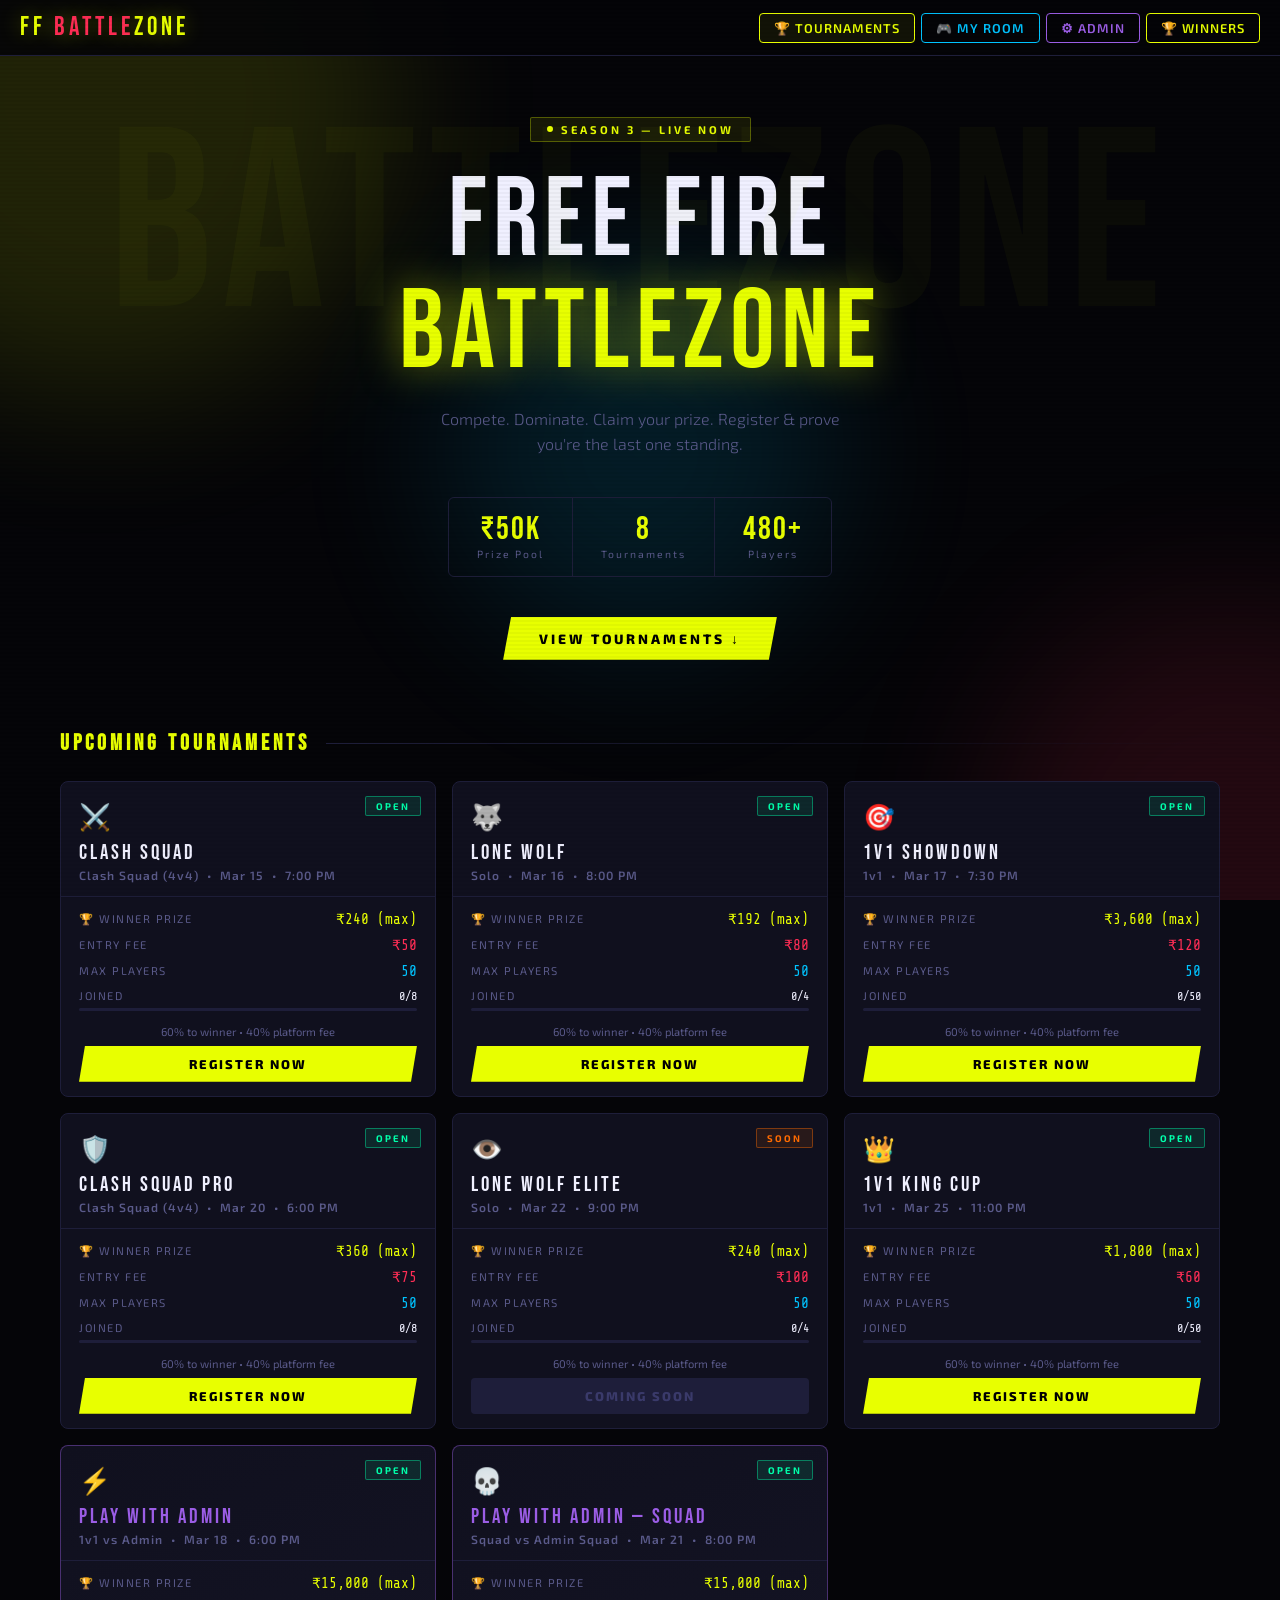
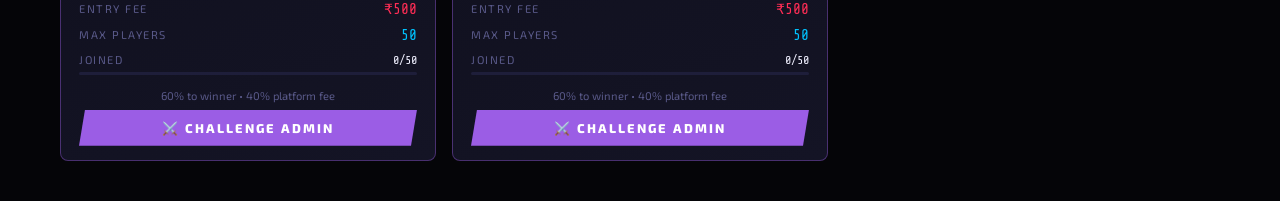
<file: index.html>
<!DOCTYPE html>
<html lang="en">
<head>
<meta charset="UTF-8">
<meta name="viewport" content="width=device-width, initial-scale=1.0">
<title>FF BATTLEZONE</title>
<link href="https://fonts.googleapis.com/css2?family=Bebas+Neue&family=Exo+2:wght@300;400;600;700;800&family=Share+Tech+Mono&display=swap" rel="stylesheet">
<style>
*{margin:0;padding:0;box-sizing:border-box;}
:root{
  --bg:#050508;
  --surface:#0c0c14;
  --card:#10101e;
  --card2:#14142a;
  --border:#1e1e3a;
  --accent:#e8ff00;
  --accent2:#ff2d55;
  --blue:#00c3ff;
  --green:#00ffaa;
  --orange:#ff6b00;
  --purple:#9b5de5;
  --text:#f0f0ff;
  --muted:#5a5a8a;
  --muted2:#3a3a6a;
}
body{background:var(--bg);color:var(--text);font-family:'Exo 2',sans-serif;min-height:100vh;overflow-x:hidden;}

/* scanline overlay */
body::after{content:'';position:fixed;inset:0;background:repeating-linear-gradient(0deg,transparent,transparent 2px,rgba(0,0,0,.03) 2px,rgba(0,0,0,.03) 4px);pointer-events:none;z-index:9999;}

/* animated bg */
.bg-fx{position:fixed;inset:0;z-index:0;overflow:hidden;}
.bg-fx span{position:absolute;border-radius:50%;filter:blur(80px);opacity:.12;}
.bg-fx span:nth-child(1){width:600px;height:600px;background:#e8ff00;top:-200px;left:-200px;animation:drift1 12s ease-in-out infinite alternate;}
.bg-fx span:nth-child(2){width:500px;height:500px;background:#ff2d55;bottom:-200px;right:-200px;animation:drift2 10s ease-in-out infinite alternate;}
.bg-fx span:nth-child(3){width:400px;height:400px;background:#00c3ff;top:50%;left:50%;transform:translate(-50%,-50%);animation:drift3 14s ease-in-out infinite alternate;}
@keyframes drift1{to{transform:translate(100px,100px);}}
@keyframes drift2{to{transform:translate(-80px,-80px);}}
@keyframes drift3{to{transform:translate(60px,-60px);}}

/* NAV */
nav{position:fixed;top:0;left:0;right:0;z-index:1000;height:56px;display:flex;align-items:center;justify-content:space-between;padding:0 20px;background:rgba(5,5,8,.9);border-bottom:1px solid var(--border);backdrop-filter:blur(20px);}
.nav-logo{font-family:'Bebas Neue',sans-serif;font-size:1.6rem;letter-spacing:4px;color:var(--accent);text-shadow:0 0 20px rgba(232,255,0,.4);}
.nav-logo em{color:var(--accent2);font-style:normal;}
.nav-links{display:flex;gap:6px;}
.nav-btn{background:transparent;border:1px solid var(--border);color:var(--muted);padding:6px 14px;border-radius:4px;cursor:pointer;font-family:'Exo 2',sans-serif;font-size:.8rem;font-weight:600;letter-spacing:1px;transition:.2s;text-transform:uppercase;}
.nav-btn:hover,.nav-btn.active{border-color:var(--accent);color:var(--accent);background:rgba(232,255,0,.06);}
.nav-btn.admin-btn{border-color:var(--purple);color:var(--purple);}
.nav-btn.admin-btn:hover{background:rgba(155,93,229,.1);}
.nav-btn.myroom-btn{border-color:var(--blue);color:var(--blue);}
.nav-btn.myroom-btn:hover{background:rgba(0,195,255,.1);}

/* PAGES */
.page{display:none;position:relative;z-index:1;padding-top:56px;min-height:100vh;}
.page.active{display:block;}

/* ── HOME ── */
.hero{text-align:center;padding:60px 20px 50px;position:relative;}
.hero::before{content:'BATTLEZONE';position:absolute;top:20px;left:50%;transform:translateX(-50%);font-family:'Bebas Neue',sans-serif;font-size:clamp(6rem,20vw,18rem);color:rgba(232,255,0,.03);letter-spacing:10px;white-space:nowrap;pointer-events:none;user-select:none;}
.season-tag{display:inline-flex;align-items:center;gap:8px;background:rgba(232,255,0,.08);border:1px solid rgba(232,255,0,.3);color:var(--accent);font-size:.7rem;letter-spacing:3px;padding:5px 16px;border-radius:2px;margin-bottom:24px;font-weight:700;}
.season-tag .dot{width:6px;height:6px;background:var(--accent);border-radius:50%;animation:pulse 1.5s infinite;}
@keyframes pulse{0%,100%{opacity:1}50%{opacity:.3}}
.hero-title{font-family:'Bebas Neue',sans-serif;font-size:clamp(3rem,10vw,7rem);letter-spacing:6px;line-height:1;margin-bottom:8px;}
.hero-title .t1{color:var(--text);}
.hero-title .t2{color:var(--accent);text-shadow:0 0 40px rgba(232,255,0,.5);}
.hero-sub{color:var(--muted);font-size:1rem;font-weight:300;max-width:420px;margin:16px auto 40px;line-height:1.6;}
.hero-stats{display:inline-flex;gap:0;border:1px solid var(--border);border-radius:6px;overflow:hidden;margin-bottom:40px;}
.hstat{padding:16px 28px;text-align:center;border-right:1px solid var(--border);}
.hstat:last-child{border-right:none;}
.hstat-val{font-family:'Bebas Neue',sans-serif;font-size:2rem;color:var(--accent);letter-spacing:2px;line-height:1;}
.hstat-lbl{font-size:.65rem;color:var(--muted);letter-spacing:2px;margin-top:2px;}
.scroll-btn{background:var(--accent);color:#000;border:none;padding:13px 36px;font-family:'Exo 2',sans-serif;font-size:.85rem;font-weight:800;letter-spacing:3px;cursor:pointer;clip-path:polygon(8px 0%,100% 0%,calc(100% - 8px) 100%,0% 100%);transition:.2s;text-transform:uppercase;}
.scroll-btn:hover{background:#fff;transform:translateY(-2px);}

.sec-head{display:flex;align-items:center;gap:16px;margin-bottom:24px;}
.sec-head h2{font-family:'Bebas Neue',sans-serif;font-size:1.4rem;letter-spacing:4px;color:var(--accent);}
.sec-head::after{content:'';flex:1;height:1px;background:linear-gradient(90deg,var(--border),transparent);}

section.wrap{max-width:1200px;margin:0 auto;padding:20px 20px 40px;}

/* CARDS */
.grid{display:grid;grid-template-columns:repeat(auto-fill,minmax(290px,1fr));gap:16px;}
.tcard{background:var(--card);border:1px solid var(--border);border-radius:8px;overflow:hidden;cursor:pointer;transition:.25s;position:relative;}
.tcard::before{content:'';position:absolute;top:0;left:0;right:0;height:2px;background:linear-gradient(90deg,transparent,var(--accent),transparent);opacity:0;transition:.25s;}
.tcard:hover{border-color:rgba(232,255,0,.3);transform:translateY(-4px);box-shadow:0 12px 40px rgba(0,0,0,.5);}
.tcard:hover::before{opacity:1;}
.tcard.admin-card{border-color:rgba(155,93,229,.4);background:linear-gradient(160deg,#10101e,#141425);}
.tcard.admin-card::before{background:linear-gradient(90deg,transparent,var(--purple),transparent);}
.tcard.admin-card:hover{border-color:rgba(155,93,229,.7);box-shadow:0 12px 40px rgba(155,93,229,.2);}

.tc-top{padding:18px 18px 14px;position:relative;border-bottom:1px solid var(--border);}
.tc-badge{position:absolute;top:14px;right:14px;font-size:.6rem;font-weight:700;letter-spacing:2px;padding:3px 10px;border-radius:2px;text-transform:uppercase;}
.badge-open{background:rgba(0,255,170,.1);border:1px solid rgba(0,255,170,.4);color:var(--green);}
.badge-full{background:rgba(255,45,85,.1);border:1px solid rgba(255,45,85,.4);color:var(--accent2);}
.badge-soon{background:rgba(255,107,0,.1);border:1px solid rgba(255,107,0,.4);color:var(--orange);}
.tc-icon{font-size:1.6rem;margin-bottom:8px;display:block;}
.tc-name{font-family:'Bebas Neue',sans-serif;font-size:1.3rem;letter-spacing:3px;color:var(--text);margin-bottom:3px;}
.tcard.admin-card .tc-name{color:var(--purple);}
.tc-mode{font-size:.75rem;color:var(--muted);font-weight:600;letter-spacing:1px;}

.tc-body{padding:14px 18px;}
.tc-row{display:flex;justify-content:space-between;align-items:center;margin-bottom:10px;}
.tc-lbl{font-size:.7rem;color:var(--muted);letter-spacing:1.5px;text-transform:uppercase;}
.tc-val{font-family:'Share Tech Mono',monospace;font-size:.9rem;}
.tc-val.gold{color:var(--accent);}
.tc-val.red{color:var(--accent2);}
.tc-val.purple{color:var(--purple);}

.slots-wrap{margin-bottom:14px;}
.slots-info{display:flex;justify-content:space-between;margin-bottom:5px;}
.slots-bar{height:3px;background:var(--border);border-radius:2px;overflow:hidden;}
.slots-fill{height:100%;border-radius:2px;background:linear-gradient(90deg,var(--accent2),var(--accent));}

.reg-btn{width:100%;background:var(--accent);color:#000;border:none;padding:10px;font-family:'Exo 2',sans-serif;font-size:.8rem;font-weight:800;letter-spacing:2px;cursor:pointer;clip-path:polygon(6px 0%,100% 0%,calc(100% - 6px) 100%,0% 100%);transition:.2s;text-transform:uppercase;}
.reg-btn:hover{background:#fff;}
.reg-btn:disabled{background:var(--border);color:var(--muted2);cursor:not-allowed;clip-path:none;border-radius:4px;}
.reg-btn.purple-btn{background:var(--purple);color:#fff;}
.reg-btn.purple-btn:hover{background:#b47df5;}

/* ── MODAL ── */
.overlay{display:none;position:fixed;inset:0;background:rgba(0,0,0,.85);z-index:2000;align-items:center;justify-content:center;padding:16px;backdrop-filter:blur(8px);}
.overlay.open{display:flex;}
.modal{background:var(--surface);border:1px solid var(--border);border-radius:10px;width:100%;max-width:460px;overflow:hidden;max-height:90vh;display:flex;flex-direction:column;animation:popIn .25s cubic-bezier(.175,.885,.32,1.275);}
@keyframes popIn{from{transform:scale(.9);opacity:0}to{transform:scale(1);opacity:1}}
.modal-hd{padding:18px 22px;border-bottom:1px solid var(--border);display:flex;justify-content:space-between;align-items:center;flex-shrink:0;background:linear-gradient(135deg,rgba(232,255,0,.05),transparent);}
.modal-hd h2{font-family:'Bebas Neue',sans-serif;font-size:1.1rem;letter-spacing:3px;color:var(--accent);}
.modal-x{background:none;border:none;color:var(--muted);font-size:1.4rem;cursor:pointer;line-height:1;padding:2px 6px;}
.modal-x:hover{color:var(--accent2);}
.modal-bd{padding:22px;overflow-y:auto;}

/* FORMS */
.fg{margin-bottom:16px;}
.fg label{display:block;font-size:.7rem;letter-spacing:2px;color:var(--muted);margin-bottom:6px;text-transform:uppercase;}
.fg input,.fg select{width:100%;background:var(--bg);border:1px solid var(--border);color:var(--text);padding:10px 14px;border-radius:4px;font-family:'Exo 2',sans-serif;font-size:.95rem;transition:.2s;}
.fg input:focus,.fg select:focus{outline:none;border-color:var(--accent);box-shadow:0 0 0 2px rgba(232,255,0,.1);}
.fg select option{background:var(--bg);}

/* PAYMENT */
.pay-box{background:var(--bg);border:1px solid var(--border);border-radius:8px;padding:18px;margin-bottom:16px;text-align:center;}
.pay-amount{font-family:'Bebas Neue',sans-serif;font-size:2.5rem;color:var(--accent);letter-spacing:3px;line-height:1;margin:6px 0;}
.qr-wrap{width:160px;height:160px;margin:12px auto;border-radius:8px;overflow:hidden;border:2px solid var(--border);background:var(--border);}
.qr-wrap img{width:100%;height:100%;object-fit:cover;display:block;}
.upi-chip{display:inline-block;font-family:'Share Tech Mono',monospace;font-size:.8rem;color:var(--accent);background:rgba(232,255,0,.08);border:1px solid rgba(232,255,0,.25);padding:6px 14px;border-radius:4px;margin-top:8px;}
.steps{margin-top:14px;text-align:left;}
.step-row{display:flex;gap:10px;align-items:flex-start;margin-bottom:7px;font-size:.82rem;color:var(--muted);}
.step-num{background:var(--accent2);color:#fff;font-size:.65rem;font-weight:700;padding:2px 6px;border-radius:2px;flex-shrink:0;margin-top:2px;}

.sbtn{width:100%;background:var(--accent);color:#000;border:none;padding:12px;font-family:'Exo 2',sans-serif;font-size:.85rem;font-weight:800;letter-spacing:3px;cursor:pointer;border-radius:4px;transition:.2s;text-transform:uppercase;}
.sbtn:hover{background:#fff;}
.sbtn.green{background:var(--green);color:#000;}
.sbtn.muted{background:var(--card2);color:var(--muted);margin-bottom:10px;}
.sbtn.muted:hover{background:var(--border);}

/* SUCCESS / PENDING */
.result-box{text-align:center;padding:10px 0;}
.result-icon{font-size:3.5rem;margin-bottom:12px;}
.result-box h3{font-family:'Bebas Neue',sans-serif;font-size:1.5rem;letter-spacing:3px;margin-bottom:10px;color:var(--accent);}
.result-box p{font-size:.88rem;color:var(--muted);line-height:1.7;}
.pend-tag{display:inline-block;background:rgba(255,107,0,.1);border:1px solid var(--orange);color:var(--orange);font-size:.7rem;letter-spacing:2px;padding:4px 14px;border-radius:2px;margin-top:12px;font-weight:700;}
.reg-id-box{font-family:'Share Tech Mono',monospace;font-size:.85rem;color:var(--blue);background:rgba(0,195,255,.06);border:1px solid rgba(0,195,255,.2);padding:8px 14px;border-radius:4px;margin:12px 0;display:inline-block;}

/* MY ROOM PAGE */
.myroom-wrap{max-width:480px;margin:40px auto;padding:20px;}
.lookup-card{background:var(--card);border:1px solid var(--border);border-radius:10px;padding:28px;}
.lookup-card h2{font-family:'Bebas Neue',sans-serif;font-size:1.5rem;letter-spacing:4px;color:var(--blue);margin-bottom:6px;}
.lookup-card p{font-size:.85rem;color:var(--muted);margin-bottom:22px;line-height:1.5;}
.room-result{background:var(--bg);border:1px solid var(--border);border-radius:8px;padding:20px;margin-top:16px;display:none;}
.room-result.show{display:block;}
.room-status-tag{font-size:.7rem;font-weight:700;letter-spacing:2px;padding:4px 12px;border-radius:2px;display:inline-block;margin-bottom:14px;}
.rst-pending{background:rgba(255,107,0,.1);border:1px solid var(--orange);color:var(--orange);}
.rst-approved{background:rgba(0,255,170,.1);border:1px solid var(--green);color:var(--green);}
.rst-rejected{background:rgba(255,45,85,.1);border:1px solid var(--accent2);color:var(--accent2);}
.room-data-row{display:flex;justify-content:space-between;align-items:center;padding:10px 0;border-bottom:1px solid var(--border);}
.room-data-row:last-child{border-bottom:none;}
.rd-lbl{font-size:.7rem;letter-spacing:2px;color:var(--muted);text-transform:uppercase;}
.rd-val{font-family:'Share Tech Mono',monospace;font-size:1rem;color:var(--accent);}
.rd-val.big{font-size:1.3rem;font-family:'Bebas Neue',sans-serif;letter-spacing:2px;}

/* ADMIN */
.admin-gate{max-width:380px;margin:60px auto;padding:20px;}
.admin-panel-card{background:var(--card);border:1px solid rgba(155,93,229,.3);border-radius:10px;padding:28px;}
.admin-panel-card h2{font-family:'Bebas Neue',sans-serif;font-size:1.4rem;letter-spacing:4px;color:var(--purple);margin-bottom:4px;}
.admin-panel-card p{font-size:.82rem;color:var(--muted);margin-bottom:22px;}
.admin-input{width:100%;background:var(--bg);border:1px solid var(--border);color:var(--text);padding:10px 14px;border-radius:4px;font-family:'Exo 2',sans-serif;font-size:.95rem;margin-bottom:12px;transition:.2s;}
.admin-input:focus{outline:none;border-color:var(--purple);box-shadow:0 0 0 2px rgba(155,93,229,.15);}
.admin-login-btn{width:100%;background:var(--purple);color:#fff;border:none;padding:12px;font-family:'Exo 2',sans-serif;font-size:.85rem;font-weight:800;letter-spacing:3px;cursor:pointer;border-radius:4px;text-transform:uppercase;}
.admin-login-btn:hover{background:#b47df5;}
.err{color:var(--accent2);font-size:.78rem;margin-top:6px;display:none;}
.err.show{display:block;}

.admin-dash{max-width:1100px;margin:0 auto;padding:20px;}
.dash-top{display:flex;justify-content:space-between;align-items:flex-start;margin-bottom:24px;flex-wrap:wrap;gap:12px;}
.dash-top h2{font-family:'Bebas Neue',sans-serif;font-size:1.6rem;letter-spacing:4px;color:var(--purple);}
.logout-btn{background:none;border:1px solid rgba(255,45,85,.4);color:var(--accent2);padding:7px 16px;border-radius:4px;cursor:pointer;font-family:'Exo 2',sans-serif;font-size:.8rem;font-weight:700;letter-spacing:1px;text-transform:uppercase;}
.logout-btn:hover{background:rgba(255,45,85,.1);}

.astats{display:flex;gap:12px;flex-wrap:wrap;margin-bottom:22px;}
.ast{background:var(--card);border:1px solid var(--border);border-radius:6px;padding:14px 20px;flex:1;min-width:100px;}
.ast-n{font-family:'Bebas Neue',sans-serif;font-size:2rem;letter-spacing:2px;line-height:1;}
.ast-n.y{color:var(--accent);}
.ast-n.o{color:var(--orange);}
.ast-n.g{color:var(--green);}
.ast-n.r{color:var(--accent2);}
.ast-l{font-size:.65rem;letter-spacing:2px;color:var(--muted);margin-top:2px;}

.filters{display:flex;gap:8px;flex-wrap:wrap;margin-bottom:16px;}
.fbtn{background:var(--card);border:1px solid var(--border);color:var(--muted);padding:6px 16px;border-radius:20px;font-size:.75rem;font-weight:600;cursor:pointer;letter-spacing:1px;transition:.2s;text-transform:uppercase;}
.fbtn:hover,.fbtn.on{border-color:var(--accent);color:var(--accent);background:rgba(232,255,0,.06);}

.tbl-wrap{background:var(--card);border:1px solid var(--border);border-radius:8px;overflow:hidden;overflow-x:auto;}
table{width:100%;border-collapse:collapse;}
th{background:rgba(155,93,229,.08);padding:11px 14px;font-size:.65rem;letter-spacing:2px;color:var(--muted);text-align:left;white-space:nowrap;text-transform:uppercase;font-weight:700;}
td{padding:11px 14px;border-top:1px solid var(--border);font-size:.85rem;vertical-align:middle;white-space:nowrap;}
tr:hover td{background:rgba(255,255,255,.015);}
.mono{font-family:'Share Tech Mono',monospace;font-size:.75rem;color:var(--muted);}
.sp{display:inline-block;font-size:.65rem;font-weight:700;letter-spacing:1px;padding:3px 9px;border-radius:2px;text-transform:uppercase;}
.sp-p{background:rgba(255,107,0,.1);border:1px solid rgba(255,107,0,.4);color:var(--orange);}
.sp-a{background:rgba(0,255,170,.1);border:1px solid rgba(0,255,170,.4);color:var(--green);}
.sp-r{background:rgba(255,45,85,.1);border:1px solid rgba(255,45,85,.4);color:var(--accent2);}
.act-btn{background:none;border:1px solid;padding:4px 10px;border-radius:3px;font-size:.7rem;font-family:'Exo 2',sans-serif;font-weight:700;cursor:pointer;letter-spacing:1px;transition:.2s;margin-right:4px;text-transform:uppercase;}
.ab-g{border-color:var(--green);color:var(--green);}
.ab-g:hover{background:var(--green);color:#000;}
.ab-r{border-color:var(--accent2);color:var(--accent2);}
.ab-r:hover{background:var(--accent2);color:#fff;}
.empty{text-align:center;padding:48px;color:var(--muted);}
.empty .ei{font-size:2.5rem;margin-bottom:8px;}

/* deliver modal */
.deliver-modal .modal-hd h2{color:var(--green);}
.di-input{width:100%;background:var(--bg);border:1px solid var(--border);color:var(--text);padding:11px 14px;border-radius:4px;font-family:'Share Tech Mono',monospace;font-size:1rem;margin-bottom:10px;transition:.2s;}
.di-input:focus{outline:none;border-color:var(--green);box-shadow:0 0 0 2px rgba(0,255,170,.1);}

/* notif */
.notif{position:fixed;top:65px;right:16px;background:var(--card);border-left:3px solid var(--green);border-radius:4px;padding:11px 18px;font-size:.85rem;z-index:9000;animation:nfx 3s forwards;box-shadow:0 4px 20px rgba(0,0,0,.5);}
.notif.err{border-color:var(--accent2);}
@keyframes nfx{0%{opacity:0;transform:translateX(30px)}12%{opacity:1;transform:translateX(0)}80%{opacity:1}100%{opacity:0}}
</style>
</head>
<body>
<div class="bg-fx"><span></span><span></span><span></span></div>

<!-- NAV -->
<nav>
  <div class="nav-logo">FF <em>BATTLE</em>ZONE</div>
  <div class="nav-links">
    <button class="nav-btn active" id="nb-home" onclick="gotoPage('home')">🏆 Tournaments</button>
    <button class="nav-btn myroom-btn" id="nb-myroom" onclick="gotoPage('myroom')">🎮 My Room</button>
    <button class="nav-btn admin-btn" id="nb-admin" onclick="gotoPage('admin-gate')">⚙ Admin</button>
    <button class="nav-btn" id="nb-winners" onclick="gotoPage('winners')" style="border-color:var(--accent);color:var(--accent);">🏆 Winners</button>
  </div>
</nav>

<!-- ═══ WINNERS PAGE ═══ -->
<div id="page-winners" class="page">
  <div style="max-width:700px;margin:40px auto;padding:20px;">
    <div class="sec-head" style="margin-bottom:24px;"><h2>🏆 Hall of Winners</h2></div>
    <div id="winners-list"></div>
  </div>
</div>

<!-- ═══ HOME ═══ -->
<div id="page-home" class="page active">
  <div class="hero">
    <div class="season-tag"><span class="dot"></span> SEASON 3 — LIVE NOW</div>
    <div class="hero-title"><div class="t1">FREE FIRE</div><div class="t2">BATTLEZONE</div></div>
    <p class="hero-sub">Compete. Dominate. Claim your prize. Register & prove you're the last one standing.</p>
    <div class="hero-stats">
      <div class="hstat"><div class="hstat-val">₹50K</div><div class="hstat-lbl">Prize Pool</div></div>
      <div class="hstat"><div class="hstat-val">8</div><div class="hstat-lbl">Tournaments</div></div>
      <div class="hstat"><div class="hstat-val">480+</div><div class="hstat-lbl">Players</div></div>
    </div><br>
    <button class="scroll-btn" onclick="document.getElementById('t-section').scrollIntoView({behavior:'smooth'})">View Tournaments ↓</button>
  </div>
  <section class="wrap" id="t-section">
    <div class="sec-head"><h2>Upcoming Tournaments</h2></div>
    <div class="grid" id="t-grid"></div>
  </section>
</div>

<!-- ═══ MY ROOM ═══ -->
<div id="page-myroom" class="page">
  <div class="myroom-wrap">
    <div class="lookup-card">
      <h2>🎮 My Room ID</h2>
      <p>Enter your Registration ID to check your payment status and get your Room ID &amp; Password — shared here on the app only.</p>
      <div class="fg">
        <label>Your Registration ID</label>
        <input class="admin-input" id="lookup-id" placeholder="e.g. FF1710000000000" />
      </div>
      <button class="sbtn" style="background:var(--blue);color:#000;" onclick="lookupReg()">CHECK STATUS →</button>
      <div id="room-result" class="room-result"></div>
    </div>
  </div>
</div>

<!-- ═══ ADMIN GATE ═══ -->
<div id="page-admin-gate" class="page">
  <div class="admin-gate">
    <div class="admin-panel-card">
      <h2>⚙ Admin Access</h2>
      <p>Enter your credentials to access the admin dashboard.</p>
      <input class="admin-input" id="ai" type="text" placeholder="Admin ID" />
      <input class="admin-input" id="ap" type="password" placeholder="Password" />
      <div class="err" id="login-err">❌ Invalid credentials. Try again.</div>
      <button class="admin-login-btn" onclick="adminLogin()">Login →</button>
      <p style="text-align:center;font-size:.72rem;color:var(--muted2);margin-top:14px;">Default: <b style="color:var(--purple)">admin</b> / <b style="color:var(--purple)">ff2024</b></p>
    </div>
  </div>
</div>

<!-- ═══ ADMIN DASHBOARD ═══ -->
<div id="page-admin" class="page">
  <div class="admin-dash">
    <div class="dash-top">
      <div><h2>⚙ Admin Dashboard</h2><p style="font-size:.8rem;color:var(--muted);">Verify payments & deliver Room IDs in-app</p></div>
      <div style="display:flex;gap:10px;flex-wrap:wrap;">
        <button onclick="openWinnerModal()" style="background:linear-gradient(135deg,var(--accent),#ffb300);color:#000;border:none;padding:8px 18px;border-radius:4px;font-family:'Exo 2',sans-serif;font-size:.8rem;font-weight:800;letter-spacing:2px;cursor:pointer;text-transform:uppercase;">🏆 Declare Winner</button>
        <button class="logout-btn" onclick="adminLogout()">Logout</button>
      </div>
    </div>
    <div class="astats" id="astats"></div>

    <!-- EARNINGS BREAKDOWN -->
    <div style="background:var(--card);border:1px solid rgba(0,255,170,.2);border-radius:8px;overflow:hidden;margin-bottom:20px;">
      <div style="padding:12px 16px;background:rgba(0,255,170,.05);border-bottom:1px solid var(--border);display:flex;align-items:center;gap:8px;">
        <span style="font-size:.7rem;letter-spacing:3px;color:var(--green);font-weight:700;">💰 EARNINGS BREAKDOWN BY TOURNAMENT</span>
      </div>
      <div id="tour-breakdown"></div>
    </div>
    <div class="filters">
      <button class="fbtn on" onclick="filterReg('all',this)">All</button>
      <button class="fbtn" onclick="filterReg('pending',this)">Pending</button>
      <button class="fbtn" onclick="filterReg('approved',this)">Approved</button>
      <button class="fbtn" onclick="filterReg('rejected',this)">Rejected</button>
    </div>
    <div class="tbl-wrap">
      <table><thead><tr>
        <th>Reg ID</th><th>Player</th><th>FF UID</th><th>UPI ID</th><th>Tournament</th><th>Fee</th><th>UTR Ref</th><th>Time</th><th>Status</th><th>Room ID</th><th>Action</th>
      </tr></thead><tbody id="atbody"></tbody></table>
      <div id="aempty" class="empty" style="display:none;"><div class="ei">📋</div><p>No registrations found</p></div>
    </div>
  </div>
</div>

<!-- REGISTER MODAL -->
<div class="overlay" id="reg-overlay">
  <div class="modal">
    <div class="modal-hd"><h2 id="reg-title">Register</h2><button class="modal-x" onclick="closeReg()">×</button></div>
    <div class="modal-bd" id="reg-body"></div>
  </div>
</div>

<!-- DELIVER MODAL -->
<div class="overlay" id="del-overlay">
  <div class="modal deliver-modal">
    <div class="modal-hd"><h2>Deliver Room ID</h2><button class="modal-x" onclick="closeDel()">×</button></div>
    <div class="modal-bd">
      <p style="font-size:.82rem;color:var(--muted);margin-bottom:14px;">Approving: <b id="del-name" style="color:var(--text)"></b></p>
      <input class="di-input" id="del-rid" placeholder="Room ID (e.g. 834920)" />
      <input class="di-input" id="del-rpass" placeholder="Room Password" />
      <button class="sbtn green" onclick="deliverRoom()">✅ Approve & Deliver In-App</button>
    </div>
  </div>
</div>

<!-- DECLARE WINNER MODAL -->
<div class="overlay" id="winner-overlay">
  <div class="modal">
    <div class="modal-hd" style="background:linear-gradient(135deg,rgba(232,255,0,.1),rgba(255,215,0,.05));"><h2 style="color:var(--accent);">🏆 Declare Winner</h2><button class="modal-x" onclick="closeWinner()">×</button></div>
    <div class="modal-bd">
      <p style="font-size:.82rem;color:var(--muted);margin-bottom:6px;">Tournament: <b id="w-tourname" style="color:var(--accent)"></b></p>
      <p style="font-size:.78rem;color:var(--muted);margin-bottom:18px;">Prize Pool: <b id="w-prize" style="color:var(--green)"></b></p>
      <div class="fg">
        <label>Winner's Registration ID or Player Name</label>
        <input class="di-input" id="w-search" placeholder="Type Reg ID or player name..." oninput="filterWinnerList()" />
      </div>
      <div id="w-list" style="max-height:200px;overflow-y:auto;margin-bottom:16px;border:1px solid var(--border);border-radius:6px;"></div>
      <div id="w-selected" style="display:none;background:rgba(232,255,0,.06);border:1px solid rgba(232,255,0,.25);border-radius:6px;padding:14px;margin-bottom:16px;">
        <div style="font-size:.7rem;letter-spacing:2px;color:var(--muted);margin-bottom:6px;">SELECTED WINNER</div>
        <div id="w-sel-name" style="font-family:'Bebas Neue',sans-serif;font-size:1.3rem;letter-spacing:2px;color:var(--accent);"></div>
        <div id="w-sel-uid" style="font-size:.78rem;color:var(--muted);margin-top:2px;"></div>
      </div>
      <div class="fg">
        <label>Prize to Send Winner ✅ (60% — auto calculated)</label>
        <input class="di-input" id="w-amount" placeholder="Auto-calculated" type="number" style="color:var(--green);" /></div>
      <div class="fg">
        <label>Winner's UPI ID (to send prize)</label>
        <input class="di-input" id="w-upi" placeholder="e.g. winner@okaxis" />
      </div>
      <button class="sbtn" style="background:linear-gradient(135deg,var(--accent),#ffb300);color:#000;" onclick="declareWinner()">🏆 Declare Winner & Notify In-App</button>
    </div>
  </div>
</div>

<script>
// ── CONFIG ──────────────────────────────────────────────
const ADMIN_CREDS = {id:'admin', pass:'ff2024'};
const QR_B64 = '/9j/4AAQSkZJRgABAQAAAQABAAD/2wCEAAYGBgYHBgcICAcKCwoLCg8ODAwODxYQERAREBYiFRkVFRkVIh4kHhweJB42KiYmKjY+NDI0PkxERExfWl98fKcBBgYGBgcGBwgIBwoLCgsKDw4MDA4PFhAREBEQFiIVGRUVGRUiHiQeHB4kHjYqJiYqNj40MjQ+TERETF9aX3x8p//CABEIBkAEgAMBIgACEQEDEQH/xAAyAAEAAgMBAQAAAAAAAAAAAAAABQYCBAcDAQEBAQADAQAAAAAAAAAAAAAAAAEDBAUC/[base64]/s9TDWz8TcuXPrymwKVC31CPlriMiaI+oDzkNCLlo70FUntRO4eMfpWKNSVrm4bEVKV0mMN/SJf1rljqHV6wxs7nlCVs+Oztw3KbcK+xGPjCSyrZcK7NQtbPjrzcacxVZkkdTOsVIeu7qRLZVe0VES1Pt5lFylVLLq+sUbupozceW/E5VNaO9VCwbertAAAAAAAAAAAAAAAAAAAAAAAAAAAAAAAAAAEDEWmOiA8p7BYH7L6Bre/jJH35hqn3yzzPG7VC6p7ClQt9QizVm0wJZKvKQ5YatdKWXSCnYKvff0JYp8zJR8b3vU5is42SjYsertatV+1VW1RTLnTLmMcqtUp4e+4VW2VizxoxNr1q1ZCIiYuFdm4SpGRjpEhcscowz8/[base64]/aDidqsh7EnFTOlXyU09wREv4FOuNZtsBQAAAAAAAAAAAAAAAAAAAAAAAAAAAAAAAAADW2RSsbbWY03jkvr5YYmWL6Yy21ZE+/[base64]/[base64]/[base64]/[base64]/Y1+o836QZmJk8fp6gMMDU53f6Sa3RKJfTfAePw5zr7/[base64]/[base64]/[base64]/mHTxSrrSivyEfIHRQc+i5SLJy888sxO8zt8SV20a00TmOQ5ZjYcSAT4gE+IBPiAT4gE+IBPiAT4hOo0y5gAAGAsAAAAAAAAAAAAAAAAAAAzEoAAAAAAAAAAAFSq9pq58ffgvdEvRNgA53HSEeWC60m7AAAAFIgZ6CPj6PnROedEJAAHMtfZ1z4+/D26fzDp4pV1pZXpDQkDogOfRcpFg+nzp3MumGwAAAAAAAAAAAAADAWAAAAAAAAAAAAAAAAAAAZiUABzTpfLjO20u4lk19jWOdPAe7wHu8B7vAe7wHvlrZHUcsch5+g0ecdO5iPXyHu8B7vAffgZevgPd4D3tNPtpaPP08jmzx+F3moecPN6Dz9AAAw+egqdWttSPbp/MOnj59Hn9zAHPouUiyau9KvJ5896NzMxstTtBbccsTmuPlie7wHu8B7vAe7wHu8B03Y1tkAAAAAwFgAAAAAAAAAAAAAAAAAAGYlAAcu6jy485iHFr8a0AJ/[base64]/gOofeXifhrlOHMPHofPBfqD9OoQtJnSIdOHK/mxrlmtfLvp0rnnzpxzHz6lSiv8A35IGs6cI6RB5xVEOoc28PgzwtBXvXpIAqEB04c9v2tzg6hQoz4JiHHUXLx1By8dQcvHUPTl3UQAADAWAAAAAAAAAAAAAAAAAAAZiUABy7qPLjzA29TbOlAKzHli59ZZQo3SY+JLlXorZKvld/[base64]/[base64]/[base64]/p6AKLGFzonr5AC0Vf0OouZDprmQmq7cp4590bz9AUYvLmUwXUHNtPqPw5etlTPTqPLuogAAGAsAAAAAAAAAAAAAAAAAAAzEoAArJZlYFnVj1LEACL590HnwLEV2xbAtasCreVpFWScYHpZiqrUKqtWoQACw7Jq3WEmxzDp/MDxJUi7X62Q+fQAAAAArtO6nXylJWKAF3pE4XlWNgnwc+i5SLDdnSqrVWTzJMjFqwKw+/C6WGiyZZ1YFnoEx5lVmpAWtWBZ2ORW6d0SFKz1Gq2oAAAwFgAAAAAAAAAAAAAAAAAAGYlAAcu6jzM1ntgYbeptHS2AzBF8+6Dz4dJ5t0k3K9YYEpGXpkdLyxyKlV7RVzZ6ZzPpgAjJOMOeg6PvRciZsBnzDpXNTxs9YvxKZgAA8/GveMEz6QLxhtisTPvPvD3mAqVX6LQTwew8XsPGQ1d86ADn0XMxhLXmlXUcz6Zzg0bRXbKWrHLE5djsYniyxD76nj0GiXcmIeVhyivYdG2dHbMwAAAAYCwAAAAAAAAAAAAAAAAAADMSgAAKfcKgVkGTEX6Xh5gi+fdB58Ok826SbgAAKlV7RVzZ6ZzPpgAjJOMOeg+/cRkxGWIb/RadcgB8+w/vxq/dTHo6nt5+eXOx5DUnzz3NPF3dyw1TZy7FmGxzXj7eB7gAAAAAAAAApdesVdN7o/OOjig36gEXMwk0XsHNtXZ1Cz26oW8AAAAwFgAAAAAAAAAAAAAAAAAAGYlAAU25cuJ2M0Q9/DbLYnh4e4RfPug8+E3CCwq8LD9ruR1NjkaGhPCvRlt5iWFXhYfStShY08OaasjHAH2407qJoSXj7AHlWtzS6Gpjj9xz4vmePpz/AC2PCS423lo70dq9rw+/N7o57CNvivH28T2Ar1hpR9V4WFXh0rbjJMj63NUQsNx5b0494iXrJo51v1OoApldsVdN7o/OOjiJlhA7UoAOa6m3qG9J14WO5cu6iAAAYCwAAAAAAAAAAAAAAAAAADMSgAOe9CHOnRRzrZvgA1vOowpeKv7X8506KOdOijnX3og+fQA8aB0Uc6dFHOty8xh7Obia1bvvHNNW70g+9R5d1E8/fw9wCrYbWp1dH5j9y8eX1nxZsbRx+54xvp57299tMXM7ukGXTau1XCX3OYdPFUtY506KOdOijQ3whaJe6IL/AEAdIrtZD18vU6gCmV2xV03uj846OAAAc11NvUAPTqPLuogAAGAsAAAAAAAAAAAAAAAAAAAzEoAAoRfXPx0Bz8dAc/HrC+3iS1/5fIHQHP7ubJDkw5+OgOfjoDn46Ao15BVC1xlS2iAdCHrvUfXLFSN3SPvUeWyZfvTn9zN0GvXLXjnxVGVx+a3rL0+uB0H37K7Pmp+tndKhl0wpRrnqFB6fGyQKuWhz8dAc/[base64]/l6+QBs9M5n0wARknGHPQdH3tHeAAFUtdUK3euf+p1BXrCAAAACDNui464AAu9Iu5PAAAAcz6ZzM1gPXy9TqAKZXbFXTe6Pzjo4oF/oBEgA6Zs62yAAAAAYCwAAAAAAAAAAAAAAAAAADMSgAAKtaagQexG7Z0JsD59AABBTteKq1R9+ABs9M5n0wU25UYjd+GlC8tgUHS9442mqNvo/LuomdUtdUKqBLRIvcty73OnKVbz2eOR90pCDK/D/AD6dF98/U12wNdsDX9/[base64]/DP7c545c6iOXYdU54RuWM6QzqI5U9/AAAXSl/TqX3lsgdDBz6LlIs+5y96OXOojl1kttZLI5cOouXDqLlw6i5cOo0GM+HyZhvp1Jy4bmr0bbKhba7UDqX3mHTwAADAWAAAAAAAAAAAAAAAAAAAZiUABy7qPLjzuNOlDoOtVsitLoKW39Alr/[base64]/mHTwAAACFol7ogAtFXtBbccsTl2OWIAA6Dz7oJKQ8xDlCAAB6dR5d1EAAAwFgAAAAAAAAAAAAAAAAAAGYlAAcu6jy487jTriWTW2dY5mCQ94gSMcCTjBL79ZsRPfJYUPGN8i2ycdZiFrd35iS83Tb2esfZYw56AAD7eqL1Eja9dqoVX28dgu/2VEUlRAQFt52S8b5Bsa4l0QMsQA9un8w6eKxZ6Ua25XJA6KCoaGEWb+gC8Ufpxo7W2GOWJy7HLEAAdB590ElPP0EUlRFJUU6t3GnHp1Hl3UQAADAWAAAAAAAAAAAAAAAAAAAZiUABy7qPLjzuNOuJZNbZ1jmYAAEpF9JKfvW6vG1jQxngFhnaCLzX4/phQ7VJBGScYc9BKetu3ihr4KHYprmBeK/Ah6+Qvv2gi/KCLrB+HQyhxfUOekZs608eS+Chr4KGvgotileXF9q8SG5pi/[base64]/[base64]/EvDy8OUNmMAAenUeXdRAAAMBYAAAAAAAAAAAAAAAAAABmJQAHLuo8uPO31C4ljfR8fR8fR8fR8fR8rtjrxS8scjqOWORVKxZauZsBmwGfzEAdH3tHeIGkXekDPAZ2mp20s/hseRzP5j8L1Nwc4Pn0fPoAAc11/[base64]/[base64]/[base64]/[base64]/oAA5lr7Gue/[base64]/A0tPc1Enq/YY1ZHwx9j08faMMs0Skls+sEsxsxO8eCLk094uR0l95GH3Ty3IWbNLPCLLLH+2ge8lGZHvrasse/jG6xuSvyCJXV0Z88/WAlDWkPCIJvW05k8NWNsx5+sBImj839BN3f8AsYujYa9YSCm4LySyV6VhCy5V6bXS99XFJGO8Jwz1tXTXblPGMPKbr+STnltRipOG2j29IjySc8veKWR0dGYNtrbIAABgLAAAAAAAAAAAAAAAAAAAMxKAAjpEam3C/DHCd0CSB8hprRN7w98CO1JTUSWg8txdzJoG/GSeqZxE3okjAz0ceW7hsmnGbBNvDd811PbP0I/[base64]/ibelJQlek9Fyh4xktBk/ATsCbWvsbsRcntKgJ+AnxFSMKYyev7xHTcFNEX5+2uWCBnISp4AAAAAAAAAAAAAAAAAAAAAAAAAAAAAAAAAAAHnGS4jpEIzKRGEVMCM3fYePntDHINXHcGnqS4xyCK8t/2NTeyER6SYxhZTVJDIGnuBp7gae4PLTkRp7gae4GMTMCM3fYeGOyMIeU0yQzBpboh5P1Gt7ZgDT3ARcoIvd9xWd/[base64]//xAAC/[base64]/umPnulM8HMtFsGlX0/[base64]/xAAC/9oADAMBAAIAAwAAABD/AP8A/wD/AP8A/wD/AP8A/wD/AP8A/wD/AP8A/wD/AP8A/wD/AP8A/wD/AP8A/wD/AP8A/wD/AP8A/wD/AP8A/wD/AP8A/wD/AP8A/wD/AP8A/wD/AP8A/wD/AP8A/wD/AP8A/wD/AP8A/wD/AP8A/wD/AP8A/wD/AP8A/wD/AP8A/wD/AP8A/wD/AP8A/wD/AP8A/wD/AP8A/wD/AP8A/wD/AP8A/wD/AP8A/wD/AP8A/wD/AP8A/wD/AP8A/wD/AP8A/wD/AP8A/wD/AP8A/wD/AP8A/wD/AP8A/wD/AP8A/wD/AP8A/wD/AP8A/wD/AP8A/wD/AP8A/wD/AP8A/wD/AP8A/wD/AP8A/wD/AP8A/wD/AP8A/wD/AP8A/wD/AP8A/wD/AP8A/wD/AP8A/wD/AP8A/wD/AP8A/wD/AP8A/wD/AP8A/wD/AP8A/wD/AP8A/wD/AP8A/wD/AP8A/wD/AP8A/wD/AP8A/wD/AP8A/wD/AP8A/wD/AP8A/wD/AP8A/wD/AP8A/wD/AP8A/wD/AP8A/wD/AP8A/wD/AP8A/wD/AP8A/wD/AP8A/wD/AP8A/wD/AP8A/wD/AP8A/wD/AP8A/wD/AP8A/wD/AP8A/wD/AP8A/wD/AP8A/wD/AP8A/wD/AP8A/wD/AP8A/wD/AP8A/wD/AP8A/wD/AP8A/wD/AP8A/wD/AP8A/wD/AP8A/wD/AP8A/wD/AP8A/wD/AP8A/wD/AP8A/wD/AP8A/wD/AP8A/wD/AP8A/wD/AP8A/wD/AP8A/wD/AP8A/wD/AP8A/wD/AP8A/wD/AP8A/wD/AP8A/wD/AP8A/wD/AP8A/wD/AP8A/wD/AP8A/wD/AP8A/wD/AP8A/wD/AP8A/wD/AP8A/wD/AP8A/wD/AP8A/wD/AP8A/wD/AP8A/wD/AP8A/wD/AP8A/wD/AP8A/wD/AP8A/wD/AP8A/wD/AP8A/wD/AP8A/wD/AP8A/wD/AP8A/wD/AP8A/wD/AP8A/wD/AP8A/wD/AP8A/wD/AP8A/wD/AP8A/wD/AP8A/wD/AP8A/wD/AP8A/wD/AP8A/wD/AP8A/wD/AP8A/wD/AP8A/wD/AP8A/wD/AP8A/wD/AP8A/wD/AP8A/wD/AP8A/wD/AP8A/wD/AP8A/wD/AP8A/wD/AP8A/wD/AP8A/wD/AP8A/wD/AP8A/wD/AP8A/wD/AP8A/wD/AP8A/wD/AP8A/wD/AP8A/wD/AP8A/wD/AP8A/wD/AP8A/wD/AP8A/wD/AP8A/wD/AP8A/wD/AP8A/wD/AP8A/wD/AP8A/wD/AP8A/wD/AP8A/wD/AP8A/wD/AP8A/wD/AP8A/wD/AP8A/wD/AP8A/wD/AP8A/wD/AP8A/wD/AP8A/wD/AP8A/wD/AP8A/wD/AP8A/wD/AP8A/wD/AP8A/wD/AP8A/wD/AP8A/wD/AP8A/wD/AP8A/wD/AP8A/wD/AP8A/wD/APyKcTc//wD/AP8A/wD/AP8A/wD/AP8A/wD/AP8A/wD/AP8A/wD/AP8A/wD/AP8A/wD/AP8A/wD/AP8A/wD/AP8A/wD/AP8A/wD/AP8A/wD/AP8A/wD/AP8A/wD/AP8A/wD/AP8A/wAKIBOBPv7HP/u3/wD+r/8A/wD/AP8A/wD7H/8A/wD/AP8A/wD/AP8A/wD/AP8A/wD/AP8A/wD/AP8A/wD/AP8A/wD/AP8A/wD/AP8A/wD/AP8A/wD/AP8A/wD/AP0bJgKCC/8A4K9L1GZ567ziwZCarwaaQpxjzQrTx/8A/wD/AP8A/wD/AP8A/wD/AP8A/wD/AP8A/wD/AP8A/wD/AP8A/wD/AP8A/wD/AP8A/jwgI84p/wDjkuvBPpKq/vqMKuJlPhqvyqvlvCpv/wD/AP8A/wD/AP8A/wD/AP8A/wD/AP8A/wD/AP8A/wD/AP8A/wD/AP8A/wD/AP8A/wD/ALU84MI0/wCPwquAAsqr/NLBhqguNnCLtErmN7zv/wD/AP8A/wD/AP8A/wD/AP8A/wD/AP8A/wD/AP8A/wD/AP8A/wD/AP8A/wD/AP8A/wD/AP38UMd//wD/AP8A/wD/AP8A/wD/AP8A/wD/AP8A/wD/AP8A/wD/AP8A/wD/AP8AwX//AP8A/wD/AP8A/wD/AP8A/wD/AP8A/wD/AP8A/wD/AP8A/wD/AP8A/wD/AP8A/wD/AP8A++y7z/8A/wD/AP8A/wD/AP8A/wD/AP8A/wD/AP8A/wD/AP8A/wD/AP8A/wD/AP8A/wD/AP8A/wD/AP8A/wD/AP8A/wD/AP8A/wD/AP8A/wD/AP8A/wD/AP8A/wD/AP8A/wD/AP8A/wD/AP8A/wD/AP8A/wD/AP8A/wD/AP8A/wD/AP8A/wD/AP8A/wD/AP8A/wD/AP8A/wD/AP8A/wD/AP8A/wD/AP8A/wD/AP8A/wD/AP8A/wD/AP8A/wD/AP8A/wD/AP8A/wD/AP8A/wD/AP8A/wD/AP8A/wD/AP8A/wD/AP8A/wD/AP8A/wD/AP8A/wD/AP8A/wD/AP8A/wD/AP8A/wD/AP8A/wD/AP8A/wD/AP8A/wD/AP8A/wD/AP8A/wD/AP8A/wD/AP8A/wD/AP8A/wD/AP8A/wD/AP8A/wD/AP8A/wD/AP8A/wD/AP8A/wD/AP8A/wD/AP8A/wD/AP8A/wD/AP8A/wD/AP8A/wD/AP8A/wD/AP8A/wD/AP8A/wD/AP8A/wD/AP8A/wD/AP8A/wD/AP8A/wD/AP8A/wD/AP8A608888888888888888888888888888888888888888888882/wD/AP8A/wD/AP8A/wD/AP8A/wD/AP8A/wD/AP8A/wD+5fPPPPPPPPPPPPPPPPPPPPPPPPPPPPPPPPPPPPPPPPPPPPPPPOd//wD/AP8A/wD/AP8A/wD/AP8A/wD/AP8A/wD/APd88888888888888888888888888888888888888888888888888p//AP8A/wD/AP8A/wD/AP8A/wD/AP8A/wD/AP8A/wA888888888888888888888888888888888888888888888888888//AP8A/wD/AP8A/wD/AP8A/wD/AP8A/wD/AP8A/wA884MMMMMMMY88UosMMM48888c888880Mc88c8o8kMMMMMMM0888//AP8A/wD/AP8A/wD/AP8A/wD/AP8A/wD/AP8A/wA88oo88888oo8888888cwss0U088888M8s8088o8UU88888cU888//AP8A/wD/AP8A/wD/AP8A/wD/AP8A/wD/AP8A/wA88oo888848o88884880w8oUU8848088888088o8U808880UU888//AP8A/wD/AP8A/wD/AP8A/wD/AP8A/wD/AP8A/wA88ooo88888o884w48cwg8488ww88Qw0448888o8U88888UUU888//AP8A/wD/AP8A/wD/AP8A/wD/AP8A/wD/AP8A/wA88ooo88888o88EYsM8Ec8Y8EMc8YEMkM8Mc88o8U88888UUU888//AP8A/wD/AP8A/wD/AP8A/wD/AP8A/wD/AP8A/wA88ooo88888o88UsMM0U08o8Uc8soU0c4MMMMIo8U88888UUU888//AP8A/wD/AP8A/wD/AP8A/wD/AP8A/wD/AP8A/wA88oo8MMMc8o88U888McU8o8UMMc8cc8cs888so8U8sMMMcUU888//AP8A/wD/AP8A/wD/AP8A/wD/AP8A/wD/AP8A/wA88oowwwww0o88U408w0U8swcww88888408008o8U4wwwwwUU888//AP8A/wD/AP8A/wD/AP8A/wD/AP8A/wD/AP8A/wA88o8888888o08cs48UUc8oUc088scc888880oo8U8888888U888//AP8A/wD/AP8A/wD/AP8A/wD/AP8A/wD/AP8A/wA88488888884848o88cc8480Yww88Q0840884088088888888888//AP8A/wD/AP8A/wD/AP8A/wD/AP8A/wD/AP8A/wA88ooo88888o8M0s88888840EMc88MU8sM88MI48U88888U88888//AP8A/wD/AP8A/wD/AP8A/wD/AP8A/wD/AP8A/wA88o888U08Mcc8Uos888884M088888s0888scosMMUcs88c88888//AP8A/wD/AP8A/wD/AP8A/wD/AP8A/wD/AP8A/wA88o88M0U88c88sMY888884MEcoIMUsUI4MUkY4MckMYoMMMo888//AP8A/wD/AP8A/wD/AP8A/wD/AP8A/wD/AP8A/wA88o8o84Yw4kw88o08888084c404wU48408888oww8wwwww8U888//AP8A/wD/AP8A/wD/AP8A/wD/AP8A/wD/AP8A/wA88o8o8ccs448Y888808U4o848o48808888888848088888UU888//AP8A/wD/AP8A/wD/AP8A/wD/AP8A/wD/AP8A/wA88o8888888888U888UU88o8U8o8888888888888U88888UUU888//AP8A/wD/AP8A/wD/AP8A/wD/AP8A/wD/AP8A/wA88so8808o8880c888c8EM4kU8osMMMMYs8884Mc8Ucs88M0c888//AP8A/wD/AP8A/wD/AP8A/wD/AP8A/wD/AP8A/wA88o8o80U88o888o8888s888U008888cc888cs4McU8s88U8U888//AP8A/wD/AP8A/wD/AP8A/wD/AP8A/wD/AP8A/wA88Q8884wwkwQ08sw88Qw84gcsssw08Ugg8w884wwYU8w8YcU888//AP8A/wD/AP8A/wD/AP8A/wD/AP8A/wD/AP8A/wA888ww88U40w884w08wcU4oc88888s08s488w0808ww00w0Qc888//AP8A/wD/AP8A/wD/AP8A/wD/AP8A/wD/AP8A/wA88o4s88U88s08U88888c0888mgx0s8884888ss8c88o88U88888//AP8A/wD/AP8A/wD/AP8A/wD/AP8A/wD/AP8A/wA888YsMUU88c88U888sMM88pFlFYF8cMMM8sc8c8s0MMMMk08888//AP8A/wD/AP8A/wD/AP8A/wD/AP8A/wD/AP8A/wA884M4McU8MI8MEMcMU8oU8B5Rb+P8s88MM8MMoc8U8sM8UM0888//AP8A/wD/AP8A/wD/AP8A/wD/AP8A/wD/AP8A/wA88sMc8kkMMc88sMcMM8o88xKh23084s8MMc8sM88U8888U8U888//AP8A/wD/AP8A/wD/AP8A/wD/AP8A/wD/AP8A/wA880wwwcY04www840w80sc8vl98G+8484www08040Qww4wU8U888//AP8A/wD/AP8A/wD/AP8A/wD/AP8A/wD/AP8A/wA88s8488888408Uo88U88888vd/wDPPPPPPPPPPLPNPPLPPNPFPPPP/wD/AP8A/wD/AP8A/wD/AP8A/wD/AP8A/wD/AP8APPPPKPFPPPPPPFPPPPPPPCNPPPPPJPPKPPPPKPPPFPPPPFPPPPPP/wD/AP8A/wD/AP8A/wD/AP8A/wD/AP8A/wD/AP8APPPKOPHPPPLHPFKPPFPGPPDDPONONPPLPPPHLPLHHHPPPHPBPPPP/wD/AP8A/wD/AP8A/wD/AP8A/wD/AP8A/wD/AP8APPKLLPFPOPHHFPPLPFPDPPPPHPPPHPPOPPHHPOPPHPPLPFBPPPPP/wD/AP8A/wD/AP8A/wD/AP8A/wD/AP8A/wD/AP8APPKOPPNHKOLPPNPKPHHMOKNPPOLPPPPPKPPNPLPPPPKKPNNHPPPP/wD/AP8A/wD/AP8A/wD/AP8A/wD/AP8A/wD/AP8APPKKKPPHPOJNNFPOPNFEPKHHPKOPFPPPOPNNPKPPNNOPPFFGPPPP/wD/AP8A/wD/AP8A/wD/AP8A/wD/AP8A/wD/AP8APPKOIMGNPMNNOGNPPMMMMLMMOMNMNMMPPPPOIKPOHMNNMHENPPPP/wD/AP8A/wD/AP8A/wD/AP8A/wD/AP8A/wD/AP8APPKKKPFFPPKPPFKPPPPPPPPPPKPPFPPPPPPPPKPFPPKPPPPFPPPP/wD/AP8A/wD/AP8A/wD/AP8A/wD/AP8A/wD/AP8APPKKKPPPPPLHFNKLPPPKLKHPPPPPHPPLPPPPLLPFPPKPPPFFPPPP/wD/AP8A/wD/AP8A/wD/AP8A/wD/AP8A/wD/AP8APPKKKPPPPHHPLJDPPLDNDPLDLGLDDDJPLDPLGDHPPPLDDNDDPPPP/wD/AP8A/wD/AP8A/wD/AP8A/wD/AP8A/wD/AP8APPLKLPPPOOPPPFOPPPPFPPPPNKOPNPEPPPPPKPPPPNPOPHPPPPPP/wD/AP8A/wD/AP8A/wD/AP8A/wD/AP8A/wD/AP8APPPPPPPPPPPPNPLOPHPNPOPPPLPKFFMKPPNNKKOPNPKPPPHPPPPP/wD/AP8A/wD/AP8A/wD/AP8A/wD/AP8A/wD/AP8APPKOMMMMMNKPPPPOPPPLOINNMMPPNEOPPPPPLKOENPKOMPPFPPPP/wD/AP8A/wD/AP8A/wD/AP8A/wD/AP8A/wD/AP8APPKODDDDDHKPLDDHPPPPHGBNLHPPBDFGPPLDHKPLPPPDDNPFPPPP/wD/AP8A/wD/AP8A/wD/AP8A/wD/AP8A/wD/AP8APPKKOPPPPPKPPPPPPPHJPLPPHPPPFPLPPPHPPLPPPPPLPFPPPPPP/wD/AP8A/wD/AP8A/wD/AP8A/wD/AP8A/wD/AP8APPKKKPPPPPKPPFOPPPPLLDDFPPPPFPLPPPPPPOPPPPPPPFBFPPPP/wD/AP8A/wD/AP8A/wD/AP8A/wD/AP8A/wD/AP8APPKKKPPPPPKPPFLPPPPPOPPHPPPPFPPPPPPNOKPPPNOOPHHFPPPP/wD/AP8A/wD/AP8A/wD/AP8A/wD/AP8A/wD/AP8APPKKKPPPOPKPNPKOPNOMPPMPPPPLHFMPPPPPPPOPFPOPPHPFPPPP/wD/AP8A/wD/AP8A/wD/AP8A/wD/AP8A/wD/AP8APPKKPPPPPPKPPPKPPPFFPKFFPPPPFPFKPPPPPKPFPPKPPPFFPPPP/wD/AP8A/wD/AP8A/wD/AP8A/wD/AP8A/wD/AP8APPKLPPPPPPKPHPKPPNHCLPDFHPPPFHDPPPPHPOLPPPLPPPHFPPPP/wD/AP8A/wD/AP8A/wD/AP8A/wD/AP8A/wD/AP8APPPPPPPPPPLPPPPPPHPHPPPHHPPPPPDPPPPPPLPPPPPPPPPLPPPP/wD/AP8A/wD/AP8A/wD/AP8A/wD/AP8A/wD/AP8APPPPPPPPPPPPPPPPPPPPPPPPPPPPPPPPPPPPPPPPPPPPPPPPPPPP/wD/AP8A/wD/AP8A/wD/AP8A/wD/AP8A/wD/AP8APPPPPPPPPPPPPPPPPPPPPPPPPPPPPPPPPPPPPPPPPPPPPPPPPPPP/wD/AP8A/wD/AP8A/wD/AP8A/wD/AP8A/wD/AP8APPPPONNOMMPPPPNPNPPPPPPPPPPPPPPPPPMONPNPPNPPPPPPPPPP/wD/AP8A/wD/AP8A/wD/AP8A/wD/AP8A/wD/AP8APPKFKVYKKWDOPcKCVOFHFOFHFNFBOAFFTMAdcKbcPCXFEZFPPPPP/wD/AP8A/wD/AP8A/wD/AP8A/wD/AP8A/wD/AP8APPKOFPKKKfHKCKKHUPOPUMOIKFCYdHNacLKOHGSfOEFNEWLNPPPP/wD/AP8A/wD/AP8A/wD/AP8A/wD/AP8A/wD/AP8APPPPPPPPPPPPPPPPPPPPDPPPPPPPPPPPPPPPPHPPPPPPPPPPPPPP/wD/AP8A/wD/AP8A/wD/AP8A/wD/AP8A/wD/AP8APPPPPPPPPPPPPPPPPPPPPPPPPPPPPPPPPPPPPPPPPPPPPPPPPPPP/wD/AP8A/wD/AP8A/wD/AP8A/wD/AP8A/wD/APV888888888888888888888888888888888888888888888888885//AP8A/wD/AP8A/wD/AP8A/wD/AP8A/wD/AP8A+93zzzzzzzzzzzzzzzzzzzzzzzzzzzzzzzzzzzzzzzzzzzzzzzyV/wD/AP8A/wD/AP8A/wD/AP8A/wD/AP8A/wD/AP8A/wD/ALvPPPPPPPPPPPPPPPPPPPPPPPPPPPPPPPPPPPPPPPPPPPPLHv8A/wD/AP8A/wD/AP8A/wD/AP8A/wD/AP8A/wD/AP8A/wD/AP8A/wD/AP8A/wD/AP8A/wD/AP8A/wD/AP8A/wD/AP8A/wD/AP8A/wD/AP8A/wD/AP8A/wD/AP8A/wD/AP8A/wD/AP8A/wD/AP8A/wD/AP8A/wD/AP8A/wD/AP8A/wD/AP8A/wD/AP8A/wD/AP8A/wD/AP8A/wD/AP8A/wD/AP8A/wD/AP8A/wD/AP8A/wD/AP8A/wD/AP8A/wD/AP8A/wD/AP8A/wD/AP8A/wD/AP8A/wD/AP8A/wD/AP8A/wD/AP8A/wD/AP8A/wD/AP8A/wD/AP8A/wD/AP8A/wD/AP8A/wD/AP8A/wD/AP8A/wD/AP8A/wD/AP8A/wD/AP8A/wD/AP8A/wD/AP8A/wD/AP8A/wD/AP8A/wD/AP8A/wD/AP8A/wD/AP8A/wD/AP8A/wD/AP8A/wD/AP8A/wD/AP8A/wD/AP8A/wD/AP8A/wD/AP8A/wD/AP8A/wD/AP8A/wD/AP8A/wD/AP8A/wD/AP8A/wD/AP8A/wD/AP8A/wD/AP8A/wD/AP8A/wD/AP8A/wD/AP8A/wD/AP8A/wD/AP8A/wD/AP8A/wD/AP8A/wD/AP8A/wD/AP8A/wD/AP8A/wD/AP8A/wD/AP8A/wD/AP8A/wD/AP8A/wD/AP8A/wD/AP8A/wD/AP8A/wD/AP8A/wD/AP8A/wD/AP8A/wD/AP8A/wD/AP8A/wD/AP8A/wD/AP8A/wD/AP8A/wD/AP8A/wD/AP8A/wD/AP8A/wD/AP8A/wD/AP8A/wD/AP8A/wD/AP8A/wD/AP8A/wD/AP8A/wD/AP8A/wD/AP8A/wD/AP8A/wD/AP8A/wD/AP8A/wD/AP8A/wD/AP8A/wD/AP8A/wD/AP8A/wD/AP8A/wD/AP8A/wD/AP8A/wD/AP8A/wD/AP8A/wD/AP8A/wD/AP8A/wD/AP8A/wD/AP8A/wD/AP8A/wD/AP8A/wD/AP8A/wD/AP8A/wD/AP8A/wD/AP8A/wD/AP8A/wD/AP8A/wD/AP8A/wD/AP8A/wD/AP8A/wD/AP8A/wD/AP8A/wD/AP8A/wD/AP8A/wD/AP8A/wD/AP8A/wD/AP8A/wD/AP8A/wD/AP8A/wD/AP8A/wD/AP8A/wD/AP8A/wD/AP8A/wD/AP8A/wD/AP8A/wD/AP8A/wD/AP8A/wD/AP8A/wD/AP8A/wD/AP8A/wD/AP8A/wD/AP8A/wD/AP8A/wD/AP8A/wD/AP8A/wD/AP8A/wD/AP8A/wD/AP8A/wD/AP8A/wD/AP8A/wD/AP8A/wD/AP8A/wD/AP8A/wD/AP8A/wD/AP8A/wD/AP8A8z33/fn/AE83z7973/3o0e/7zx338o4cV7z977//AP8A/wD/AP8A/wD/AP8A/wD/AP8A/wD/AP8A/wD/AP8A/wD/AP8A/wD/AP8A/wD/AP8A8RIRgKJ9QRTjrbjRz4LjRRRZoTTijp1QQqIJz/8A/wD/AP8A/wD/AP8A/wD/AP8A/wD/AP8A/wD/AP8A/wD/AP8A/wD/AP8A/wD/AP8A/wD3/wD/APf/AP3/AN+3+xh++/8Af/8A3z76X777/wD/AP8A7PX/AP8A/wD/AP8A/wD/AP8A/wD/AP8A/wD/AP8A/wD/AP8A/wD/AP8A/wD/AP8A/wD/AP8A/wD/AP8A/wD/AP8A/wD/AP8A/wD/AP8A/wD/AP8A/wD/AP8A/wD/AP8A/wD/AP8A/wD/AP8A/wD/AP8A/wD/AP8A/wD/AP8A/wD/AP8A/wD/AP8A/wD/AP8A/wD/AP8A/wD/AP8A/wD/AP8A/wD/AP8A/wD/AP8A/wD/AP8A/wD/AP8A/wD/AP8A/wD/AP8A/wD/AP8A/wD/AP8A/wD/AP8A/wD/AP8A/wD/AP8A/wD/AP8A/wD/AP8A/wD/AP8A/wD/AP8A/wD/AP8A/wD/AP8A/wD/AP8A/wD/AP8A/wD/AP8A/wD/AP8A/wD/AP8A/wD/AP8A/wD/AP8A/wD/AP8A/wD/AP8A/wD/AP8A/wD/AP8A/wD/AP8A/wD/AP8A/wD/AP8A/wD/AP8A/wD/AP8A/wD/AP8A/wD/AP8A/wD/AP8A/wD/AP8A/wD/AP8A/wD/AP8A/wD/AP8A/wD/AP8A/wD/AP8A/wD/AP8A/wD/AP8A/wD/AP8A/wD/AP8A/wD/AP8A/wD/AP8A/wD/AP8A/wD/AP8A/wD/AP8A/wD/AP8A/wD/AP8A/wD/AP8A/wD/AP8A/wD/AP8A/wD/AP8A/wD/AP8A/wD/AP8A/wD/AP8A/wD/AP8A/wD/AP8A/wD/AP8A/wD/AP8A/wD/AP8A/wD/AP8A/wD/AP8A/wD/AP8A/wD/AP8A/wD/AP8A/wD/AP8A/wD/AP8A/wD/AP8A/wD/AP8A/wD/AP8A/wD/AP8A/wD/AP8A/wD/AP8A/wD/AP8A/wD/AP8A/wD/AP8A/wD/AP8A/wD/AP8A/wD/AP8A/wD/AP8A/wD/AP8A/wD/AP8A/wD/AP8A/wD/AP8A/wD/AP8A/wD/AP8A/wD/AP8A/wD/AP8A/wD/AP8A/wD/AP8A/wD/AP8A/wD/AP8A/wD/AP8A/wD/AP8A/wD/AP8A/wD/AP8A/wD/AP8A/wD/AP8A/wD/AP8A/wD/AP8A/wD/AP8A/wD/AP8A/wD/AP8A/wD/AP8A/wD/AP8A/wD/AP8A/wD/AP8A/wD/AP8A/wD/AP8A/wD/AP8A/wD/AP8A/wD/AP8A/wD/AP8A/wD/AP8A/wD/AP8A/wD/AP8A/wD/AP8A/8QANREAAgIAAwUGBQMDBQAAAAAAAAECEQMEMQUQIUFRBhIgIjJQEyNAQmAUcZAHYaAwgIGi0f/aAAgBAgEBPwD+OJyLe5Nid/gcnXiTtbm6E7W5y4jFvb4/6L0Fp7dLXxR3S0Fwe96C0OLE3dMfqPMJ2hNsukeYTsbd0jiiWgraE3dMbPMJ2J8WN0hvgeZlu6G6QvY5a+KO6Wg9Exu6JciWgtCmtBMfqW6OhEbo8xHVjXQtrUloLRH3H3bo6sjqyWg/SLREuo+LXskl4orhukchIkh6FcDihJt2xrjujoRQ1Zcugk7KadodvkNcBaFeYa5ot9BKjimO2PQWg9CPsrVeBR+udi9m7qO6hJf7F7RaLRaLRaLRaLRaLRaLRaLRaLRaLRaLRaLRaLRaLRaLRaLRaLRaLRaLRaLRaLRaLRaLRaLRa+ocvcVL6aT9zi/8hbMZn4b7sVchZvHvVGFm4T4S8r/BNnZKWczUML7dZvpFH6HJvC+E8vDuVpR2j7PRyEVmsCbeFKdOMtYt7sDaeWzbmsDFT7rprRmUzmJhzjGUrg+vL8D2HkVlspGcl8zFSk/7LkhHbLainKGQw36Gp4r/AL8kdpdpfpcp8CEvmYyr9o8zs7DFltKMo+mMZd/9mjCw3iYkYLVv8Dy844mBhTj6ZQTRtXaWDszI4mYxJRT9OGm/VN6Izebr42ZzGJ1nOTNoZzEz2bxMeX3OorouSNjZD9HlEpL5k/NP/wANm5fuweLJcZaft+B7K21iZJLCxIueFf8AzH9j+q+Ks92fyOYys+/hYWavF6xco0mzFzWaxYKGJj4k4rRSk2jslsVZ/Nyx8WL+Dg/9pi2XBTt4jcelCSSSWi/BMXDhi4WJhYkVKE4uMovRpj7E7FeL3/nKN+jv8DLZbL5XBhg4GHGGHHSK/wA8aS9zivpnH3FR+opFIpFIpFIpFIpFIpFIpFIpFIpFIpFIpFIpFIpFIpFIpFIpFIpFIpFIpFIpFIpFIpFIpFIpFL+KfVistFllrcmWt1osteG9C+Inusstb+aGczjYiyy0Wi/ZeDOqOFHM6j9O5asWhHQ+45seg+TEPqaHQ+5i5kdDmdT7ToxaD1Q+RzKFzHqheoWhyiPVey0t1IpFLfRS3Vx3Uh9PDW+kUtz6b6XhpCXAa0KX8Kf/xAA0EQACAgIAAgcGAwkAAAAAAAABEQACAwQFYAYSEyIxQVEQIEBQYaAUFSEjMkJScYCQkaH/2gAIAQMBAT8A/wAcQHtUXIY5IHvHkIe8eQh7x5DfuE8iuP8AsZUUUUUUUUUUUUUUUUUUUUUUUUUUUUUUUUUUUUUUUUUUUUUXxK+Yr4YfMz9wtxHiw1rdliAtk834CDjW+LM3qR6GomnxjBsKt/2d/r4HkTb2Br4LX8/Co+sO1sC/XGW3W9XMtrXva9iySyfZ0S6IcJxaWPNuYKZ9q4d65Axj+gE4r0c0sure2rhriy0q6igQK8lyHxLZ7bOag92n6CWMsZ0R4T+M3fxOSrw4CD/W/kJw2tztAjwALm5s49XWy57nu0q+Q81TTJep8RYzq3v1urQ26oZQaHqZgwZdjNjw4qm172AqJwrh+Ph+jh1qfwjvH+ax8TNLX7DCGO9b9bTpXxPtcw08du5jLv8AW3Ie9w2uz36Hq3/4Z0RxHW4nsYs9Fa+HuehRZUw6Wngva+LWxUsfG1aAGb3ELafZnGjkYIYYQl+mOc4DWmrWuVfv9Zj/AFL2te1rWJNiWSfMnkSpNbVsCjUsH0M/ONzqruP1UyZL5Lm97E2Pmfvxh8zPwz+Yv4lxxxxxxxxxxxxxxxxxxxxxxxxxxxxxxxxxxxxxxxxxxxxx/bXf/8QATBAAAAUABAsGBAQEBgAFBAMBAAECAwQFEBFTBhITFRYhMTM0cXIUIDJBUVIiMFBhI4GCkUJDYLEkNUBiY6FEcMHR8CVzgLCDkJKg/9oACAEBAAE/Av8A9bLIlMR02uLs+3mJFPuGdjKMUvU9ocnzHPE+v8jsHxKMtpmEsyGT1vYln+4IpSQyeIlSnbPURqXQvU8jJq5gjIytL/yIpGk0x7W29bn9gtbjjmOtZmZ1YusQyShSnFK2F5bQTS3daGLC9ygZMo3j9v2SMZf8iNi/7jEaRPZctNRGnzSG3Uupxk/+Q1IzOztWF41bAo8YzM9oLaVcDIobxlIx1mr4EhxDjmuQ8TafaQy8Jjdt46vULfnO7EYoyEs/E4IWWjO42VtI9pBKiURGWzurmxkKNKnNZBp5p4rUKt7jjiG0mpR2EQzhEvan5LTBEbh7Qy+2+jGQdpd6Y+phg1pIrfuIE52S4pKkpKxNur/RT5zsZaEpSk7S8xDfU+wS1EVv2/pwzJJGZ7CEt433VL/bkLAnyCmlEQQjGV6BL3ZmVYjqbeWsMoaUq157GBOR2/AkG+6o7EJ1/uDTNPaoiBMPmRkbgopRtpNlS7fMu7P4t7mKKexH8TyX3KYf1IaLmYLaVVIwlyMQ0HrIUfEVGbVjHrM+9SnBr5kKG37nR/oqZ3zfQKL4NPM/6cpNzFjGXu1AyBlqMIIzUREMnZbaf7BZYmoKUE2+JRkkv7jLosIIy/iaR+Zg2pqi1rsHZnz2vCO2iM826buw+7P4t7mJCDjyfh9cZIZcJ1pCy8yrdUqVLOz+JVhB9BIkLSWwlWVTJhRcT4MbGtEST2ls14tmuyqTSLDB4viV6EM8uXJfuGaWZWdi04n9htFKcGvmQolaUOuqUdhEgO0wkjsbbt+5hFM6/ja/Yw06h1BLQdpVNUslxxKMlZafqH6WQhWK2nG+/kIMs5KVmabLDC1obSalHYQdphBbtu37nqBUyvzZL9xGmsyPDqP0OozIitMPUu0k7G04332AqZX5sl+4jUgw+dmxXodVM75voEOS0xBQaz8z1BVMnb8LP7mGKXbUdjiMX71yJjMfxHr9CCqZV/CyX7hqmEGdjjeL9y1hC0rSSknaVT1Kk06tGStsP1BHaRHVJpImHTbyVv5hlzKtIXZZaQmTSi4nwY2N9wVJtZDKqKy09SQmmFqcSWSKwz9RIpPIOmg2f+ww6TzSXC86pk1MXE+HGMxEldpQpWJilb/Q1Lq1tJ5mFbCB+BQZKxC1BLtqPz2jxWlZrGKslmVmvZyBtx02Y67Q1JYQRZNi0wp6c5sRiEDbmHtdBsWeOQMjGvREUSozJkf8Bdyfxb3MUmzjR2nS8iK3kKHftQto/LWVVJPZOMfqrUKIYxnVOnsTs5iTxTvWdVNbGP1Ch+GV1iY6bUZxRbfIQY5SX7FHq2mCgxLLMikUjBSyRON+HzIUQ8am1tn/AA7BSnBr5kIzC33MRP5hujoiCsxLfuYpCj2ktG42Vlm0hQ7pk8pvyMraiIzVYW0MUS0SSytpqDEZpi3JltFKLecexCSrFSIdHNE2lTibVH6+QXAirKzJkXIKJcWSdh60GEKx0JV6laKYeMkobLz1mKNgtOoyrmvXqIKgxFFZkiEpg4z+KR/cjEV03Y7az2mWsUzvm+gQIJyPiWfwF/2OwRLLMkQpGIUdxOL4VCi3DXFK3+E7BKfyDKl/sGGnJj+s/uowiBEQVmTI+Yl0Y2aDUyVii8vUUbKNp4kGfwq/vVN4t7qCPAnlVSnGK5EIXCs9Iprax+YhQjknaZ2IIJoyImw8U9X3FMM6kOlyMUO7ahbXprKqknMeUr/bqENrJR20+dmv+hqWL8VHSFeEqitb1mi0uYy3wmiwrLQZWWGQSjHUkj2BCoaDL4MYFKf/AJUawK7WsjxzIj8gpo/5kgYsYvNShYR7I3/oKP4NjVZ8OzuT+Le5hKCdipSf8TZCOs4sssbyVYqqlHspIxfJGoQmcjHQnz2mH+Jd/wDuH/eqmtjH6hQ/DK6xJZyzK0epBC34b+yw/Qw3S7B+NJp/7DUhh7wLI/tVSnBr5kKG37nRVN4V7pFF8YnkdUXiWesq1rShJqUdhByl46fCSlDPSbk/3El7LvKcsstEXhmeghSkVTyErQVpp8hEnuRvhxbU+gbpWKrbanmELbcK1JkZVUzvm+gUXwaeZ1Uz4GeZihtw51imVfAyn1Mz/YUOgiZcV6q/tXMTiSnSL3BtWM2hXqkjE3i3uoI8CeVVKcYrkQhcKz0imtrH5iieF/UdUlrKsLR6lqEBzJSkW+eow6sm21rPyIQ2zflpt9bT/oeWlHwmpFoUmPdA24vsGSj+0HGi+0SEpI8VJarAgjtIj1DKG223kW0n8Os+QTJkOmaScQk+QUp5CrHkmsjCWmDNWKoyP0CEKLeWpP8AuFMpPasR28mw0j0SXcn8W9zEfh2eghSzOK8ThbFf3EaWXYMc9qCsEJs35ZW69eMdT3EOdZ/3qprYx+oUPwyuupxlp0rFoIw5REdXhNSRJhPRTJVuryUQo2Wp9BpX4k/9ilODXzIUNv3Oiqbwr3SKL4xPI6ovEs9ZV0lIU4+aLfhTqsEai2UoI3CxlDskW5R+wnpSiUsklYQi8Mz0FU7EjveNsrfUO0O2e7cMuY/xEN7bYf8AcR3ssyhfqKZ3zfQKL4NPM6qZ3bPMxQ24c6xTSdTKuYodX4Cy9FVzlY0t3mGU4rTafRJCbxb3UEeBPKqlOMVyIQuFZ6RTW1j8xRPC/qOukWslKV9/iITZWNAa9XP/AEFDs/Ct311F/Q81KlR14u0tYysgzstBvSCOwxln9Yy8gGo/hUvzCj+Ik/cYziD8J6wpzUkltai/cIdeIrUqxiLyV4g6luQnGSk0qDziCbya1YyvsKPbeedaJSfPXy7s/i3uYj8Oz0EJzOWjLLzLWQJaiQpNuo9v5CiWcRk3PNf9qnuIc6z/AL1U1sY/UKH4ZXWKUbUqPan+E7RRswmlKQ4epXmCcQZWkorBSkpk2cklRGZmKGbPGdc8rLBSnBr5kKG37nRVN4V7pFF8YnkdUXiWesq5qDRKd6rRHmsPII8ciPzIw9OjNF4yM/Qg86bzqln5iLwzPQQpVDiHiXaeKohR85pTSULVYovXzBuIIrTUVgpJ9Dz5YmwistFHoNERsj5imd830Ci+DTzOqmd2zzMUNuHOsTWMvHUktu0hCknFe+LYepRBDzThWpWRiXPaZQZJURr8hBYU/IIz2EdqqqSbNEtf+7WIUxpxlBGsiURWGQdlx2itU4XISX8u8pywQuFZ6RTW1j8xRPC/qOul2cZlLntP/oxjKMkp9NgjNZJhtHoWv+iJzBsSNXhPWQcNJHZ6C0WkF/GSk+ZDE+PG+wxj1fYJxDexVEezaMdBKstQky8z1mFoyn8+0ZDE2OkX5Ch4eSQbylYyl7OXdk0W86+tZLRYZhpOI2hJ+SSKp2iHFOqNKkkkzCEkhKUlsIql0S+p1SsdGtVtVIQ3JOTxTIsW3aIMZcdo0qMj+K3VVIolCzxmlYv28hmqX6J/cM0Oq38VZWehBttDaCSkrCITGFPsGhJlb9xAguxnFKUpJ2ps1VSGzcZcQW0yEOjnmHyWpSbPtUzRT6HkLNaNSra5cNuSWvUryMKomUR6sUwzQ67fxVFZ6EJNFKW5a0aUps2CK2tphCFmVpegdaQ6g0rK0g9Q67fwlkZehjNMv/b+4jUShBkp08Y/TyqnwXZK0KSpJWF5iGwphgkKMrftVPiLkpQSTIrD8xAirjNqSoyO1VuqqVRzT/xF8K/UHRMotmKf5hqh3DP8RZEX2DLLbKMVBWFVKiNyUWK1GWwwqiZJHqxTDVDumf4iiIvsH6JUa/wjSSbPMR2zbZQg9pEKQhOSTbxTSVlu0QY647OIoyPX5VycTIO42zFMUe1lJSPQtf8ARMqOUho0+fkYcZWlRod2kLCIY2tQ/wDmwKtMGR+pAj/GSq0tXmHTQazP4TGSRq+FQo2jMs5jLR+GXr5/W1utI8ayLmKRnNqbyTZ227TFEsYrSnD2q2cv6KkxG5Cdeo/IxJivsH8SdXqLNdR7S1hQIgSkegh0Ubti3iNKfTzCUkkiIi1fW6QhuSTQaDLV6hiiDxrXlFZ6ECIiKwv6LMiMrDK0P0RHctNHwH/0F0PILZimM2SroFRkw/4A1Qz5n+I6RF9hGo6JH1pRar3Ht/[base64]/U6i+kl/U5/[base64]/[base64]/VXN2vpMO7xfUf+gR4k8xH3DfT3JvCu9NeD3A/qqprgHO+naQi8O101YS+Jnv0Rx7PP5knh3ekK2n3KK49jn3cIeB/V3cGt47yqkbhzpC/Ern/AKBreI6iDe7R0l9Vc3a+kw7vF9R1WGfkMVXtMYqvaYxVe0xiq9pjFV7TGKr2mMVXtMYqvaYxVe0xiq9pjFV7TFhl5VI8SeYj7hvp7k3hXekYqvaYxVe0xg/[base64]/cMPOm82RrPxBMdjFL8NOwdnYu0js7F2kdnYu0ik2m0QnlJQRHZtGXevFfuMu9eK/cUMZnBbMzqwh4H9Xdwa3jvKqRuHOkL8SudWDzbao7mMkj+IdnYu0js7F2kdnYu0js7F2kdnYu0js7F2kdnYu0js7F2kdnYu0js7F2kdnYu0jCJttDTWKki11NbxHUQb3aOkvqrm7X0mHd4vqOrBrdO8/mYScM31VI8SeYj7hvp+dhHwiOru4M/wA+qXwz3SDqwd4M+qqmeAe5V0NwDXKrCLgy6u/H37fUQT4S5dyluAf5V0JwDdWEPA/[base64]/wAduNU6jKNqR6kNGivhoyV8KPhdjZyeNbrqpngHuVdDcA1yqpCF2xnJ41msaMlfDRpN8HUYji0+h9yPv2+ognwlyqpGl1QniQSLdQ0lXcjO6p/+GNFmPqtGjJXw0ZK+B0mdG/4UkY2L5jSVdyJ9Mqls5M27O7g1vHeVUjcOdIX4lc6sG+Gc6qpb2QYW5ZsIaSruRpKu5Gkq7kaSruRpKu5Gkq7kaSruRGdyrKF+pVYS7prnU1vEdRBvdo6S+qubtfSYd3i+o6sGt07zqpDg3un5FF8Czyqwk4ZvqqR4k8xH3DfTVhLvGuXfofj2q6V49/[base64]/jJEiM+p9wyaUZGodkk3Kh2STcqHZJNyoMxpCXUGbSrLQmZFxS/GTsHbIt8kU84hyUk0KI9VVGqJM1kzOwrR2yLfJHbIt8kUspK5zhpO0u/g1vHeVUjcOdIX4lc6sG+Gc6qqU4F7l8ij+DZ6asJd01zqa3iOog3u0dJfVXN2vpMO7xfUdWDW6d51Uhwb3T8ii+BZ5VYScM31VI8SeYj7hvpqwl3jXKqHxTPVXT/Hfl38HeLV093CXxM1ReIa6gWyrCHjfyqojj2efdwi4MuquJwzPT3JJf4d3pCtp/Owa3jvKqRuHOkL8SudWDfDOdVVKcC9y+RR/Bs9NWEu6a51NbxHUQb3aOkvqrm7X0mHd4vqOrBrdO86qQ4N7p+RRfAs8qsJOGb6qkeJPMR9w301YS7xrlVD4pnqrp/jvy7+DvGK6e7hL4maovENdQLZVhDxv5VURx7PPu4RcGXVXE4Znp7knh3ekK2n87BreO8qpG4c6QvxK51YN8M51VUpwL3L5FH8Gz01YS7prnU1vEdRBvdo6S+qubtfSYd3i+o6sGt07zqpDg3un5FF8Czyqwk4ZvqqR4k8xH3DfTVhLvGuVUPimequVREaU7lF22jR6F/uGj0L/cNHoX+4aPQv9wnMpZlONp2EdWDvGK6aj2GHadmpdWkrNRjSCd9hMnvS8XKWaqovENdQLZVhDxv5VMPLYdS4naQ0gnfYaQTvsNIJ32GkE77CXSsmU3iOWWVxOGZ6aqZnvw8lk/MaQTvsF07NWk0nZrroii48thS3LbbRo9C/3DR6F/uGj0L/AHDR6F/uGj0L/cNHoX+4aPQv9w0ehf7ho9C/3CQgm3nElsI6sGt47yqkbhzpC/ErnVg3wznVVSnAvcvkUfwbPTVhLumudTW8R1EG92jpL6q5u19Jh3eL6jqwa3TvOqkODe6fkUXwLPKrCThm+qpHiTzEfcN9NWEu8a5VQ+KZ6vkUrx7/ADqwd4xXTUrwnyEjfudR9yLxDXUC2VYQ8b+XyonDM9NWE38ju4OcIvq+VM4p7qqwa3jvKqRuHOkL8SudWDfDOdVVKcC9y+RR/[base64]/[base64]/lVRHHs8+7hFwZdXfj79vqIJ8Jcu5S3AP8vlYNbx3lVI3DnSF+JXOrBvhnOr5mEu6a51NbxHUQb3aOkvqrm7X0mHd4vqOrBrdO8/mYScM31VI8SeYj7hvpqwl3jXKqHxTPV3aa4ByuieAY5dxXhPkJG/c6j7kXiGuoFsqwh438qqI49nn3cIuDLq78fft9RBPhLl3KW4B/l8rBreO8qpG4c6QvxK51YN8M51fMwl3TXOpreI6iDe7R0l9Vc3a+kw7vF9R1MTJDBGTThlaM7T78xnaffmM7T78xnaffmM7T78xnaffmM7T78xnaffmM7T78xnaffmM7T78w/NkvpsccMyqR4k8xH3DfTVhLvGuVUPimequmZ0piXituGRWDO0+/MQZciXJQy8s1IPaQzRAuSGaIFyQmTZMaS4004aUJPUQztPvzFCTZL8k0uOGZWVK8J8hI37nUdVAw2JGVyqLbBmiBckHqMhtNLWloiMi1DOs+/[base64]/ErnUxNksJMm3DIhnaffmM7T78xnaffmM7T78xnaffmM7T78xnaffmM7T78xnaffmM7T78xnaffmH5kh8iJ1wzsqa3iOog3u0dJfVXN2vpMO7xfUf+gR4k8xH3DfTVhLvGuVUPimequn+O/Kqh+ParpXj3+dWDvGK6aleE+Qkb9zqOrBn+fVL4Z7pB1YO8GfVVTPAPcq6G4BrlVhFwZdVcThmemrCb+RVH37fUQT4S5VYRcWnpqorj2OddM8e7VQHHFyrmcU91VYNbx3lVI3DnSF+JXP/AEDW8R1EG92jpL6qsrUqL7BeD8w1qO0to0emeqRo9M9UjR6Z6pGj0z1SNHpnqkaPTPVI0emeqRo9M9UjR6Z6pGj0z1SNHpnqkaPTPVI0emeqRo9M9UjR6Z6pBYPTCMtaQ0RpbSn0KrCXeNcqmFk282s/IxpHE9qhpHE9qhIiOUq52hnUnZrGj0z1SIFDSY8pDijKwq6V49/[base64]/OrB7i1dItL1FpeotL1FpevctL1Fpeop/XM1egsP0Fh+gsP0Fh+gofgGuXcPYJRH2h3V/ELD9K4+/b6iCfCXKrCEv8WnpFh+gosj7cxq866Z492uw/QWH6CEZdla1/wi0vUWlXaXqLS9RaXqLS9RaXqLS9RaXqLS9RaXqLS9RaXqLS9frbm7XyMOSH8ov8RW0dpfvVDB1xa23cZRnrqnmZRHTL2jtL96odpfvVDtL96odpfvVDtL96odpfvVDtL96odpfvVDtL96odpfvVDtL96oJkv4yfxVbQxuW+mpbLS/EgjHZY90kTIzBRnTJtPhrS86krErMh2l+9UO0v3qh2l+9UO0v3qgZmo7TOpK1IO1J2DtL96odpfvVDtL96odpfvVDBxxa8tjKM6pWqM70jtL96odpfvVCg0JeimpwsY7fMdlj3SR2WPdJHZY90kdlj3SQlKUlYRWd3s0c/5SR2WPdJGETTaMjipIqo+/b6iCfCXKpTDSztUgjHZY90kFHYSdpNkVdM8e7VQSErm2KK3UOyx7pI7LHukiU+8mQ6ROGRYw7S/eqGDrri3HcZRnU/uXOkKkv4yvxVbR2l+9UO0v3qh2l+9UO0v3qh2l+9UO0v3qh2l+9UO0v3qh2l+9UO0v3qh2l+9UIBmcRoz9PrTm7X0mHd4vqOrBrdO86qQ4N7p+YjxJ5iPuG+nuTeFd6fn4M/z6pfDPdIOrB3gz6vmYTfyKo+/b6iCfCXLv0zx7tVAccXKuZxT3VVg1vHeVUjcOdIX4lc/mUfwbPT9ac3a+kw7vF9R1UbSvYkqLEttGkp3IfwgyrK28jtKuBQva2MrlbNY0Z/5xOoTsrBu5W2uLQGXYQ5lrLRoz/wA40Z/5xoz/AM4LBqwy/HDacVCU+hdybwrvTXR9DdsYymVsGjP/ADibQfZWFO5W2yuJQPaGEO5ay0aM/wDONGf+caM/840Z/wCcaM/840Z/5xbmP/fjjSU7kZ+N/wDByVmPqGjVv88aM/8AOO15n/w9mP52jSU7kaSncjSU7kaSnciFI7THQ5ZZbVSMzsbJOYtusaSncjSU7kaSncjSU7kf53q3eINGf+caP5H8XLW4usaSGWrIjSU7kaSncjSU7kaSncjSU7kaSncgqMzn/isfFxvIaM/84gUL2R/KZW2uZxT3VVRtI9iUs8S20aSncjSE3fw8j4tQ0bxviy+0aM/84pGD2J1KMe20qozOWfQ3bZjGNGf+caM/84mxuyvqattsqgRO1yCaxrBoz/zjRn/nEdrIsoRbsL605u19Jh3eL6j79AcAXOqnOAXXRfAs8vkzeFd6a8HuB/VVTXAOV0TwDHLv4S+JmqLxDXUC2VYQ8b+XdobgGuVWEXBl1d3BrxPVSeHd6QraffoTgG+7M4p7q7jO+b6iCPAnlVhHxTfTVRvGsdVdNce5VQPHp5fXXN2vpMO7xfUfcIjM7CHZpF0odmkXShQSFIgkSis11U5wC66L4FnlUtxCPEoiHa416kdqjXqe7ML/AArtntHZpF0odmkXShQjiGYmK4rFO3YY7XGvUimJDK4LhJcI66J4Bjl38JfEzVG1SGuoFKjWF+KkdrjXqRTaVPS8ZssYrPIdmkXSgph5JWm2ZFXRMhhMFolOEWodrjXqRTi0PRSS0eMdvkOzSLpQ7NIulDZVg662g3sZREO1xr1IkSWFMuETibbAcZ+0/wAJQ7NIulBSFoOxSTKoiNR2EQ7NIulDs0i6UKHSpMFsjKypa0IK1R2Dtca9SO1xr1IlmRyXbPdUhta/CkzHZpF0oMxn8qj8JXiCPAnlVhAy4uSjFQZ/[base64]/xv5CwvQGRWbBK4h3qrtP1Eczy7fUEkWKWryFhegwh4tPTVRfHscxYXoLC9K8IOC/ULT9RafrXg3vHRYXoLC9O5YXoKTIuwvavIWn6i0/XuWn6i0/UWn6i0/UWn6i0/UNGeUR1EG92jpL6q5u19Jh3eL6j7kHi2eru05wC66L4FnlVhJwzfVUjxJ5iPuG+nv0/x35d2ieAY5d/CXxM93B3gz6qqZ4B7l3cHuN/Ko9glcQ71dyPv2+ognwlyqwi4tPTVRXHsc+7hDwP6u7g1vHeXfpTgXuXzGt4jqIN7tHSX1Vzdr6TDu8X1H3IPFs9VdJ0vIiyjbRZZYNIZnoQYnvUk4UZ7wqGjsP3KGjsP3KDtLSIa1R27MVGohpDM9CEV9VLrNp/YnXqGjsP3KB4PxElbjK1A6dltmaCIrE6hpDM9CFDz3phOZTy7suiI8p3KLM7Ro7D9yhSNDRo0VbiTO0q6J4Bjl3D2GHafmJcWmwtRjSGZ6EJtIPTMXKWaqmUEt1CT8zBYOw/coaOw/coQ4bcRvERsqkx0yGlNq2GNHYfuUNHYfuUJ7CWJTjadhVRJbkVzHRtGkMz0IaQzPQgtZrWpR+dVD0ezMNzHM9Q0dh+5QRg/ESolYytVcyiWJbmOszGjsP3KDFBxmHUuJM7S7uEPA/q7sKe7DNRt2axpDM9CGkMz0IaQzPQhpDM9CFETnZbK1OeR1PspeaU2rYY0dh+5Q0dh+5Q0dh+5Q0dh+5Q0dh+5Q0dh+5Q0dh+5Q0dh+5Q0dh+5QpejGYaEGgz11NbxHUQb3aOkvqrm7X0mHd4vqPuQeLZ6q6e49XKqhePbrpLjX+qrBzil9NS/ArkHt851HVg14Xu/TXAOV0TwDHLuK8J8hI37nUfci8Q11Atnfpfj3uffwa8T3zMIeB/[base64]/wBLD4pnq+RSvHv86sHeMV093CXxM1ReIa6gWyrCHjfyqojj2eddL8e9zqwe438vlYRcWnp79AccXLvyNw50hfiVz+ZR/Bs9NWEu6a51NbxHUQb3aOkvqrm7X0mHd4vqP/Sw+KZ6vkUrx7/OrB3jFdPdwl8TNUXiGuoFsqwh438qqI49nnXS/Hvc6sHuN/L5WEXFp6e/QHHFy78jcOdIX4lc/mUfwbPTVhLumudTW8R1EG92jpL6qesgdDwNuSIZmgXRCnIjMZ1smk2au7RFHRH4ZLcbtO0ZmgXRDM0C6IZmgXRDM0C6ITm0tynUJLUR1UJGZkPrS4m0rBmaBdEFUPAJJ/[base64]/GRbBmaBdEMzwC15IgWovrGEu+a5d2gOALn3aS41/qqwc4pfTUvwK5B7fOdR1YNeF75yvCfISN+51HVgz/Pql8M90g6sHeDPq7tL8e9z+Zg5wi+qqluAf5d2gOOLlXM4p7q7jO+b6iCPAnlVhHxTfTVRvGsdVdNce538Gt+7y+sGdhGYPCCGRmVihpDC9FCmJzUxxBt26iqabNxaUFtMaPzfsNH5v2EWa1RbfZ3/Ht1DSGF6KEamY0h0m0Edp1zKElvSXFpssMxo/N+wiMrohZuyNh6tQ0hheigdPw1EZWK1hVBzHDNZWWK1jR+b9hDXmfGKR/HssGkML0UNIYXooaQwvRQ0hheihEltym8ojZVJkIjtG4rYQ0hheihpDC9FDSGF6KGkML0UNIYXooaQwvRQPCGHYepQdUSnFqLzOqhqRZh5TKW6xpDC9FB+noa2VpIj1lXg7wZ9VUh9EdpTithDSGF6KGkML0UH6NfnuqkNWYi9g0fm/YS6KkxW8dyyzvpSalEkvMZgm/YaPzfsIklFEoNl/xHr1DSGF6KD9KR5zSo7duMvYNH5v2Gj837DR+b9ho/N+wixHaLc7Q/4dmoaQwvRQ0hheihIWTjzii2GdUOA9LNRN+Q0fm/YN0DNStJ6tRhOpJcqsI+Kb6aqN41jqrpGh5UiUpxFlhjR+b9ho/N+w0fm/YaPzfsHWzbWpB7Sqoec1DcWpy3WQ0hheigWEEMzIrFAjtIj+qubtfSYd3i+o+5B4tnqrp7j1cqqF49vu4ScM31VI8SeYj7hvpqwl3jXLu4PcD+qqmuAc+fg7wZ9VVLkZwXSLbYChyj/kL/YdjlXC/wBhRHwwWiPUdmyrCLgy6u/H37fUQT4S5VYRcWnpqorj2Ofdwh4H9Xdwa3jvLu4R8U301UbxrHV8idxb3V3Gt4jqIN7tHSX1Vzdr6TDu8X1H3IPFs9VdPcerlVQvHt93CPhm+qpPiTzDBlkW+mrCXeM8u7g/[base64]/wU7A/[base64]/sEIJBfLUklFrFJ0STtqk6l+vqFoUhRpUVhl3sHOEX1d2mePd+Zg3wznV3aa49yqgePTy7uEu6a51NbxHUQb3aOkvqqjsSZ/YKwkIlGWRGkxXA0mK4GkxXAYwhJ11CMjtPu05wC641AqfZQ5ldo0aXfAmMy/jGePjarBpMVwNJCVqyO0aPKd/[base64]/QfAIqp/gD510fwbPT9ac3a+Rhxh7KL/DVtHZ3rtQUhafEkyqhHZKZ6h2li9SO0sXqQlSVFak7aqc4BddF8CzyqwhQpUdvFK34h2d67UEsPYyfw1bQxuW+mrCXeNcqofFM9XdprgHK6KfZTBZI3C2DtLF6kdpYvUjtLF6kKksYp/iJ2CRvnOqqiYmRZSR7dp8+/NlZFFheIwZmo7TPXW0840dqFBikW16nPhP8A67tIxSeaUXqX/[base64]/WcVPoQxU+0hhIRE81yrxlepjGV6mKA4AudVOcAuui+BZ5VWEMVPtIYqfaVeEu8a5VQ+KZ6u7TXAOV2n6jGV6mMZXqYxlepjGV6nVRrOVltl5Fr/[base64]/CXeNcqofFM9XdprgHPk0A1abi/uSe7SMjGVky2Ft7hVrimaSsPX6CwyOw6orxtPJPy8+4j4X1F/pcI+Kb6aqN41jqrprj3KqB49PKudxb3VVg1v3eX1hR2JUf2C8IZZKUWKnaNIpftSJs92YpJrItVUZsnX20H5mNG4t4oaNxbxQhxERGsmk9VVOcAutinJLLSW0pKwhpFL9qRpFL9qRpFL9qQWEUszL4UhpWM2hXqVU6jGpppNajKwaNxbxQXQkeMk3krO1GsaRS/akaRS/akaRS/akaRS/akNUk9SKyjOkRJV6DRuLeKGjcW8UJrKWJLjadhH3C2hnB6KtpCsdWshDhtxV5NGy23uSnsi0Z+fkDO3X3C2VMItPG9KpSfiSfeXqkJ7lK0q/DfJCCLYNIpftSNIpftSNIpftSNIpftSKOkLkxkuK2nVSkpcSPlEbbRpFL9qRpFL9qRGcNxhCz8yqpee7CJs0EWsaRS/akN4QSlLSWKnWYSdqS5VYR8U301UbxrHVXKoRiS8bilnaY0bi3ihEoZiK8TiVnbXO4t7qqhT3IalGgi1jSKX7UhGEMs1JLFTtCTtSk/t9Vc3a+kw7vF9R9yDxbPV3ac4BffR4k8xH3DfT3JvCu9Pdofj2q6V49/[base64]/[base64]/9DTXAOV0TwDHKrCPhEdVSdpCLw7XSHdTyD7ktvJvrL86yQdmNZqqbRjqGyp1eOu2qjY+MrKnsLZ3afc/AMvVREI+/b6iCfCXL5OEPA/q77O+b6iCPAnlVhHxTfTVRvGsdXyJ3FvdXca3iOog3u0dJfXae49XKqhePb/[base64]/SMqQjEcXaVcWiIK2G1G3rMhmSBdinIMeKlvJJstqIzIyMhnmfeDPM+9FHNIpJtTkn4lEdhDMkC7EqjYsVhbzSbFp2DPM+9GeZ96KJecfiJWs7Tqpd9yPENbZ2HaM8z70Z5n3oWtS1GpW0+41vEdRBvdo6S+qubtfSYd3i+o/mUXwLPKrCThm+rvw+KZ6q6f478qqH49qulePf59+gVryTn+1QSolFb3XIzazxrLD9QqM4WzWCjOH9g20lvn3zOwg0WOs1n+Xdwi4tPT8qFwrXTVhL4Ge7g3wznVVSnAvcq6D4BFVP8AAHz77W8R1EG92jpL6qsrUKL7BdAzjWo7C2jME/0IZgn+hDME/wBCDlCTW0KWoisKuNRUqS3lGyKwZgn+hDME/wBCGYJ/oQzBP9CEFpTMVtCtpFVTMJ6UyhLfkYzBP9CB0DOIthBRYpmXp3IfFM9VdK0VKkysdsissGYJ/oQjUe/AdTIe8Cdo0gg/caQQfuH6MkzXVSGiLEXsGYJ/oQzBP9CGYJ/oQzBP9CGYJ/oQzBP9CEL/AOk45Sv49lghT2HTVk1avT586a00XxqsTaE09AIrNY0gg/caQQfuNIIP3GkEH7iZHcpVzLRvCWoZgn+hDME/0IZgn+hDME/0IZgn+hDME/0IZgn+hDME/wBCGYJ/oQapmJHbS0u3GTqMaQQfuKZpFiWlvJ26qkljGReoKgZxlsIZgn+hCE+iiUG1J8SteoaQQfuH6VjTGlMN24y9gzBP9CGYJ/oQiz2aOaKO9bjkNIIP3FK0tFlRTbRbbbW1Qk1xCVpIrDGYJ/oQzBP9CGYJ/oQRQM4lpOwtoQViEl9vrVIcG9010BwBc/kr8CuQe3znUfch8Uz1d2muAcrongGOXfwl8TIYfcYcJaD1ij6Rbfb1fmXp82bObYbMzPV/cSpS5LuOr8i9O9g5wi+r5UzinuruM75vqII8CeVWEfFN9NVG8ax1V01x7ndo/g2en6/SHBvdNdAcAXP5K/ArkHt851H3IfFM9XdprgHK6J4Bjl38JfEzUy84ysloOwxR9MIdsSepXp/7BDiVfJUtKdopClm2bS2n7RIkuyF4yz5F6d/BzhF9XypnFPdXcZ3zfUQR4E8qsI+Kb6aqN41jqrprj3O7R/Bs9P13CB95t5vEWZah22VfKESS+uQ0lThmRnrIdhiXKR2GJcpDbaGysSVhd/CBxbUds0KMviHbZV8odslXyu7D4pnqrpyQ+3MsQ4ZFYO2yr5Qox516Y2hxZqSfkY7DEuUjsMS5SKQfealuobWaUkeoh22VfKHbZV8odtlXygUyVaX4yhGO1hvpqwl8TPci0tIZsJXxp/7EamWHP4/yVqBSEGCUk/[base64]/HflVQ/HtV0rx7/AD7idpCLw7XTVhL4me83KkNeB1RCjqQkvSW2lmRkY7MXuMdmL3GOzIBNoLyGEXBl1VxOGZ6fk0twD/KuhOAbqwh4H9XysG+Gc6u7TXHufJa3iOog3u0dJfVVHYRmFYSIJRlkRpKi5FKUgU1aFEmyyqO5knkL9DGkqLkaSouRBllLYyhJs7sin0MvLbyWwxpKi5C388/gpLExdY0advSB4NukRnlSC04qjL0Oqj6MVNJZkuywaNO3pBnB5xt1C8qWo66RoZcuRlCXYNGnb0hCoNyNIQ6bltldK8e/[base64]/d5fWHN2vpMO7xfUdSULVsSZjIu+xX7DJOF/AddBOtpglasi1jLs3iQTzR7FlXSLThzXvgPxDIu+xX7CgCNuSs1/D8PmMuzeJC32cRX4idgeacyq/[base64]/YZF32K/YZF32K/YZF32K/YYPfhuO4/w8xl2bxIy7N4kZdm8SMuzeJGXZvEjLs3iRl2bxIy7N4kZdm8SKZMjnOWHVQaiTPSZn5DLs3iRl2bxImtuHKdMkn4hkXfYr9hg/8AhvOY/wAOrzGXZvEjLs3ifqzm7X0mHd4vqOrBtKTadtLzGIj2kJ6Edke+EvDXjKLzMY6/cYoVSu3t6zrxEe0hiI9pDCIsWO3i6viGOv3GErXjJ+I9oYQjIt/CXhGIj2kMI/hcaxdXIY6/cYiLV2ln4j8XdprgHBjr9xjHX7jrweIjlqt9oxEe0gpCMU/hLYJG/c6qsGiI8vaQxEe0hLQjszvwl4QdWDyUnDO0i8QxEe0hiI9pDER7SGIj2kKW497nVQBEczX6DER7SBoRYfwkJXEO9XfJSi2GYx1+4xRalduY1ntrpnj3aqBIjna/QYiPaQxEe0hiI9pDER7SGEfwpZxdQx1+4xjr9xjHX7jGOv3GMdfuMY6/cYx1+4xjr9xjHX7jG2q0yGOv3GMdfuMQEpOI1akvCMRHtIYR/C01i6tYx1+4w2teUR8R7SDe7R0l9Vc3a+kw7vF9R1YNbp3nVSHBvdPdoXj2+7hJwzfVUjxJ5iPuG+mrCXeNcqofFM9XdprgHO7g7xiumpXhPkJG/c6jqwZ/[base64]/[base64]/Dieg0bj3qho3HvVDRuPeqGjce9UKVgohvJQk7bSqiMk9IbbPzMaNx71Q0bj3qhPjJjSVNpO0iqo2KmVJJpR2FYNG496oaNx71QVTT8VRsJQViNQ0klXaQy4dNHiO/[base64]/L/R0Rx7POul+Pe51YPcb+VR7BK4h3q7kfft9RBPhLl8nCHgf1d3BreO8qpG4c6QvxK59+g+ARVT/AHz77W8R1EG92jpL6q5u19Jh3eL6jqwa3TvOqkODe6a6A4AudVOcAuui+BZ5VYScM31VI8SeYj7hvpqwl3jXKqHxTPVXT/Hfl/o6I49nnXS/Hvc6sHuN/Ko9glcQ71dyPv2+ognwly+ThDwP6u7g1vHeVUjcOdIX4lc+/QfAIqp/gD599reI6iDe7R0l9Vc3a+kw7vF9R1YNbp3nVSHBvdNcek5cdvEbVqGe5/[base64]/vGe5/vClGpRqPafcj79vqIJ8JcqqZpGTGkEhtWqwZ7n+8QKWmOy2kLXqM66SpSWxLWhCtRDPc/3iRSUqQjEcVqrjUNBcYbUaNZkMxQPYI0CPFMzaKy2qRuHOkL8SuffoPgEVSYzclvEc2DMUD2DMUD2DMUD2DMUD2CmqPjxUNm0W06mt4jqIN7tHSX1Vzdr6TDu8X1HVg1unedVIcG90/Kwc4pfTUvwK5B7fOdR1YNeF6qbwrvTXg9wP6qqa4Bzvp2kIvDtdNWEviZqi8Q11AtncpngHuXzI+/b6iCfCXKrCLi09NVFcexzrpnj3e7C4Vrp7kjcOdIX4lc+/QfAI7+Eu6a51NbxHUQb3aOkvqrm7X0mHd4vqOrBrdO86qQ4N7p+Q1Q811tK0pKwxmKf7SEFpdFuG7J1JMrCsGf4HuMKp6AaTLGPYHDJTizLzOqhaQjxEuZU9oz/A9xh2mIb7amkGeMorCGYp/tIZin+0hREd2NFxHC121U1wDlbNETHm0rQkrDGYp/tIZin+0hmKf7SGY55a8Ug3TUJpCW1GdqSsMZ/ge4xTU5iWbeSPZUwokPNqPYRgqegWeIxn+B7jGf4HuMZ/ge4xKpGPOZVHZP41bBmKf7SGYp/tIPMrZcNte0qo0V2SvEbLWMxT/aQzFP9pDMU/2kMxT/AGkMxT/aQzFP9pBFDzWlpWpJWJO0wVOwCKzGMZ/ge4xTEtmVIJbeyyqC6hmU0tewjGf4HuMZ/ge4xSL6H5a3EbDqjRnZLmI3tGYp/tIZin+0gzTENhtLSzPGTqMZ/ge4xn+B7jGf4HuMO07BU2ssY9ZBXiPn36LpaJHiJbWZ2jP8D3GM/wAD3GM/wPcYz/A9xhpxLqCWnYdVNw3pSGyaLYMxT/aQRQc8lpPFLaEakJL7fVXN2vpMO7xfUdWDW6d51Uhwb3T8ii+BZ5VYScM31d+HxTPV3aa4ByuieAY5dxXhPkJG/c6j+TRHHs866X497nVg9xv5d+Tw7vSFbT+TQHHFyrmcU91f6Gj+DZ6frTm7X0mHd4vqOrBrdO86qQ4N7p+RRfAs8qsJOGb6u/D4pnq7tNcA5XRPAMcu4rwnyEjfudR/Jojj2eddL8e9zqwe438u/J4d3pCtp/JoDji5VzOKe6v9DR/[base64]/RmEu8a5d3B7gf1d2lePf59/Bn+f8ql+Pe592JwzPTVhN/I7uDnCL6u7TPHu1UBxxcq5nFPdVWDW8d5d+lOBe5V0HwCKqf4A+fdwa37vL6wZ2EZhWEbRGZZIxpKzdGNJWboxpKzdGNJWboxpKzdGNJWboxpKzdGNJWboxpKzdGNJWboxpKzdGNJWboxpKzdGNJWboxpKzdGCwkaM90YQrGQlXqVVK0W5NUg0qIrBo2/ekNG370ho2/ekNG370hRkNURjJqO3XVLkFGZU4ZWkQ0lZujGkrN0YVRLk8zkpWREvXYNG370hOohyG2S1LI9dbeDz60JVlC1kNG370g0eZLcp8eP6DSVm6MN4RNLWlOSPWfdlSCjsqcMrSIaSs3RjSVm6MKotykVHJQoiJfkNG370ho2/ekNG370ho2/ekGEZNpCPQqsJv5FSE460p9TBYNv2b0ho2/ekKLhLhsqQo7dfdnUG9JkrdJZFaNG370hRtDuxJGUUsj1VzOKe6qsGt47yqWrFQavQgeEjRHujGkrN0YgT0zG1LJNlh1UpwL3Kug+ARVT/AAB8+7Rc9MJa1Gm20aSs3RhOEbRmRZIwR2kR/VXN2vpMO7xfUf8AoEeJPMR9w30/JprgHK6J4BjlVhHwiOqpO0hF4drpqwl8TNUXiGuoFs7lM8A9yrobgGuXfwm/kVR9+31EE+EuXzJnFPdVWDW8d5VSNw50hfiVzqwb4ZzqqpTgXuVdB8Aiqn+APn32t4jqIN7tHSX1Vzdr6TDu8X1HUSVHsIxk3PYf7DJuew/2GTc9h/sMm57D/YZNz2H+wybnsP8AYZNz2H+wybnsP9hk3PYf7DJuew/2GTc9h/sDSotpHUjxJ5iPuG+mo1JLaZDKte8hlWveQyrXvIZVr3kMq17yGVa95CmXEHAcsUVdE8Axyqwj4RHVUW0hGdbyDXxl4RlWveQwi+M2cXXyGTc9h/sIyF9oa+E/ECdasL4yGVa95AjI9h1UwVsB3kMm57D/AGGTc9h/sKHKyA1y7uUb95DKte8hhH8eRxNfIZNz2H+wYQvLN/CfiCXW8UvjLYMq17yBGR7D7uUQW1RDKte8hlWveQyrXvIZVr3kJfEvdVWDW8d5VP7lzpCm3MZXwHt9Bk3PYf7DBwjKM5aX8VVKcC9yroRaCgItUQyrXvIU6pK4Jkk7dfkMm57D/YZNz2H+3da3iOog3u0dJfVXN2vpMO7xfUdWDiEqadtIj1jJNewhkmvYQyTXsIZJr2EMk17CGSa9hDJNewhkmvYQyTXsIZJr2EMk17CGESEpjN2JLxVI8SeYj7hvpqwkUonGrDMZRz3n+4yjnvP9xlHPef7jKOe8/wBxlHPef7jKOe8/3BrWe1R10TwDHKrCPhEdVeUX7z/cZRz3n+4wc+PLY+vmMk17CEptso7pkgvCMo57z/cZRz3n+4weMzhnaf8AFUZEe0ZJr2EMk17CBERbO4ewSnF9od+I/EMo57z/AHGDvxm9j6+YyTXsISG2yYc+AvCDcctP4z/cZRz3n+4wdMzirtP+Lu0wtZT3fiMZRz3n+4yjnvP9xlHPef7jKOe8/wB68Gt47yryTXsIZJr2ECSkthVUpwL3KslrLYoxlHPef7igzNU5JKO0rPMZJr2EMk17CE7i3uruNbxHUQb3aOkvqrm7X0mHd4vqOrBrdO8/mYScM31VI8SeYj7hvpqwl3jXL5VE8Axyqwj4RHV3cGf59UvhnukHVg7wZ9XyT2CVxDvVVg14nqpPDu9IVtOrBzhF9Xdpnj3e/g1vHeXfpTgXuXdoHj08q53FvdXca3iOog3u0dJfVXN2vpMO7xfUdWDW6d51SXDaYWsvIhpI/dENJH7ohpI/dENJH7ohpI/dENJH7ohpI/dEIbxvx0OH5lVhJwzfVUjxJ5iPuG+mrCXeNcvlUTwDHKqfBTMbJBqs1jRpm9MHg2yRH+KYcTiOKT6HVgz/AD6nUZRtSPUho01emNGmb0xAhJhtGglW66pz5x4y3SLYNJH7ohpI/dEIMg5EZDplt7h7BK4h3qqo+kVwsfFTbaNJH7og5hC8tCk5MtZVwKXchtmhKCPWNJH7ohpI/dENJH7ohpI/dEJUg5LynTKy3vwKQXCNRpTbaNJH7ohpI/dENJH7ohpI/dENJH7ohpI/dEJFPPPsrbNstfdhSlRXidIrRpI/dENJH7ogmhG5ZZc3DI16xo0zemNGmb0xo0zemE4ONEZHlTCSsIi+qubtfSYd3i+o6sGt07zqpDg3un5FF8Czyqwk4ZvqqR4k8xH3DfTVhLvGuXyqJ4Bjl3FeE+Qkb9zqOrBn+f36Z4B7lXQ3ANcu4ewSuId6voVH8Gz0/[base64]/Bs9NTr7TNmOoiGcYd8kZwh3xfVnN2vpMO7xfUdWDW6d51Uhwb3T8ii+BZ5VYScM31VI8SeYj7hvpqwl3jXKqHxTPVXT/Hfl3aJ4Bjl38JfEz3cHeDPq+SewSuId6u5H37fUQT4S5fOwl8DPz6P4Nnpqwl3TXOpreI6iDe7R0l9Vc3a+kw7vF9R1YNbp3nVSHBvdPyKL4FnlVhJwzfVUjxJ5iPuG+mrCXeNcqofFM9VdP8d+XdongGOXfwl8TPdwd4M+r5J7BK4h3q7kfft9RBPhLl87CXwM/Po/g2emrCXdNc6mt4jqIN7tHSX1Vzdr6TDu8X1HVg1unedVIcG90/IovgWeVWEnDN9VSPEnmI+4b6asJd41yqQs0LJRbSGfZ/uIZ9n+4hCiNUm1l5GtewZgge0xSVEQ48RbiCO0q6J4BjlVTMp2LHSps9doz7P9xDPs/wBxDPs/3EM+z/cQgFnbH7VrxNlgzBA9pjMED2mMwQPaYzBA9piLEaioxG9lVIurYiOOI2kM+z/cQz7P9xCjXlvRG3F7TqpiS7FjEts9doz7P9xDPk/3EGqGhvNpcUR2qK0xmCB7TFNQI8TJZIttUfft9RBPhLl8ml5DsaLjt7bRn2f7iGfZ/uIRVmthtR7TKqXBYl2ZXyGYIHtMZgge0xmCB7TGYIHtMUzEZivoS2WqyqE0l2S0hWwzGYIHtMZgge0xSbDbEtbaNlVFRm5Msm3NlgzBA9pjMED2mHqVlx3FMtmWKk7CGfZ/uISqQkSiInTLVU1vEdRBvdo6S+qubtfSYd3i+o6sGt07zqpDg3un5FF8Czyqwk4ZvqqR4k8xH3DfTVhLvGuXdwe4H9VVNcA5XRPAMcqsI+ER1d3Bn+f36Z4B7lXQ3ANcqsIuDLqricMz01YTfyKo+/b6iCfCXL5OEPA/qrhcK109/CPim+mqjeNY6q6a49yqgePTyrncW91dxreI6iDe7R0l9Vc3a+kw7vF9R1YNbp3nVMQpyM4lO0yGZJ/sGZJ/sGZJ/sGZJ/sGZJ/sGZJ/sGZJ/sEFtTUVtCtpFVhJwzfVUjxJ5iPuG+mqm4MiUtvJJtsGZJ/sGZJ/sGZJ/sGZJ/sECU1RrORkHYvaM+wPeKTpWI/EWhCtddH0vDZiNIWrWRDPsD3ikH26TaJqNrUR2jMk/wBgzLP9gUk0qMj8qsGf59S1EhJqPYQz7A94z7A94jSmpKMds9VVM8A9yrobgGuVVMxnZMYkNlrtGZJ/sGZJ/sDVLw2W0tqVrSVhjPsD3ikTzpidl14m0Zkn+wIoia2tK1I1JO0wVOQCKzHGfYHvEWW1KQamz1d/CHgf1VxaZgtsNpNesiGfYHvEWkI8ozJo9lSjJJGfoM+QPeM+wPeKZlsyX0KbPVZVCcS1KaWrYRjPsD3jPsD3iZCfnPm+wVqDGZJ/sFE0ZKjyyW4nVZXKoia5IcUlGozGZJ/sEmBIjERupstqa3iOog3u0dJfVXN2vpMO7xfUdWDW6d5/Mwk4ZvqqR4k8xH3DfT36f478u/g7xiumpXhPkJG/c6jqwZ/n1S+Ge6QdWDvBn1VUzwD3KuhuAa5dw9glcQ71VYNeJ6qTw7vSFbTqwc4RfV38IeB/V3cGt47yqkbhzpC/Ern36D4BHfwl3TXOpreI6iDe7R0l9Vc3a+kw7vF9R1YNbp3n8zCThm+qpHiTzEfcN9Pfp/jvy7+DvGK6aleE+Qkb9zqOrBn+fVL4Z7pB1YO8GfVVTPAPcq6G4Brl3D2CVxDvVVg14nqpPDu9IVtOrBzhF9Xfwh4H9Xdwa3jvKqRuHOkL8SuffoPgEd/[base64]/wDQI8SeYj7hvpqwl3jXLu4PcD+ru0rx7/PuJ2kIvDtdPfwh438qqI49nn3z2CVxDvV3I+/b6iCfCXKrCLi09PfoDji5d3CXwM/[base64]/[base64]/[base64]/cOOIbQalHYRA6aYI9Taz+4izmJOpB6/Q6lUzHSoyxF6jGe43sWG1k42lZeZWh19plNq1WEGaTjuupbSSrT863p0Vk7FOa/QJpaF7j/YNuIcTjIURl3UznTpA4+KnF9fP5C1khClnsIrRDmIlJUaSMrD8/rVNcKXWIHBsdNVB+N/kQn/AOaMfp/uMk1dp/YUtEaQ2TyCxTI/IMuG7R2Me3JmKC8D/Mqp3Bv9IoXhVdYmf5s1+kGwyorDaT+wmsHBeQ+z4TPYCdQbOV/hxcYRZrUrGxLfh9apEhEdvHVbZaHKXioItp2lsIR6TjvqxdaT+4dpiKhVhEpXIRZzEm3E2+hia6w00RvIxk2hpSVNIUkrCMtQfpSMyo061GXoGKVjOqJOtJ/cUhwT/SIE1iNDLHPXjHqINUxGcUSbFJ5hayQhSj8itGd4uTx9e2yzzEWSiS1jpIyL7h2l4rarCtVyEek4z6sXWk/uHXCabUs9hEDpaKTZL18vMNUxGcVYeMnnVJnx452KO0/Qg3TMVR2GSk8wRkZWkJEpmOm1agVNxrfAsvuGnUOoJSDtIOzmmnktKttMLpmKlVhEpXIRpbMlJmg9m0g6620jGWqwhnqMR+BfMR5TMhNrZ8yEqY1FxMe34rdn2DtLxm1WFarkGKSjPEo8bFsK07QdNRknYSVn9xHlNSEYyD51S1qmSijo8CfGYoL/AMR+kUlGkSSbS3ZZ5hlltlBIQWoSUkzSrOT1W2W/mDOwjMUM0hwn1LQR6y2kOzR7lH/+SHwpT6EQYbOkZK3XN2nYQbZYR4EJKqdJcU6UVjxH4j9AxR0ZktaSUfmoxZCd+H8JX21CRHOCrtEfw/xoDa0uIStOwyEmfHj6lHr9CCKZiqOwyUkEZKIjI7SCP86V/wDPIPvtsNmtZiNJTIRjJSoi+4k0hHjnYo7VehBFMxVHYZKTzGN8OMWvUI05mQpSU2kZeRiTKbjIxlhD6XGDdxTxcW3X6CC9HdQrIoxStEmYxG8Z6/QJpqMZ60rIIWlaSUk7SP6vTXCl1iBwbHTVQfjf5EKTWSKRaWflimM9xvYsSJL1ImTbTRki0ZImYZtl5NmKC8D/ADKqdwb/AEiheFV1iX/m7X6aqZ4T9RCj9cFm32hmOyzbk0EVtVM8J+ohRrDSYrasUrVFrMUwyhDzZoKzGLWGYzLTZISgv/cYpM0wkkFYR/8AqKb4ZHWGMbsCMXbktX7Ci3YzKnCe1Lt2mJUFmYSVNrSR+4tYmJNNHuEZ2mSNooeO1kcqabVWimmW8khwkljY1gxjVRlp3H/oKHisuJW4tNpkdhWh1glMqbT8FvoQYRCgliqdTjevmKUdirU24wosbzsEs7YDh/8AGKGYaNo3DTaq0UrFbVHU4SSJSfMQpJ5uxz/gI/8AoUUwTynJDvxHjahKitvtGk0lbZqMUK8am3Gj/g2BlBTaRcNetKPILYaWjEUgrBR5nHnOx7fhFJoJdItIPzJJBMdlCMQm02CERNUq4hOzWJsIpOJjO4qUjtNHNpyeURZ6CEpBUorJH8B2inf/AA/6gzHZabJKUEJUZvORNFqSoyBMMkjEyacX0sFHFk6RfbTs1ikpeQasT41bBAi9njnb41eIUF/4j9NUl2kkuLJpojR5GKPNtUszkGrLeRGHkqU04lO00mRBmiHzSaXHcVNuwtYeYk0caVoctRaH3ico5bhebYgRX5LZllMRq3X9zEmC5CLLMOnYW0RZGWjJd+2sUSWUU/IPapVhCWtcqWUVB2JLxikYbEZhCmyMlY220GjHjYivNFgox6yjzUf8FootkpDjsh3XrEmK0+2aVEX2P0FDOq/FZV/DsBuoapZxaj1Fb/YNJcpJ/HXqaT5BKSSRERWEQTEjRnlPPPEZnsxhSMiC9HVYtJrLYKJUZw0W+pieyqLITKb2W/EQK2kplv8AKQH9UZ3/AO2f9hQe4d6xJNLdKYz5fB5BZRJjRoSpB6tX2EGKqK2aDcxtf1emEmcTkohRqyXDas8isMOOJbQpathEKDSf46vLUQn/AOaMfpGTR7C/ap/cu9BigvA/zKqdwb/SKF4VXWJf+btfpqpZ8nDRHb1nbrDDeSZbR6FXTPCfqIQODY6RTe8j/nU//nSPy/sKb4ZHWGHCagtLPYTZAm4M5OUxPz2GJkQ4OK8w4Za7LBIcN2i1LPzbFD8J+oxTXCp6wn/Kv/4D/sKD4dzrFIOqairUnaKOgx3GCdcLHUr1FLsx2iaJtJEeu0Sf8vX/APaFC8KfWKTcJENy3z1EITKjotafcSrBQjhZJxvzJVoccS22pathEKEQf47nrYQo48jSD7avO2yqKeWpZxxOwrRP/wA0j/pqY/zlf5/2FLOKVIZj41iTst/MIo2GkrMkR8xGJBUuZIsxdYp3/wAP+oEJP+cNflVD/wA2f/UJMKcuUbqcXV4QaKZ96RRxTTyvZzItmMJM7suSJaDPGLbVSdnb4+J4tX9xIeyLSnMW2wRZKZLROEVn2FMKIohkfmZWBhpSqJxPM0HYKFcSbK0eZKFJKJMN23zKwUekyoxf3JVgofhP1GKO1z5hnt1/3FMmR9nb9Vh1ZNtLUewiFHsmdGrT7yUKEcLFdaPxW2ha0oSaj2EQoYjU7Id8jDrBP0stBnqtCyXRsvGLdKBOJUjHTrKy0QGkznnnHzts8hPixGojhk2kj8hQ/BlzMUpINWLFb1qVtEJa4Mk47nhVsMSOHe6FCg9w71jLQ5LimFJtMvUSKJZJCltKNJkVoomQ48yolnaaT2/V1JStJpUWowdGSWVmcV6wj8jGb57+p9/[base64]/gsMHRsllZnFesI/[base64]/wBVNwXUz1SMZOKdurzE+AUoi12LLYYKFSZ/[base64]/M/6aloU5GdSnaaRRrLjEfFWVh430GZBTIsUR4rhbFAn6TZ1LYJz7kO00k5qRFJH3P/APGIv6nP6Sk/6nUf/[base64]/6u6RIbjoxl/kQKbPd+JqP8IapIycychvEP1+Y7KZaWlCj1q2f6ViTIXKcbU1Ykthh59thOMs9VoSolpJRbDIG+9nMm8f4PT5zqsRtavRJmIEpclClKIisPyqOaspxMYpWeonSVR2iUkiP4rNYKdSCiIyjFZyMZzebMsvHMi9Q24hxBLSdpGETVqnKYxSsLz/[base64]/B9xDlpkoM7LDLaVS1pQk1KPUQzhJdM+zx7S9TDFIqyuSfbxFCS6bLK3CK2wJpNxxBE2zjOefoQTSTyHCTIZxbRMkLYayiUkevWI7uWZQv1ITJqmHG20IJSlVSOHe6FChty511K/zguf/oKY4ZPWInCs9BCShK2HCVsxTFDGeTdLyIw1/m6/zrdpFWUNuO3jn6jOMlpRdoYsI/MglRKSSi2GEUqo8cslaq34SIKpGY0drsexIZeQ82S07DCqTxH3Gzb2bLNphc+cj4lRrEiNJRIbxk/mX9EutNvIxVlaQVRj7R2x3vy2BE+SwskSkavUUm5/gzxT8Vgo9BIiN/fWYlxEyUERnZYe0KZbNgm3DtSRaz5AqQhskTbZKMi9BMkpffZUlCk2eopLg3BRaSKIk7Np6xTJFkmj/wBwZ3LXQVVJcdG/L+4WeKlR+hCiUY63nleIKSSkmky1GKLM25L7Pl/7VUvwpdZCERFFZs9ophssmhzzI7AjFfioymxSCtBToUcsm3afIUhKRIydiFEZW7Q81loxo9U/9iiHbW1tHtSYjf4ikXHfJFT7eVZcR6kKKd/w6yP+AwbRvMSJPnj6g9Jto3Keak2CjW8SIj76xC/zKR+r+4pjhk9Yi8Mz0EFpJVLkRl/8sqozVMkEWzX/AHqebbcbNK/D5gp8Jgsm2SjIvQT5KH3GlJQpJl6ikODd5CikkUUjs2mdopkiyDZ/7wTeWhJQfm0X9hRDmpxk9qTDX+IpRavJH/pVI4d7oUKG3LnXUr/OC5/+gpjhk9YZlT0tIJMa0rNRhxVJySxMliEe0RIxR2sTz8zDX+br/OvLQISlJTt87NYmzmn2DQTa+ZkKP4NoUQRZZ8w62lxtSD8yFDKOx5HoZGGCI6Wc/MGRGVhiB+FPfaLZr/6/omZJfjyWzt/CMIcQ4nGQojIUu41k0ot+LGDzKzoxKbPiSkjFGvpXHSm34k7SEyamORWfEo/IUkpzsJHZZbZjEKPyPZkYlmz4hSbzbkhoknbi7RSXBuCjODR+Ypnct9YY3DXQVVJ6pkc+X9wZEpJl6kKOX2d91hzVr1B11DSDWs9QopCluPPn51UvwpdZCA4hcZuw9hWGKWeJWIwnWq3WJiVNUdil5JIjFFkz2csWzG/iFLvNrNtCTtMrbQjwJ5CSaokx00/xpP8A7FFtYka3zVrrkqOM/KQWxwv7iPHJMRLR+adf5i1ZpTD88qCIkkRF5CF/mUj9X9xTHDJ6xEO2Mz0ED/zgv/nlVR3HSfz/AL1UoaiiHZ6laKNJnsycSy3+IUq82t1oknbi22ikODd5Ci+DRzMUxw6OsRuHZ6CEo1RJynE/xpFFNYsc1+azqcTjoWn1IyFFukyt1lzUdoUpKStUdhBj/EUkpxPhIUxwyesROFZ6Cra/zdf51O4xNLxduKdgojInlDOzKWilHmyYNvG+I/IUdwbQopxCX3UmetWwSH0sNKWZ8hQ7Zk24s/4j/sGnEIpVw1HZrMgtxDaTUo7CFG2uyn37NX/v/RLjSHU4q02kFUOzb8LiiDFGR2jJWtR/ep2i2FqxkmaD+wYo1hpWNrUr7haErSaVFaRg6HZt1OKIvQKoqMaUl8RWefqHmSeaNtRnrDDKWGyQkzsISYqJKSSozKw/IITipSn0KyqVEbkpIleWwxEhpjEqxRnaJMJmRrUVh+pBNENW/E4pX2CEJQkkpKwiqpfhS6yDVGsusNLJRpUaddgj0cywrG1qV9wpJKIyMtRhVDsmepai+wOio2ISfi27fMITioSm3YVgpQidfjtF4v8A3CUklJJLYRVvwmn3UuKttKrsTXacvrxvTyqahttPrdI1Wqt/[base64]/GVjHW9RTDisYjNPIJoqMSDLWZn5hhhLDZIIzMvuIEZqQp9K/yBUQ1jfE4swhCUJJKSsIglpD1JPIWWrWM0NW71dnoGmkMoJCCsL+nZkY5DWISrNdoZbybSEW7C7slt1xqxteKr1ESBkl5RxeOv/SyEOLaNLa8VXqIsA23Mq6vHX/oYUI4ynDNduNW3CNEtb+Ptt1f/pJ//8QAMBAAAQIDBwMEAwEAAgMAAAAAAQARECExIEFRYaHw8TBxkUBQgbFgweHRcLCAkKD/2gAIAQEAAT8h/wCtlbWdS87BM993TT0w0Usco90blwTMCB0QYWdwf6vv9B/qAiAg0I/4ICsNFTqoYlSZMNbJvmGhiHBC2hdrKUGZl/SDUoPlKAnHmfpCpJfX/AwXn6uaOVEkZkoFsGV5Tg9AVaXoXmBfa1UP6rk3b/VOFn5/xNhlntwiVuQcWR/BWDFHIwgsbF4XRWW8GDXG4KkqtOMcrRBgCJUTQTReGPohkh2pC2CJDUS/HDlMBycgiPoTJghUJo7GBFUZglmJdeMbfZm5OuE1AVKPnaaOAcCPqCp3NXJK2BK4tK/kZDfIpYYNV8dy1kGNJ4Y3goECL4tQNa2DFbDP0WyzW74/jhBxmSDAHZDcgdMYua3kWYppk6khlLqpIZSvARmCTO4uUoej6T6a3cqaAnXSvQLhxZU8oYOwZqiE9AkAEmgX+aZVxGnxAY8swzMhgJcp3gQTA+DuUXpM9yGCixd0BAAguDQrYMUCTMSe6PO6jaI+Dx/2T/Eg4bJOp5J8bIPmYhI4oZMNSUXYmcR9OjJik5H5aBEQAAOSUVE95idzIyYgIX3TQ2WarZ2wqZqnTIA57cLhAghxAdXu1k7oM0fwzDEDGShEHY5J1zkDwPwmgF5KrFEmRwCczBRMZJEDjksmgwIxTT3ha+/ogyMBphBkGcydmZGcYGCbv+DfFvItMikNNTzDyDIE8BwxCRIiVMZIAsgZn1I45IDFBog8uUCk+H7T3L+f8U/qcrEf8hOMBU7SsqzaYncTgp+KYNcG5/tMAkt3ET76cNT+i1P6Cu8zdxThzAccoBBK0ItgFH5rB7CtgxQOZnrwAQST6HP/ALQhOaubMQBAlxYNmjkZVQCwCBiUA5zeiwKEwLE4pvtXahyNe6SFDi4pxQwdBh8onzB/wohBdXMlLLzEijcmTXpfuQALZZqY4SwgGjJj2i2RCChTIoL3AYMyi0Fc9iEM90mKr7ZhSZm2bDFDWFocN3wWjrRfqjwqTJxyCICcJ3yJ4dT+afYzP4jDL8n4Tui87j+DEf3mhUXLjJGBw5PJgjIHlQqmRDyk6vNjNkYH5G/1HBmF0uEBaQuzFfor/wCqebEN/FlK4koDC/WWVo3geQqEvFUhLZkeV6fQMQ+UonJBan9Fqf0FM1jIOaeUrI0CEND94L/Ud4TAXLYMVsM4aut2whtWMQQwVJRJuySGsCjAU0ndbPgplBviBTyc1kIKYXmyf4sw/CcNlmt3xjrYZI4xIbd1fBY+IqeKh8zXN0BawtDhu+C0daL9VWhY9+Rcj0YF5lTYOVUH9ef4OXikIusCnaMHfeuAhnwm7MpgWg+E0BThT+lcXmQhMT0IXplFyAvJCThPeaysx7tZXc8E3aTPsQxnfygojrSsE7U/otT+hBopzTk6eQpmL7hNGGdueBbBithnDV1umENqxjW8WZsU5rRMXBNKDmgaQ7LZ8IHnyBIoISQwmCMnJ+AQhIZkxmtlmt3xjLZZImWI+WQDfftEREjL4RClQvAWsLS4bvgtHWi/VVo0hyGsTmek/wBk0UKviFfwd+spnwi2JvhOA+kPGlJS5t4CbVhMbkEmVDBKgTwASeknCM7jeEEH8ozGAwMTILbx3IYeVJivAqUHYexaXc8E2IfyQQYzYII+gmaLB2p/Ran9BOfLvGwRccogrins+IFMoMdpsykRce9VsGK2GcNXW6YQ2rGION5B8zUkTzTTR2TdR3KHOxOmCN9rJDLmC8IB0dpkaz4iUfCfuxDxmX8lss1u+MZbLJHoL5QiFh3D4Td93RhTEgm3dDYd9bxgYGkwEBAYgtREPYxco0mPQZBaOtF+qrRmIE5yC5hIczusePKv/CJbIZ5TqzxQFwxdAFBeiFDoIud5otTTBgRVT/[base64]/fICGEO5T5Di7IF8uFDTeEMRd0T8FmWRMbLpr06EPMQELHk3SL38fhJ4lq8IwuLwE1oO+c0KuXJQqcgEBdd0KSGhy/SOwAN4cFXoQIBd3/SpPP8qAAAADAe9Ms3o5lXTpVGTUv0n4U0pX4UUdgFCiVX2pr5AKiicAkPKcs/fysKCHIv8AEx2AMB73LkZcZkMBoPn7lAQGADAfhZ8EBqCnAHyeCJz9mSLleiKNL3K7Is8lFQzM3/4/TJ/45VVVVVVVVVVVVVVVVVVVVVVVVVVVVVVEgnpvbwHQH8hIohvbAH/JSG9rAb8lIf2p4v8Ak7HtNH5PR/x/[base64]/BN6BXOWC3jGMYwSDBBw6ILdLlxy45cch8nKAnHGC8icYfQttqS1SB/[base64]/b1gujqh2hQ6NmFQtNsawtWfQNqS1TqE+kWC2jFbhh7ruGC2zGwWodT20RaFYbQYvBlXLPTPTPTPS41wsAbGyUtCUQJcsq0NHVDtChC2C/J7JJN4oeAqFpsKY43gZJkGKJckwk8DZLPTPTPTPTPTPTPTPTPSrWwLDaktU6hPpFgtoxW4Ye67hgtsxsFqHU9tEWhWG0HqCGpWaaOqHaFDoxULTfQl6jYbUlqnUJ9IsFtGK3DD3XcMFtmNggPOSAFm1m1m1m1m1m1m03CnBYbRFoVhtBs3/BFZJZJTZ9KzcTfdSs00dUO0KENx4QWbWbWbWbT677PAVCGLYgrJITnaASpksE/fWbT/[base64]/[base64]/OmheAh3itUUp/etwwW2Y29bhr+p4+d6Efbo6odoUOtZrrC1Z6j1GzDS7cZphDX/fdwwW2Y2AIDk3LiVxKJBJ8jDX2fDgic1ya5pAghxYOQA5JLiVxKYay4uTRJFgD1NpgglgxZY8VyaCi7/MuJRQFLyImUVwlcmgsbvMuJXEogkQQxEPkbVyaJXEbB1nYwXEp8IwMBwok0AXEriUZEWBgymGJXJrk0QScEoO8twC4lAnNBctAgaxWALiVM99ISC5NcmhqwYTEBVXMyuTXJrk1ya5Ncmgf/[base64]/VM17rsdRsw0u3GaYe/iIpcHR+SC0IkzJjwqcrCP7Ziw+SzDs1SahD0StkEBi4DKa3GfMOAKuyIiIaaZmnBx2+a3EREQaK4VNgpEJHYLQh9ZOAjU2GdJv2jEXkYdDgVYa3WcJggcAw8TZdgQMOidZ//AANmWJEVa2RBpDG8Oc8oSgY4B1IyWX/9TlYwk2JDQgfJhZCCXh/ddwwW2Y2NPjp8NMbbaItC9Uw7CTJKgVVC8tEf+tAQMgmKR6TU0LooP0PSNGa/Y2jFbhh7ruGCA7yqYpimKE/Ajp6YrTFOMU4xTjFOMU2WjFCfiKs7icY2gMD5E4xRivaYpjbeEcru6YxJOLTaDzdUsk+VmvKNyBG9CkcC4E0KyyQ3H5TG1QFUUJxjDGNiXCcYoxeuWkcYpxinGKcYwBjY5wnGKcRE/[base64]/X2+1P0MA1KxQAASSWACqKqAu/[base64]/csjramEMikvFkBi+EaUK5dQVrsdRsNqS1S3r4aXHSPetiwWfLcuGR1u4CAiiWDFyi5RMohiIa+z4/LkLhll6XISBHBYbQehwGpuuuUXKLlFmWXogTjFBt37O3MnDyGKPCiVSYuUDK4psFmoCCHFg38LtcKNx4FqLhlwy4ZcMuGQ9MX2iQnGIC4ZC4VjETGGH3LhlSlL4CSIYln6XLhkbYpnACA5Ny4ZcMn+bwCuUQRDOUy4ZcMg/YLglcojzGMj7zxy4xMEAI+SXJIiXTfhr7PklQCuMXGWW0HocDoXlckuSXJLkoOYL2mYjOxSdBFpaXEZVhQXh1BgLAAcpxFQBmavbDuCPYRCWHRYLjFxi4xcYuMQBTxRJKj4XGIDoA+I8UuMQpAEeMXGIRkRNxi4xCAiAwXJIiKTh9Vxi4xBgBVLkkQ8X4BXW4a/qe2g9buveB9myxn/[base64]/Qjp0NbGGl9SM1+xtGK3DD3USRi8/pEMNk7CIg4UFzE8Dd0LC0pBtoiIiBFuyIOTAvYDO5IAsoiJXrqxu3HwB3wQKcqphqwtAWoLBEkNSaKMAGEGQ/4hQMAQGg5JYBA787rALocyUNESaKsL1+osoiIW6Goh9CILUBcQue2ptGGl9SM1+xtGK3DD33T4aY+o+zqwtAXdNgjBIlnYoorWxAgBdegAAAoESwcp2uUEHwNz32WX3MQpoXR+h0IaX1IzX7G0YrcMPfdPhpj6j7OrC0BP5hdloyRKs/SKjwIoAHl1RIXUewMISEfN6fuLNBgPiuhCWkWAEJuU9a3chpoXR+h0IaX1IzX7G0YrcMPdTJIuMoZpQdvbbY/[base64]/UI630dTsw0H0P2s8zXunrjH0KB5GeHREuSBO4I/tTn/[base64]/[base64]/[base64]/HX/[base64]/QttqS1S3r4aXb2jFbhh7ruGC2zGwWoR1uGvt+2iLQrDaDGv2+oZqkNTstXs00Lo/QttqS1S3r4aXb2jFbhh7ruGC2zGwWoRABQ/BZPwgZyeUQmgNhJZPwiuypdNZryh9JwdA9SSWCyfhT0t0s15R1I+ULJ+Fk/Cq3TOs15Rf4GlsXBmj6HCTNZryg4zehTxIKLAu8rNeVmvKzXlH3huayfhZPwibPWhTqWWT8LJ+FX1HNmmhQB7Ccn4QMhn5RDfFKSyfhN+l70icsxJms15R/N5DUlqlvXwYk73Wa8rNeVmvKzXlNcTMhtGK3DD3XcMFtmNgtQ6nanGGvgPndQfVhaBYujqh29ClNC6iCtOsaktUt6/[base64]/[base64]/pof00P6aH9ND+mh/TQtL+bezrggRGivQ/pr+9lyJDEIwy5ZY8UP6aDuA9oEBAdORLkSICQ1k3Xyof00Tf3S5EhzltlyFwVeh/TQ9wHtZJTB/KH9ND+mh/TQ/powWsdhtcWcleXIk4sLJw6FPFD+mgizbKZciXIkQQWIsbRitww913DBbZjGnB/lo/y0f5aP8tH+Wj/LR/lo/wAtH+Wj/LR/lpqZ2Q0RaFBhVLFcyXMlzJcyXMlzJAGLGZ6GzypcyQN/dI/y0MxIKbIuH7S5kndDAAYAQj/LR/loAwACxU7IHG965kv7yR/lo5gJdcs5JvLmSd4NkAAP5XMlzJcyXMkSTWyx/go/y1SQdrLgGAGRXMkXg9lMj/LR/[base64]/YtI963DBbZjYLUOp7aItCsMNgcmgXHLjk5hhHo7oygAYJXLjkL/[base64]/APmrzfxiuVQ1wL7xpoXRdUBLXDrh1R7JMBggTdZcquVXKrlUVMCeXgDunK5VcqgosMASEmS5Vcqg+VM3Lh0f6BSYQ2jFbhh7ruGC2zGwWodT20RaF7Cw+yIzCoWm2SmhdH6EdO6kZphDX46/Y2jFbhh7ruGC2zGwQxqELJ+Vk/KyflZPysn5WT8rJ+UL9pyw2iLQoHqQTWT8rJ+Vk/KyflVbqRZrwi/ydIk61yzXhFGngLJ+URinyqgRMbBRsHKzXhZrwj90Ja2jPyp6yflM3fKPfHzhZrwteVZPyhJBWFwQERSDLNeE5GAtb+hEpZiDJZrwnvN6BS0ByiIkOWa8J5ODYHhZ+VmvCzXhXG/lZPygfQJRHMmRNZPyhfAohtGK3DD3XcMFtmPoCbRFoVuv29ENSs0NdVR79Nkap2Wr2LrC1Z6N/QttqS1S3r+iW0YrcMPddwwW2Y+gJtEWhW6/[base64]/[base64]/4EV6ytYQAiIkhoVHYpDrA/r2KGnfpM6l0JY4zQbyUiSIc9zA7pu8CFKmjfQmURAzvk/LGszzTWpSGAWL2BdU3mpDE0Q2KyNRyZFjKk8cuwXgpfKaKCPgjB7HxQyLmgvod5miydhO7KFRO30wfX7sUB5uo0QEQEEOCEJMnoLyjWkDIECKW9C+YhjdPFGWdqNVPRVFQjoYKLYCDIEdPWqVClmdLZmjwRxfSgUoRLJNUuAD9o+o6DUQOlfgyW/8AKllJJeWncgkQA8903Ga0MzFCOXB07WxCZBzBAL4ACKIX2/QgoDdgBAmrfGk/c1lXSbA46IMcnyGRSKoIjN98UM5uIloh1iBwQteUZwAeT2RFdSZH7J33uRQzm6jRELrmDX9lfr3IKFXmJYAVKZpOMCZBGtvnDNNDBXUGqZoXEgfpA7hSI930axv3EGEnwVxYQpwcSf2nmO2f4ivWVrC10IBSWC4LPhAcYmhSUFE6kE0PaZpMQmUBpltSnyCgyLS/ooCDd/mgwRTBpkhdCcwPhMX5BxMjyCIYBNzIAQVAvBQImcknQB1pJhRF3AizqJpnmSEcnl8nYohq9yCdchzNlNyGwVGaeZ5GQelE7HFYehUwVfQh8Cqx6bICwRuTbRqdk/0SdvihVBQx8lNVG0b7Uk+W2qexnJIaSDSCIZkxohbdZqNVb/wmzhpyr3QA2YQM6pgJBkYWIt2MlM67H9p8DJcv0t/5hh0gTUx6yLBMMTwxIXzy5s0fubYEK9HtU6EGkgPcSUoJiX2iq+m/AjzZohem8xgIfJk13ZXEPrmgsvEoNHTj01CZJtfr/Qpp8sK55k/RArAMAEUM5MgMckALtImsBgNUD+ba7pnIHd9oQCAwDKbLJTK8QOGZPWSgzlimTmcSZvdyMgVBT8PuAjOMUSqd/aU+zVcKQAEgFtOEV6ytYWuhy3uxuCy9we8aStBWl+4jbS/opyt3LdkRsGbIT0Z4kIZiIlU0aRCGzyCP60oBwdOqQXcjKeWBgtO+kQZehJy0x8iA4TMSbN0ZFGUZ0UaS0IH2UCUi18C8KkHj6La5x9+zTpkL9wmQNQAsalFv/CoHZb3KMVeys0ATMvorurL5ZDOvqBvFUCCAQXBTXcbeCncGsBVKRjgVXhZIybBqny1zZFZNh3KzJfgmqYPCA7JN+bhGirBM+FeeYfMkBJgl6Ij7OiU3m4+SXTGYp/gIKfJ9/IQiR1hk7UsZ+KbDubNbdijsyR/KKeHR3MVuWC2WSMzbyDDBHWeCcpI7pjzA+7viAMQu2FEiYA8YE02IBAfJ0F3miQRUJ8hNoSImu7wLGAzBNETHFCWXhjku4+EfGB/gFOVjf0nUogYCb0JrsMASfmcBlvJ2CL2CzJFFMIB5r4ApIL1AZHo2gKiEDCMmh/[base64]/EZYutEhzRAugzmrFa3fDuprkZmGCeejWSxcMHRQM2mwX6CQpqGWK5P4ebkvP40EJzgAjyfR9hwj7ftD26L5kfnoXQdg9b/8Axho/J6PaWPyd4t7UC/5KS3tYLfkpL+2AsgP5CRRL+3unoEPxyqqqqqqqqqqqqqqqqqqqqqqqqqqqqqqen/6u34zAqSgzHA8/8Q47/hr1CHw0xsS3pZipyDd/qHWRMo80e2QI7FTRfx6xQ4mI+A6KZmYJ1We6jo+0KBy4hI/0U9KuOPtXapFEjNrzyH4oDUMp8vNEPGSZOpkIsMEJ0TkMkyh3qeAFLibnCclORkOyiE3rIYOgOCZIqVJ5QgMPCOG8wZOpHEMKWGV9QdyclwbgmQQYw4/1P8C0gDhk1hU3Mp7wBDDpLA0nm6YxAclEJTq7iK4hqWR1yANxmzTaZ3e5zAiaIODgVINqwzV7xDBKAMJAOU5o4DL0KykL0zLy3IpmDSYmCJnkmhYVSElkFkDmHgnJVOSgkXpIG5DIENCnRZQED/BeDhkLhLA7AoYENUGauaQHOQQdg9VuWC2WUNKTQ/owoC+o7NeizaFvla/6ROavW4mKvBtXA4Ku1oX/ALoEDIcxqiD/AKEd+g8XwgzXsn7VPREsA/hJw9ETnDMXf1T2jDPvmmCSCB8im5Ex+QpzdcDHTZI3C3cVT5o3/UaMMBa16+j9oEJiHMpQTBDyEZJjf9MR5qh8KsBzA95lOYgMQnBSv5NogYI0hUur6yKCpCF1NZGDdf7Q46+haqe6stMRD+Chv6l9CGemB3QX9niexmi9xey9PTpH5GRWbJ/zD2h/RWz4J6EHEu0AXeCTtDmCpmohnBJ/1VRUkW7LSvtApM6YqQEwzyF3mTNCi/wBoUF8/wAwhuWC2WUNKTQ/ooR4IyDMeUQmHZPtCYFyL5y1/wBIEOGU4r6cBBMy4IAZG/YP2jmEwAx7lAVk0nWoA+U8IdiYRABwQxCH4Bd0vwk1CkOG8oUIV4RzUZzYBH8Ugdk18yyBqAKv3Iop08pkhA02pe+aCLvApMr6P2tT9ltsluuECBaQAm7KYFGPKGSOMw4hN+A17IB7PIHclzEADGSMGBWJ0gPACvJ/sycf3SDBJJlzrS1Rabb5pvMTfC6OygCgEpgXqD/xDKYAAPiHtD+igMjwWY/jDF2IA9BNe+aGnqgpNaV9rYMVp/0Vv+CGhIhHc/[base64]/wDST//EAC8QAQABAgQFAwUBAQEBAQEBAAEAEBEhMVHwIEFxofEwUGFAYIGRscHh0XCwkKD/2gAIAQEAAT8Q/wDzZR3V6iPuv3y9vXz9UrlnAVSsWnfUrYIJl/qxUtN3PMJ/BDEtdFxH/wCEOSo6zbkt1qxXgYJFoXN5Q6TK4ly4Z4qBbj8xnt2Jh6MZ63l95iy9i39Bgy9fWZzWj/8ABrCdhBp5y2laq6riqw8cwvE/yiMijjgOQXUvc3I5+0vgcMv/[base64]/gj2P/vfAzrn+BgJ2SgB8UexAB24YwHGFt/j9F37+/t2iw2H+ObPmMf2AMuGkRDEbnK0tjBUWrw2rdPke5LgIALZhIVCxYdVmIWz5h6suBL5EPhedaLZIOAnmsscvbtyFyBusAEES4nBt/gmU600wEy8XZo8yjIACq5ARjxo/BlITVvwDBRQvjJy2L6L3eWDTXc2VA68ulRjr7KOsAQbiPMoEyZr02LxPxsWEE58QfiAxftjo0wz5vhCX9NIqTFwyJGBD7dUcn/gIY9Y6hCcl3Coe+5CwBzY0f1QnLpVFGTXlzOqnfv7ltg5iW+Qj3a8qyxfjViXAIIlxMkoWGQvipW7H56wIKkBKfdVxo3XMyC8wKtbs6lGcVunIhAMGW3teWTYeGDIxTND5JuO20ChJ3ahABIdlcVt1ZJR5e52m1Boxrsf+j7GV5E/cBCnXdmOAuF0/OE+X2LLreJhoF0EeVDbPY4LHWKCcLcNVTnLNshG9fwXSBD7kDviiJtVAQjd1mnJn8EwRG/L/qLxdsWIFL87E1W8Db/BC/WnbAxgv7VMG9/xsNw0CZWMMgVjeaLa8U3ni8QYY1S7L+dzuN7JIiRpXCc+Tfk80wmPOVVlxNxBWVQpcNFNlAY5lwAQugXjMziEqxQifMsUkxi1f15RiC0dr0wO1M5OdN/0gU/oQ3j7upBgCWjZeW1Fip6EbUsOvK9nKZKx7Bnfv7il5SA4rQmJUaq3mLGQuLnSL4fwwBI/gbxc8Ijkyr8YCRoY49GIibGMmmWrWTYFRt504IEb3rD/APLHNZxZnKE84zSG9JxgcKjQ7PG5ki20s/v37GbYXP8A3pLtGao0SsqwWYoB/cC2TEuWxFYty/SXCDhytikI+MwxL/tBXzMrdgQJrcFCzovD/wByf6g0WPGyp2EMEieZmK5eOdfM8G3+CZzVno4xYzLqG6CII3GMl3buvGEn6X8yf2cEYa04xKyDiRw7WiYuCnN6WiHZjNut+6GUBQLb/H0EFdDh+67BEzPUH7of+NiGRncCxabDpiyrIGcwh7tW9OZZyro/uATVzwQALBad+/vgo3t/jDw4DOgCLYcP+JU8Oh2+UHZz/QTQ286cECN71q0FuLn8OMKyUS/Wd0pKGBCfDW+orvsccqyy6c5hYWOn/su8Lf3OUYaXhip+qkyWgYy53gRYFjiVoGF1+ARV1hMoE7d3UI/GgKtsIDYEt34dIG7mtWdEwvLrJyLbOl2az9PMXBt/gmx6Y+UPlIYux5hN/UI7zs37tNq1cMYYETZW3Toy5PiSfqZyjrdo/oZj2w+bQLb/AB9BJ3QvWHWSc4VEQso+gECWP0JgnunYLxsOmjhhZ/2ycklzJlxVu4N/9pL/AEdOOCTv391o3LSbH4xPJL9QiH9x6nwVX/uHbhAVsr6iUNtOnBAje9eBpWlWJJmHAGYY/B+0+xzWxhucetcmyJbBFEtCC9L35WcLu27lBFosj5Af9jAAtLFSGf6djf6ZwA0VBE689pZoyttjHyRQlGLdtf8AREKcti/ZAIBZVFxVTh2/wTY9MazbiunNXLdb+weTdo7Vq4IwxQkoNFtRh2TJlDge117VIwW3dAZvwi0mqbqBbf4+gk7oNUVeo7IxLTtLPheCIZgDMPNdbMhyICiQqUQIgJ2E8uEDkixPpdQg1j/m3WPADsvIdyd+/utG5aTY/GCoNqEtj+bFn+wbUzkbnUisUCwPWHVGL/YPVRDIBcClEpKbXLy5AhgN+gRsWWGlhFEb3rwNFktoF2zGmu7brAtoE/Lj9jkEsxAWBf8AUmL7Avvm0RDMLaZTCrOAu5F4US6vfnhzlr0T+cPaQkAwZ2FlmC46glggYwPrEDpjADD7ZCl+FDGz5M2flg77DhxauCGYJYL4ZKQpR4cFrRlnkD+BahLx8boI0AV+O+L9IY+UwWpZA5hEAiCJZGYxhk7wdALUnnV1jKGuBYI35cRMS/IZbDyDSNjzCioJNkFgnt0TwPkUfTNLlFVdQnsK6fDqR0cgD/aBlebRCSW6Qj0DHYeuFV2GYQW2bH+k5HQ4DCgm1ZbOQgWNEZzYwrdeQxS25FxPkKPvkjTM+Bls8ItQLDmFLz8zBfo4xLHUs/sXuZcXgfAxdVqtEAbpBdb/AEi45NH+0beexTVcQksZrYYKiTZFIAsLdHLoMRtt6lLPUKq7Z3P4mJgv4/smNAr83M9Me2Omo8yWQCnJYIDe3LZZboWjQPe5xYCzLXhl/wA9aLRaJFhDQS1n/GgbwtYFoH4RAROZ5ih9gAAWAPemSmVA3hpePz2XLByI9t1D7KZULNtmPwdSHF5OKWTWjG+WCYDETDVZZacAXIS3MDgt4aM8HJLU2XADmxYr4Xb3bZArFAyA97O/t0IsMqDnMBnzgFgDIPssXhWAIxBW6f2Rta9UQfErqMHhb1MhZ07xiOyH/[base64]/[base64]/M6vR+1a/Tvy/wBq19Yw7VTYdJt+v0JG+aPdd81VAxjpQs8inkU8inkU8inkU8inkU8inkU8ihFzvkSm16zcdODDQuz8inkUfDDdQ3Cs8inkU8inkUMudqiU37WBCaYaZ4fFfz+RRMu/uVNudqCzyKAs2NSeHzw+AiCalCLmaraeHzw+eHzw+eHzw+OwrbAzvems8inkU8igD5jUnh88Pg9wTUb8YdqpsOk2/[base64]/1I3zR7rvmqoHa6YoxfJb0FVVVVv8AKdAhR7XrNx0oK3jiqqqpmGqVppKn1FrR8lAl28sz8uHB6XP6fivF3PPlywI8ZK9gRhfLjNfBJsXXW3Bt2s3zSh3S/oUu77tM+XPlxOHnVFsci3hO1U2HSbfrRhTj2vvk9BVVVVb72XxU7/UjfNHuu+aqgdr9KnY6EKPa9ZuOlO9et32rX6F6v3Lhzt2s3zT1vN9qpsOk2/WjCn736TO/1I3zR7rvmqoHa/Sp2OhCj2vWbjpTvVHAqsGazyGeQzDAl7NmjyAb1oxWGFolZyXRuzyGGVyPPFnAKNEtZza9Ir3iwFfTrqaRtrkOup5DPIZjKQUi7S2FsUi0i8qXjEtRGeQzyGeQxzG6YAMNAQEpic056ThhaiMVkZLcd2qmw6Tb9aMKfvfpM7/UjfNHuu+aqgdr9KnY6EKPa9ZuOlO9VLY0JY0OA13WXdeB7GhLGhwa7rGyexVe7rQbGhLGhwHd1jc/mRaIjY0JY0JY0I1gmnO80u68F3WXdfQ7VTYdJt+tGFP3v0md/qRvmj3XfNVQO1+lTsdCFHtes3HSnevpK2rZ7F6brffnFn+1a+t2qmw6Tb9aMKfvfpM7/UjfNHuu+aqgdr9KnY6EKPa9ZuOlO9cNWwjBwjMzu7Xd3gpCMxsfS3E+ecbRyFc9i4Hz3wh88/PPzz88hUt5RTvyuSEs6Hzyo9/gzGarRxDZ/SGZmZmZ3isStCnaqbDpNv1owp+9+kzv9SN80e675qqB2v0qdjoQo9r1m46U7161XrcNJt2vDnsXpv35XOX6Gle1U2HSbfrRhT979Jnf6kb5o913zVUDtfpIli//AP8A/wCwQ8pEKPa9ZuOlO9cdQsxZHI7qvnKU9pa0bhpNu14c9i4Hduu3Df8A/jmigdm+SFVDEI9tFX03aRg1WBBKfrfsopZwe+mQjkcjkcjkcj3bwHUadqpsOk2/WjCnu0LPQv8A/wD/APtD4Gnf6kb5o913zVUDtfqEKPa9ZuOlO9etX5uGk27Xhz2L6B1vbtZvmnrZ2qmw6Tb9aMPU/f6kb5o913zVUDtfqEKPa9ZuOlO9etX5uGk27Xhz2L6B1vbtZvmnrZ2qmw6Tb9aMPU/f6kb5o913zVUB/DXHrDMzMzMzNXqDa9ZuOlO9cNSH4NtDc2qZVg0xp8lc6RQz1O4obhpNu1pc07ZDTasY5iECgomhFpkNO7TXmVUzdEYvwWbl8kfrHA07nnfS27Wb5pRt3vRQ+QufIg0xpnJeWaKLCYDTGmWMiuQU7VTYdJt+vrKdQGZmZmZmb/GuKiN80e675q+hA2vWbjpTvXrVt3rcNJt2tMtee7enavfflc5adu1m+aet5vVe1U2HSbfr9CRvmj3XNKO6paWln6DKqqqqqqqqqmvYFmYa4/IU71QoVKjQqzKnaFBTh3HvSGZqILaJpQpwTQ7/APExKaVWjX7S1qRVPC5jIuNFZ9JDcKmtDCDH9HbtZvmno+bDvXZUzCatB0ood8JQyIydWFewr9BVVVVVVVVVVaWZmaU91C32T3rhzOr6p6d+5cOdu1m+aep5th9mf49PHpkw9GigXWePTx6ePTx6ePTx6ePTx6ePTx6ePTx6tuW454NiJd/Q1bhG6ePTx6ePTx6MaF/[base64]/LkwE8rnlc8rnlcco11LrR4vlldmeVzyueVzyuF/mWjxgOJPm6888rgQ4wO7hWta8kuQWDhctTdWlfPzi2m3azfNKFtU7zRbRauEE4XkX/AFa1kundAJ5XA8cNh0QREUYQDB53WeVzyueVzyueVzyueVzyueVzyueVx3Ksr71vmqoHa/Wptes3HTgA9f8ALXnu3rXlp27Wb5p6z1XtVNh0m36/YzN81VAB+GtOmLL12ux1G+L7YmtBRZxvi+L4TksMzKYz04AK/wDJHO+L6VNhRj5vi+L4vi+L4UM+n2t1r8GbgTvi7Tzvh/8A7I5pSIcTh/8A+rIb4QtmLs7ONf8A/[base64]/mbDpwIM8CTwJEnaJecihZb8+rm85POR/JT4EiQBrALBfmeciSu5PgSfM9yKxyBE85GC/9uL/[base64]/SCwaSHJFL5x81FoaJhawaRvmBwp5Pg1ROY3MCg0nY2XQoUZmkfqO6PqiMhOuz2Kl7AXEBpJv8AsfDrsC4QRER7LBw2LO4gNIaQ0hpDSGlg/Hx9EREQbg1WAhZFGgnlooNIaQ0hpDSGkNIaQ0humuXMp3+pG+aPdd81e0AVetnsXsLrq/rYdJt+vrM7/UjfNHuu+avaAKvWz2L2F11f1sOk2/X1md/qRvmj3URroHoxXZFYmQKAu8Jx3FhMgmQTIJkAsNFIr46DEyBzuqhLWPNAaMgClMgASq+g/wBu8kyDljYijUmY0hGp5TDKxbLoTINa7oxBIKOHgtuCZBA/34bXbEwHpZmZmZmDfh8mQuoP+haE1A8GZmt6q0EByqJkD/pqUKQWSTIJkDHHs4ZAfUWWr/[base64]/dd81euAFPCFHtes3HSneuHM6vo/eA5YV1AL/lBC8fxJLPMwbHo3t2s3zT1vMO1cPdadk9WBG+aPdds1TIDB8DPgZ8DMhtcMn4GBInxJ8SfEnxJeGfwMyk/94Yk/wDGfEiHrOHFiQ+JF2Rwgs+BnwPHqaOzDqRkjV4iTGWuhn2lpdGASKQPxUmJ2JyZh4FeSGMAtrN+kJ8Dw7drO94+J8Sn/AwtT8hPiReAcIg6CfEnxJ8SfEndZ8DA/[base64]/ANs4ex03nSbhr9BW4aTbtampcBdVyAgoHDRj/wC82scebzfTR3x/ISUGn8MpnENZE+nRsPU/G9/qRvmj3XBG/aF5zPfgJIUpnw3bKn9J0Ct85KhIm8TZGTTkNZmjC3j+K/CREQojXCSKaQVqK3DSbdrQtHLKZ1yYQLB6ogFEWCywmGnLYXDPZunIO3uHWNGlVSJlbz/NagVmTQlyEafkQP00ajfD0knAsBQQEQrqXIBvivQC940JPIBF92/aFvdd81ekAHtlex0IUe16zcdKd69avzcNJt2tFUNxmCPncYixFuGIosBdRkF8hwlkwMS5w4XDmtGJpRl9Cb1XtVNh0m368ffPf9sKgGLIxxR5/WeVwEpchigZgZWeNzxufPhS5Ttlex0YvmQzyuHRwed1hCIgpTvXpV49PiU+NzxueNxhl95HSIwIuJ1gKgF1g2ZBx7bjJMxzi3RdWvyoObqEtEZWtACCJcTgOoBuixhdDkrNxJ5XPK55XPK55XAV/[base64]/[base64]/vtWtH914BxiU/nm0OOYu5FAtuliZPY/bQblckdedMSdDa8jg7D/AH1vYMKf3mm4azadKd1p2T1YEb5o91Na6EPlhT9E4AAGtdVgx4K6elvhzrxgAAANYwhZsDDRDgdaaXNThAABDLrkSv8AuB/lIoDYvYUNq1o8xtP6nBnqi9VijjdbEMil4HFw6daXK63/AGWEQqMDNWYM1F3V8BO3uWLsT6YCCATJKC89rwgAAG/XF4QJ2NQ8NdS2jcNZtOlO607J6sCN80fa6efG2rWjy8rsOBbWLiuOWJq5QoGI2N3oQyrBYICIAF1jjOH9JTOeLGvO8Jl4j427Wb5p9AG4azadKd1p2T1YEb5o+108+NtWtHoYzuQ+Yov1qavAt/8AqcpID/SOWbiKJ0Xl/CdFCWX9AoOspYtg+YRgL8h/IK5fjGFLBwQavy8GUsFYouCStu1m+afQBuGs2nSndadk9WBG+aPdcEpC6hLSMU40kkrvJA8LBsStYborsK08aSSV1OM1tLYtFdMRKzfQDNCiwvWCiAMxuS2+IFpewEaMLlY4aPAORHNz6GMOZi2xMVYJaojXSZDIxdWH2IaJeABYOFkF1MPiJvtFWWxxIAAyCxS/O+MkklljxqusqUu4YtSyVjJ8kLuEOBTdy73udK1Suk23ot0kipK6xZdV4SN80e675q9UDsdCH0zrbvZNUnxk5S44U1hyzho01Rd8AmEKAGqxYMQxfGmdgusIqzWHr+wp/[base64]/Mwf9YaDmQxN4LfvTD2AxWD6NsseRzZZ5s43+4svhgGBaD6VK7hrNp0p3WnZPsXjDTKqOhb3b4AJ43PG5YbioVjjWw0K6FXEYXbVLq8dbL2KIqg+b66njc8bjgSFmDgKUrhcrKbkKvDhREbMce/EulJ83U8VHNf+a91pJnQ/gg3s9hEqDkpzMDiVai6rzVi/j0z43PG543PG543PG4mGt0LFLyU1UUotmxpGbCSqUqX1XTNeB2kS4wMAoShVNxYE8biCpuAE9Dh3vsGE4ClKyAJp1xFG6s/YhgkPo3W3fatfRfiwHyLf3S3ryrSbeXlzNxghMjfapdrffn1OcYMPX/CN80e64K37YvGQq9HrHvSisSb1Wr/ALhEfCo/2dH3a2upauMTYi7dRejS/CtNGYFWkOH0TcHF/goMYbo+j83NUdzTw/8A/uoA0lYOjGc4eP8A/wD/AOukUIrFrVboZedNPvE1nCNbBw7u608t04+ADbuV3TatnqtRMANGvpCQq7d/[base64]/zKEBN7T8MWpc1gTFDO7UR3dfCuuuuH0BSfiU3DTn5AAAA40GwGiE8xhsscquFnYnDXXXXWGlyn5jPMZ5jPMZ5jPMZ5jPMZ5jL8a1W7S8GajZnmM8xi7NcCtLlwkufmMcL17rNs0e675qqB2v1KcIUe16zcdKd69avrcNJt2tMtee7ener3L6TJvXefoWd/qRvmj3XfNVQDNYK00e3WfA8OYsrAd+EOEqqo/Z0PCHhwa24QelLOtWCnAZ+ryXhVVVze+1X7PkUy/[base64]/WoAvHYuAR+H3XfNVQO18dN9sr2OhCj2vWbjpTvX19bLq9y4c7drN809YO1U2HSbfrx989LZG+aPdd81VA7Xx032yvY6EKPa9ZuOlO9fX1sur3Lhzt2s3zT1g7VTYdJt+vH3z0tkb5o913zVUDtfDQGjSDR/PPuFVl5BaPlbOMyUev6pOMH3cOmj+LRweCnllUVchX/ANgy5t08eS8S8YKZIGuu0POxJaQYuOfCxRcG971yygtf/I++7owCmIlPsuzF1p8vBt2s3zSiWnciU+SygSp5vFjR9DZJYVMavNHmFBs1psOk2/Xj75Ra1wjh973nuvFRG+aPdd81VA7X6lOx03nSbhrTtlAK/mdXo/ateJ+z2L6Bdu1m+aep5thwfsOk2/Xj75x9/qRvmj3XfNVQO1+lRAO4Wn55TmV7QsPXAS5F+ki0ZrIwqLbPYbz1f+6uisHh7Jd43g//APt8CFk5YxHPQsXsHCo5SdGDhBFa12MehsV/81SrEblEJFhK3H//AP8A/wCMcBDli/cEqV3DZFyjtAqlVrbSsuSgC7CxWr/4YZTMJwC1rsVkJyUkH5eMFd1Q4a1rWxymV0aLJ+3KfuHjs57jXUPdd81VA7X6VOx0IfRuvzcNJt2v0y6v9q1+19VZvmqoHa/Sp2OhD6N1+bhpNu1+mXV/tWv2vqrAQuIiRulVVo4PKl0FDvlsmSehznOc5wKh7BkFGV3cBw85zh/FblLz13DMaiEmvrKWZWbKa840wa9g4BCEuIxOoQqea0yFXxnOc5zjNXuJicOrbWWu2aCfJMMXJoG8f0ROogiMKqrQLUsA4ec5xQzFuO1UviKHH5znOcQ35Aq+1rdlOW+BbSocVsFAjj7Qf2Z3rhzOr1Hy+t3vyucv0NHqvauPvde+e/7I1y5+sLx+Mv8AQIiIiIiIiIiDviAgkFgidaB8eE3d1/fDYo7bMisQlYealNtW9Sj5sQgi4VOqz3UkA8oSrh1OBO9yRzrENVXgvd0FilIoXpTLSIQSL1gLxSm2QerwssDSpo0erDhr2qgtFxkdI98QKReVijTvde+cez7RgFIPhJwY5Y/eF/dd81fQgbXrNx0+g+NtWvE/Z7F6yvlp27Wb5p61e1U2HSbfrRhT97r3z0tkb5o913zVUApTTUf56kkkkkkkkkkkhAm6of2m16zcdKKgq5WCEP8AHCH+OEP8cIf44Q/xwh/jiKnQPHjb9rCY0viYQ/xxi6fIGYOqwIAnBHLCH+OWwvVCUaWmuSRpaOGLQKckwh/jg36nkNiCqsDGDaacjpCH+OLh+qHhbMTMSMIf44Q/xwh/jhD/ABxiQjR7VQqZtJ505SQcXp73V0XdgmEP8czCl66skiJAmY8JG+aPdd81VAwIQ5kCf44E/wAcCf44E/xwJ/jgT/HAn+OBP8cCf44E/wAcCf448IvLRtes3HSg3fXlxjDDDDDFCBmKnoYwIAJQMC1ThP8AHFYFgIk+drQMQW6UTRmJcgT/ABwJ/jgIIyAscHcoEhhgjoYQccJ/jhzg4hhjKMGOb/DGECYDOEwwwxBUq5rTtVEERLk/[base64]/cvt3LN81VA7X6VOx0IUe16zcdKd6o+9dgzWqlYWVvYs+jgUjN/lHdURKFAZy23DwqUpR2eNmg4AwPGpWEcu5cOX0IAHNYKCetlKUpSlKUpSlCK842v9Cx6VLCqUZhVAIRC4gj7rvmqoHa/Sp2OhCj2vWbjpTvX19bZr7lw527Wb5p63efoWd/qRvmj3XfNVQO1+lTsdCFHtes3HSnevr62zX3Lhzt2s3zT1u8/Qs7/AFI3zR7rvmqoHa/[base64]/AP8A/wD/AOxZcNCFHtes3HShjA5w/wD/[base64]/Xj75x9/qRvmj3XfNVQO1+oQo9r1m46fQWrcNJt2tMtee7enav3Lizv7Vr6yB2qmw6Tb9ePvnH3+pG+aPdd81VAYHtw/[base64]/XefpCN80e6qDmZ+S0Fgn0GVVVVVVVVVVNPBLF9LselBK6Dw6qqQ398IsT9B4Kqn1NzBUvTjKjGBTVyztDjFw1If+B4Kqlvya7mYH6pgmH+PVVVUTmKzhN7Wq/R6qqqqqqqqqqqlcpMdHNz8Fv8A+yz/ADG0C3eqQDss4CirBDIdiwkpkoRZhNcHY5LmBCo0ZoLwttbEFehaO9EWZCNWigA3IeBXoRaBR8myMv8AwuseiXHigTgRYEGuPP8AypvArxblLOo/W3narV+CfAusL4tF0gakvE2M8wQVBa6VqW21lLKqh05xxmAXxnLWhfNdAij4iEqf2fng36l9fnxBFPn3OEnEwBkehX0MGcWwuxaIXynvaewU3DVhOCKUaBhd9W7RF+anPVUvNq0ay2/[base64]/wnxn4EvOVpgL+pFBdAtDyXvDfJsgdzGcJrGgRpoAg/tEnIwwTupR94rrEZZ3lOf8AsBAXXDhitYThu+vSGSE66BeOc7MtazYn+TFWyTAAJ/4Goc8ty2+/dLElXjgxMuExc0GXyOZWdDSEEvq5vqDP8MJOYvZiLHXLI/ZhgBLXEeZR7KYoDM0i+GVhkVoZF0bENqrlCP2YtlcxcbbXIDge4SCa2M+6Rb3VksC5fMwG52t6PiXXbdy3ZDWtkB+0v6EOuJ7wnsFNw1YfKPDNHaOhKh/[base64]/AGMzeGhb3cWFRX7Y0CS9hUP3IS+qiYeRs4QDsQawBLXiQ3BusG9obyT5LaehHKj81f8AJtKRMHT/ANk5wMGQCnaZuWKjoCIgzUdzlgQKSJ8umJm+7vGSSGjVC0SARQT8Q11CsOousINBFpqAAAMgm+65tWjWW36FSYz+U8uSJ3MV9qDHjMjR3NF1kws121kFzb2RuEAJgWgiRsaqU3t+jN58p3eT/MBc7try/eGkQj1/syzvGiLIFuSEoAy1VMPxxGuB85ShpEPxQNbfODjBxcYnm2UUIWOXY5IFtW9/C7lf1qz3UcMXUw/h5yrTln7NO8rbcah3HIDDVtZEwdmQisYJMAsEG2AImIjDa4MiBdOCqykYEFIRURLi1COQ3tIS0WOfOzu5MMdUj6iP7ojsytiKHBH+NZSe36emVj9bImH5Yf7wjbjuQRTMwPVOLOv7M0Fg+20nxpAu97eYteOgTjwWb2IS/A59zQ467K+A5RddAyS/AE37XO0yJVd6yzhVzHpudmMBBeYPdyKPryRnPW5H/wBDCdgitbO+0KuaxjdN4eM1eEFhyFiPfWjQHQKL9neQLHPEC1LIahB9i5lPRUBsyzbyBpaB2/WNqI7Mlj8JYzLTUTOgHIXrQsdDDnyvKkgjIksLcaDQPvGpuRHYq1oWEchhiRJmNq5BztuokJI+4irFwi2OCgCcXatnQI54gtCwOgy/OTtcZxZ23rUCw5hGmNq2zPkhzykuv2Qy7f8Aot6YbFEzVIBSM2nIAvGXnlA7Hm5BEk1F4JeYkEIKKbmWPS/K81mB7Wj8lpZwMssb+BHqXChZZMYFbh3KGf8ACBhgrFRi4jDK4kVBgcvVujYw/VfC/QHSCwNCEVve2TpjKLqzfQ2WokP1Xyt1A1l5y1zaWRESch0DNb/OawzrKskcEhUl3USGtyKrf+BCUjAwAMAICBqrgV0SCMHe8qwjNsORBp773eSaP8fM4zDW+XHbMW5chrDzcgjy/krBJa+FEu5/AEtp+a5pzWM5XAOZA98H5eUJnXNiv+YC7tVq7v6Qhhq2nUwAfqnZMVSCpKDmWwg87+4XZpIg5nUuCJBhvYo0BYcwmumPJZlmEjN+AQSq/JD9tXzT4JZlLx3HB9hBT/49BTCAXZnX04f/ACZdCwsMS/[base64]/t2mLJgTgGtHMQA34lLrRR64RqBARQhQ5ZEhXsbZbwW6jk0AuwZIoSqZhSdiqsw7uZz8ohLM5jHwYEYWyFtGEplj8ktkl6Lgu3tfJKHybVyCXHd9ra3/SBL6vgriXIRg8yJlN0I1oy3yc5KBpBrZW5DN4hOGQloPxXi5DBIQwcVS10eVcBe2V5s2udu/ngYrbhpDwOIPMFIfxU+s8C6Z3pjJTQJaxRYBP6oweZ5uYy7lukLz3Y5C2g37KRsaXPNGYw4TxNeTJ1FrdD5i0lZd5/ZMJ79odRhXbUfsMIYw5As/wEs6J488aWUi5tYNFszCNSMzI4hDmS9EsF3+iLItAJsUtZZ2Ej9DpzQxTxaj8QdK6hflNOxkLpfD+i8LK9TresOU6rJGXL1WUPdNGHghZbViTgveolhlzBcWAqsv2lwtVfmGh4ENxGYQi3QXI2HbYM+ayb6Zcx/iEL+PslB1oz8Z/6nOymdiUtfl7z+NK28aIfi/3a0AwsCdEFAFLzEsBiusdaDYun7RBSggKcRsss3DRD/DnMsYpYwp+FgvcSi5WkZgWvZ+mc802aLZtc7d/PAxWO180xhUKWVPlTB8/OR1XBFzLS3BuF2h5FY5JmoUY1y5f2RJlN0hIbZYvhcmX5fsS8Y8n0YYalZBcRzGOxbwn5H2SxULh+uGoDBbwXHgjFIjuCvnCA98xlhwYCeoYSamJBsqcqXYPcMWrfPORXbLhGdhSI71/c2vTRFxSwONditoLQ052QH/3gIS/laallqq+Z0dumjOaSSQS+0Y4yjChZuoaYEFKzr8LWZw9xkFfc4Q1kQ6//ABGBYt9GFR2p+iIm1fvA+TdgwoMsWjCvQFid5/GBYM0kln8kd+U9h/Ol2yEBCa/hrTJlRdLhZNw0Vmt7Xpn6QNikWp4+/XDKYiWxTrEOMQ5Y4yDu9dcAjuyr0SirbhpwrmOrfTSRHAqvH88M1bOW6A3Vmw6ocJAXmSHSB33HlhA2Q6fkkD7AIXDolMdiRP5IPsnMtN/QjUu/CbrEimWPRRMmXS2V35fJDqEFDcFEKrngYpKJIr2qjCnSLIklRFFHE35BLaodYK2tzGL+qY5obF6K4+vPkaXu9IWJTAEsMEjyRSSDOJbLFN00Yi7FOEdKPN0BE/MxYRjd3zwQzl1SnRVIZYxMwC120CsWGviWbBPQFipyQi+A2BcUCYvMwZGKmJdF7OItYiwHnmCjJIdXgIAho2mvkfCmN/bUOXsFEzkXkkZsWeCGFVpvlqIyx0pEv1Rnygg4l+QQ6xCsG4JzGMEOmZDYWMBrP4sGtboULVVazIKEtEyIINFdu81arByHCwbgnMYuY4zJqqxgiW5K2lW/ObBkj9gtJ2TSJD+gJmoWuysOUOzsQP5MmCX6/gYWXBwNL9pdV+3UahcVkgIGySw24cVcRemBmYRX3JY0/sv0t/kqupaz8RS/ncX+hfoRA5sB4hau3DQMT/8AEn//2Q==';

const TOURNAMENTS = [
  {id:1,name:'CLASH SQUAD',mode:'Clash Squad (4v4)',date:'Mar 15',time:'7:00 PM',entry:50,slots:8,filled:0,status:'open',icon:'⚔️'},
  {id:2,name:'LONE WOLF',mode:'Solo',date:'Mar 16',time:'8:00 PM',entry:80,slots:4,filled:0,status:'open',icon:'🐺'},
  {id:3,name:'1v1 SHOWDOWN',mode:'1v1',date:'Mar 17',time:'7:30 PM',entry:120,slots:50,filled:18,status:'open',icon:'🎯'},
  {id:4,name:'CLASH SQUAD PRO',mode:'Clash Squad (4v4)',date:'Mar 20',time:'6:00 PM',entry:75,slots:8,filled:0,status:'open',icon:'🛡️'},
  {id:5,name:'LONE WOLF ELITE',mode:'Solo',date:'Mar 22',time:'9:00 PM',entry:100,slots:4,filled:0,status:'soon',icon:'👁️'},
  {id:6,name:'1v1 KING CUP',mode:'1v1',date:'Mar 25',time:'11:00 PM',entry:60,slots:50,filled:5,status:'open',icon:'👑'},
  {id:7,name:'PLAY WITH ADMIN',mode:'1v1 vs Admin',date:'Mar 18',time:'6:00 PM',entry:500,slots:50,filled:8,status:'open',icon:'⚡',admin:true},
  {id:8,name:'PLAY WITH ADMIN — SQUAD',mode:'Squad vs Admin Squad',date:'Mar 21',time:'8:00 PM',entry:500,slots:50,filled:2,status:'open',icon:'💀',admin:true},
];

// Prize split: 60% winner, 40% admin
function calcPrize(tid){
  const t=TOURNAMENTS.find(x=>x.id===tid);
  const approved=regs.filter(r=>r.tournamentId===tid&&r.status==='approved').length;
  const pool=approved*t.entry;
  return {pool, winner:Math.floor(pool*0.60), admin:Math.floor(pool*0.40), players:approved, entry:t.entry};
}

let regs = JSON.parse(localStorage.getItem('ff_regs')||'[]');
let curFilter='all', pendingId=null;
let activeTour=null, step=1, rdata={};

function save(){localStorage.setItem('ff_regs',JSON.stringify(regs));}

// ── PAGES ─────────────────────────────────────────────────
function gotoPage(p){
  document.querySelectorAll('.page').forEach(x=>x.classList.remove('active'));
  document.querySelectorAll('.nav-btn').forEach(x=>x.classList.remove('active'));
  document.getElementById('page-'+p).classList.add('active');
  const nb=document.getElementById('nb-'+p.replace('-gate','').replace('admin','admin'));
  if(nb)nb.classList.add('active');
  window.scrollTo(0,0);
}

// ── RENDER TOURNAMENTS ────────────────────────────────────
function renderTours(){
  document.getElementById('t-grid').innerHTML=TOURNAMENTS.map(t=>{
    const approvedCount=regs.filter(r=>r.tournamentId===t.id&&r.status==='approved').length;
    const pool=approvedCount*t.entry;
    const winnerPrize=Math.floor(pool*0.75);
    const pct=Math.round(approvedCount/t.slots*100);
    const dis=t.status==='full'||t.status==='soon';
    const btnTxt=t.status==='full'?'FULL':t.status==='soon'?'COMING SOON':t.admin?'⚔️ CHALLENGE ADMIN':'REGISTER NOW';
    const bClass=t.status==='full'?'badge-full':t.status==='soon'?'badge-soon':'badge-open';
    const prizeDisplay=winnerPrize>0?`₹${winnerPrize.toLocaleString()}`:`₹${Math.floor(t.slots*t.entry*0.60).toLocaleString()} (max)`;
    return `<div class="tcard${t.admin?' admin-card':''}" onclick="openReg(${t.id})">
      <div class="tc-top">
        <span class="tc-badge ${bClass}">${t.status}</span>
        <span class="tc-icon">${t.icon}</span>
        <div class="tc-name">${t.name}</div>
        <div class="tc-mode">${t.mode} &nbsp;•&nbsp; ${t.date} &nbsp;•&nbsp; ${t.time}</div>
      </div>
      <div class="tc-body">
        <div class="tc-row"><span class="tc-lbl">🏆 Winner Prize</span><span class="tc-val gold">${prizeDisplay}</span></div>
        <div class="tc-row"><span class="tc-lbl">Entry Fee</span><span class="tc-val red">₹${t.entry}</span></div>
        <div class="tc-row"><span class="tc-lbl">Max Players</span><span class="tc-val" style="color:var(--blue)">50</span></div>
        <div class="slots-wrap">
          <div class="slots-info"><span class="tc-lbl">Joined</span><span class="tc-val" style="font-size:.75rem">${approvedCount}/${t.slots}</span></div>
          <div class="slots-bar"><div class="slots-fill" style="width:${pct}%"></div></div>
        </div>
        <div style="font-size:.7rem;color:var(--muted);text-align:center;margin-bottom:8px;">60% to winner • 40% platform fee</div>
        <button class="reg-btn${t.admin?' purple-btn':''}" ${dis?'disabled':''} onclick="event.stopPropagation();openReg(${t.id})">${btnTxt}</button>
      </div>
    </div>`;
  }).join('');
}

// ── REGISTER FLOW ─────────────────────────────────────────
function openReg(tid){
  const t=TOURNAMENTS.find(x=>x.id===tid);
  if(!t||t.status==='full'||t.status==='soon')return;
  activeTour=t; step=1; rdata={};
  document.getElementById('reg-title').textContent=t.name;
  renderStep();
  document.getElementById('reg-overlay').classList.add('open');
}
function closeReg(){document.getElementById('reg-overlay').classList.remove('open');}

function renderStep(){
  const b=document.getElementById('reg-body');
  if(step===1){
    b.innerHTML=`
      <div class="fg"><label>Player Name (In-Game)</label><input id="rn" placeholder="Your IGN"/></div>
      <div class="fg"><label>Free Fire UID</label><input id="ru" placeholder="e.g. 1234567890"/></div>
      <div class="fg"><label>Contact Number</label><input id="rp" placeholder="+91 XXXXXXXXXX"/></div>
      <div class="fg"><label>Your UPI ID 💰 (for prize money)</label><input id="rupi" placeholder="e.g. yourname@okaxis"/></div>
      <div class="fg"><label>Team Name (Optional)</label><input id="rt" placeholder="Your team name"/></div>
      <button class="sbtn" onclick="step1Next()">Next: Payment →</button>`;
  } else if(step===2){
    b.innerHTML=`
      <div class="pay-box">
        <div style="font-size:.7rem;letter-spacing:2px;color:var(--muted);">ENTRY FEE</div>
        <div class="pay-amount">₹${activeTour.entry}</div>
        <div style="font-size:.78rem;color:var(--muted);margin-bottom:6px;">Scan QR or pay to UPI ID below</div>
        <div class="qr-wrap"><img src="data:image/jpeg;base64,${QR_B64}" alt="Payment QR"/></div>
        <div class="upi-chip">mishrapoonam4356@okaxis</div>
        <div class="steps">
          <div class="step-row"><span class="step-num">1</span>Open GPay / PhonePe / Paytm</div>
          <div class="step-row"><span class="step-num">2</span>Pay ₹${activeTour.entry} to the UPI ID above</div>
          <div class="step-row"><span class="step-num">3</span>Copy the UTR / Reference Number</div>
          <div class="step-row"><span class="step-num">4</span>Paste it below and submit</div>
        </div>
      </div>
      <div class="fg"><label>UTR / Transaction Reference</label><input id="rutr" placeholder="e.g. 123456789012"/></div>
      <button class="sbtn muted" onclick="step=1;renderStep()">← Back</button>
      <button class="sbtn" onclick="step2Submit()">Submit Registration</button>`;
  } else {
    b.innerHTML=`
      <div class="result-box">
        <div class="result-icon">🎯</div>
        <h3>You're Registered!</h3>
        <p>Your entry for <b style="color:var(--accent)">${activeTour.name}</b> is pending payment verification.<br><br>
        Admin will verify within <b style="color:var(--accent2)">5 minutes</b>. Your <b style="color:var(--blue)">Room ID & Password</b> will appear directly on this app.</p>
        <div class="reg-id-box">${rdata.regId}</div>
        <div class="pend-tag">⏳ AWAITING VERIFICATION</div>
        <br><br>
        <p style="font-size:.8rem;color:var(--muted);">Go to <b style="color:var(--blue)">🎮 My Room</b> tab and enter your Reg ID to check status anytime.</p>
        <br>
        <button class="sbtn" onclick="closeReg();gotoPage('myroom')">Go to My Room →</button>
      </div>`;
  }
}

function step1Next(){
  const n=document.getElementById('rn').value.trim();
  const u=document.getElementById('ru').value.trim();
  const p=document.getElementById('rp').value.trim();
  const upi=document.getElementById('rupi').value.trim();
  if(!n||!u||!p){notify('Fill all required fields','err');return;}
  if(!upi){notify('Enter your UPI ID to receive prize money','err');return;}
  if(!upi.includes('@')){notify('Enter a valid UPI ID (e.g. name@okaxis)','err');return;}
  rdata={name:n,uid:u,phone:p,upiId:upi,team:document.getElementById('rt').value.trim()};
  step=2;renderStep();
}

function step2Submit(){
  const utr=document.getElementById('rutr').value.trim();
  if(!utr||utr.length<6){notify('Enter a valid UTR number','err');return;}
  const reg={
    regId:'FF'+Date.now(),
    playerName:rdata.name, ffUid:rdata.uid, phone:rdata.phone, upiId:rdata.upiId, team:rdata.team,
    tournament:activeTour.name, tournamentId:activeTour.id,
    amount:activeTour.entry, utrRef:utr,
    time:new Date().toLocaleString(),
    status:'pending', roomId:null, roomPass:null
  };
  regs.push(reg); save();
  rdata.regId=reg.regId;
  step=3; renderStep();
}

// ── MY ROOM LOOKUP ────────────────────────────────────────
function lookupReg(){
  const id=document.getElementById('lookup-id').value.trim();
  const el=document.getElementById('room-result');
  if(!id){notify('Enter your Registration ID','err');return;}
  const r=regs.find(x=>x.regId.toLowerCase()===id.toLowerCase());
  if(!r){
    el.className='room-result show';
    el.innerHTML=`<div style="text-align:center;color:var(--accent2);padding:10px;">❌ Registration not found. Check your ID.</div>`;
    return;
  }
  const sc=r.status==='pending'?'rst-pending':r.status==='approved'?'rst-approved':'rst-rejected';
  const stxt=r.status==='pending'?'⏳ PAYMENT PENDING':r.status==='approved'?'✅ APPROVED':' REJECTED';
  let roomSection='';
  if(r.status==='approved'&&r.roomId){
    roomSection=`
      <div class="room-data-row"><span class="rd-lbl">Room ID</span><span class="rd-val big">${r.roomId}</span></div>
      <div class="room-data-row"><span class="rd-lbl">Password</span><span class="rd-val big">${r.roomPass}</span></div>`;
  } else if(r.status==='pending'){
    roomSection=`<div class="room-data-row"><span style="font-size:.82rem;color:var(--muted);">Admin is verifying your payment. Room ID & Password will appear here once approved.</span></div>`;
  } else {
    roomSection=`<div class="room-data-row"><span style="font-size:.82rem;color:var(--accent2);">Your registration was rejected. Please contact admin.</span></div>`;
  }
  el.className='room-result show';
  el.innerHTML=`
    <span class="room-status-tag ${sc}">${stxt}</span>
    <div class="room-data-row"><span class="rd-lbl">Tournament</span><span class="rd-val">${r.tournament}</span></div>
    <div class="room-data-row"><span class="rd-lbl">Player</span><span class="rd-val">${r.playerName}</span></div>
    <div class="room-data-row"><span class="rd-lbl">Entry Paid</span><span class="rd-val" style="color:var(--accent)">₹${r.amount}</span></div>
    ${roomSection}`;
}

// ── ADMIN ─────────────────────────────────────────────────
function adminLogin(){
  const i=document.getElementById('ai').value.trim();
  const p=document.getElementById('ap').value.trim();
  const err=document.getElementById('login-err');
  if(i===ADMIN_CREDS.id&&p===ADMIN_CREDS.pass){
    err.classList.remove('show');
    gotoPage('admin'); renderAdmin();
  } else { err.classList.add('show'); }
}
function adminLogout(){
  document.getElementById('ai').value='';
  document.getElementById('ap').value='';
  gotoPage('home');
}
function filterReg(f,btn){
  curFilter=f;
  document.querySelectorAll('.fbtn').forEach(b=>b.classList.remove('on'));
  btn.classList.add('on');
  renderAdmin();
}
function renderAdmin(){
  const total=regs.length,pend=regs.filter(r=>r.status==='pending').length,
        appr=regs.filter(r=>r.status==='approved').length,rej=regs.filter(r=>r.status==='rejected').length;
  // Calculate total earnings
  const totalCollected=regs.filter(r=>r.status==='approved').reduce((s,r)=>s+r.amount,0);
  const totalWinnerPaid=winners.reduce((s,w)=>s+(parseInt(w.prizeAmount)||0),0);
  const adminEarnings=regs.filter(r=>r.status==='approved').reduce((s,r)=>s+Math.floor(r.amount*0.40),0);
  const adminPending=adminEarnings-totalWinnerPaid<0?0:adminEarnings;

  document.getElementById('astats').innerHTML=`
    <div class="ast"><div class="ast-n y">${total}</div><div class="ast-l">TOTAL REGS</div></div>
    <div class="ast"><div class="ast-n o">${pend}</div><div class="ast-l">PENDING</div></div>
    <div class="ast"><div class="ast-n g">${appr}</div><div class="ast-l">APPROVED</div></div>
    <div class="ast"><div class="ast-n r">${rej}</div><div class="ast-l">REJECTED</div></div>
    <div class="ast" style="border-color:rgba(232,255,0,.3);background:rgba(232,255,0,.04);">
      <div class="ast-n" style="color:var(--accent)">₹${totalCollected.toLocaleString()}</div><div class="ast-l">TOTAL COLLECTED</div></div>
    <div class="ast" style="border-color:rgba(0,255,170,.3);background:rgba(0,255,170,.04);">
      <div class="ast-n" style="color:var(--green)">₹${adminEarnings.toLocaleString()}</div><div class="ast-l">YOUR EARNINGS (40%)</div></div>`;

  // Per-tournament breakdown
  const breakdownEl=document.getElementById('tour-breakdown');
  if(breakdownEl){
    breakdownEl.innerHTML=TOURNAMENTS.map(t=>{
      const tRegs=regs.filter(r=>r.tournamentId===t.id&&r.status==='approved');
      if(!tRegs.length)return'';
      const pool=tRegs.length*t.entry;
      const wPrize=Math.floor(pool*0.60);
      const aPrize=Math.floor(pool*0.40);
      return `<div style="display:flex;justify-content:space-between;align-items:center;padding:10px 16px;border-bottom:1px solid var(--border);font-size:.85rem;">
        <div><b>${t.icon} ${t.name}</b> <span style="color:var(--muted);font-size:.75rem;">(${tRegs.length} players × ₹${t.entry})</span></div>
        <div style="display:flex;gap:20px;text-align:right;">
          <div><div style="font-size:.65rem;color:var(--muted);">POOL</div><div style="color:var(--text);font-family:'Share Tech Mono',monospace;">₹${pool}</div></div>
          <div><div style="font-size:.65rem;color:var(--muted);">WINNER (60%)</div><div style="color:var(--accent);font-family:'Share Tech Mono',monospace;">₹${wPrize}</div></div>
          <div><div style="font-size:.65rem;color:var(--muted);">YOU (40%)</div><div style="color:var(--green);font-family:'Share Tech Mono',monospace;">₹${aPrize}</div></div>
        </div>
      </div>`;
    }).join('')||'<div style="padding:16px;text-align:center;color:var(--muted);font-size:.85rem;">No approved players yet</div>';
  }

  let list=curFilter==='all'?regs:regs.filter(r=>r.status===curFilter);
  const tb=document.getElementById('atbody'),em=document.getElementById('aempty');
  if(!list.length){tb.innerHTML='';em.style.display='block';return;}
  em.style.display='none';
  tb.innerHTML=list.slice().reverse().map(r=>`
    <tr>
      <td class="mono">${r.regId}</td>
      <td><b>${r.playerName}</b><br><span class="mono">${r.phone}</span></td>
      <td class="mono">${r.ffUid}</td>
      <td class="mono" style="color:var(--accent)">${r.upiId||'—'}</td>
      <td>${r.tournament}</td>
      <td style="color:var(--accent);font-family:'Share Tech Mono',monospace">₹${r.amount}</td>
      <td class="mono">${r.utrRef}</td>
      <td style="font-size:.72rem;color:var(--muted)">${r.time}</td>
      <td><span class="sp sp-${r.status[0]}">${r.status.toUpperCase()}</span>${r.isWinner?'<br><span style="font-size:.65rem;color:var(--accent)">🏆 WINNER</span>':''}</td>
      <td class="mono">${r.roomId?`${r.roomId} / ${r.roomPass}`:'—'}</td>
      <td>
        ${r.status==='pending'?`<button class="act-btn ab-g" onclick="openDel('${r.regId}')">✓ Approve</button><button class="act-btn ab-r" onclick="rejectR('${r.regId}')">✗ Reject</button>`:''}
        ${r.status==='approved'&&!r.isWinner?'<span style="font-size:.75rem;color:var(--green)">✓ Active</span>':''}
        ${r.status==='approved'&&r.isWinner?`<span style="font-size:.75rem;color:var(--accent)">🏆 Won ₹${r.prizeAmount}</span>`:''}
        ${r.status==='rejected'?'<span style="font-size:.75rem;color:var(--accent2)">✗</span>':''}
      </td>
    </tr>`).join('');
}

function openDel(rid){
  pendingId=rid;
  const r=regs.find(x=>x.regId===rid);
  document.getElementById('del-name').textContent=r.playerName+' — '+r.tournament;
  document.getElementById('del-rid').value='';
  document.getElementById('del-rpass').value='';
  document.getElementById('del-overlay').classList.add('open');
}
function closeDel(){document.getElementById('del-overlay').classList.remove('open');pendingId=null;}
function deliverRoom(){
  const rid=document.getElementById('del-rid').value.trim();
  const rp=document.getElementById('del-rpass').value.trim();
  if(!rid||!rp){notify('Enter both Room ID and Password','err');return;}
  const idx=regs.findIndex(x=>x.regId===pendingId);
  if(idx===-1)return;
  regs[idx].status='approved';regs[idx].roomId=rid;regs[idx].roomPass=rp;
  save();closeDel();renderAdmin();notify('✅ Approved! Room ID delivered in-app.');
}
function rejectR(rid){
  if(!confirm('Reject this registration?'))return;
  const idx=regs.findIndex(x=>x.regId===rid);
  regs[idx].status='rejected';save();renderAdmin();notify('Registration rejected','err');
}

// ── WINNER SYSTEM ─────────────────────────────────────────
let winners = JSON.parse(localStorage.getItem('ff_winners')||'[]');
let winnerTourId = null, selectedWinnerRegId = null;

function saveWinners(){ localStorage.setItem('ff_winners', JSON.stringify(winners)); }

function openWinnerModal(){
  // Show tournament picker first
  winnerTourId=null; selectedWinnerRegId=null;
  document.getElementById('w-search').value='';
  document.getElementById('w-selected').style.display='none';
  document.getElementById('w-amount').value='';
  document.getElementById('w-upi').value='';

  // Build tournament list as step 0
  const list=document.getElementById('w-list');
  list.innerHTML=`<div style="padding:10px 14px;font-size:.7rem;letter-spacing:2px;color:var(--muted);border-bottom:1px solid var(--border);">SELECT TOURNAMENT FIRST</div>`+
    TOURNAMENTS.map(t=>`<div onclick="selectWinnerTour(${t.id})" style="padding:10px 14px;cursor:pointer;border-bottom:1px solid var(--border);font-size:.88rem;transition:.15s;" onmouseover="this.style.background='rgba(232,255,0,.05)'" onmouseout="this.style.background=''">${t.icon} <b>${t.name}</b> <span style="color:var(--accent);font-size:.8rem;">— ${t.prize}</span></div>`).join('');

  document.getElementById('w-tourname').textContent='—';
  document.getElementById('w-prize').textContent='—';
  document.getElementById('winner-overlay').classList.add('open');
}

function selectWinnerTour(tid){
  const t=TOURNAMENTS.find(x=>x.id===tid);
  winnerTourId=tid;
  const p=calcPrize(tid);
  document.getElementById('w-tourname').textContent=t.name;
  document.getElementById('w-prize').innerHTML=
    `Pool: <b style="color:var(--accent)">₹${p.pool}</b> &nbsp;|&nbsp; `+
    `Winner (60%): <b style="color:var(--green)">₹${p.winner}</b> &nbsp;|&nbsp; `+
    `You (40%): <b style="color:var(--purple)">₹${p.admin}</b> &nbsp;`+
    `<span style="font-size:.72rem;color:var(--muted)">(${p.players} players × ₹${p.entry})</span>`;
  document.getElementById('w-amount').value=p.winner;
  filterWinnerList();
}

function filterWinnerList(){
  if(!winnerTourId){ return; }
  const q=document.getElementById('w-search').value.toLowerCase();
  const players=regs.filter(r=>r.tournamentId===winnerTourId && r.status==='approved');
  const filtered=q?players.filter(r=>r.playerName.toLowerCase().includes(q)||r.regId.toLowerCase().includes(q)):players;
  const list=document.getElementById('w-list');
  if(!filtered.length){
    list.innerHTML=`<div style="padding:14px;text-align:center;color:var(--muted);font-size:.85rem;">No approved players found for this tournament</div>`;
    return;
  }
  list.innerHTML=filtered.map(r=>`
    <div onclick="selectWinnerPlayer('${r.regId}')" style="padding:10px 14px;cursor:pointer;border-bottom:1px solid var(--border);display:flex;justify-content:space-between;align-items:center;transition:.15s;" onmouseover="this.style.background='rgba(232,255,0,.05)'" onmouseout="this.style.background=''">
      <div><b style="font-size:.9rem;">${r.playerName}</b><br><span style="font-size:.72rem;color:var(--muted);font-family:'Share Tech Mono',monospace;">${r.regId} • UID: ${r.ffUid}</span></div>
      <span style="font-size:.7rem;color:var(--green);background:rgba(0,255,170,.08);border:1px solid rgba(0,255,170,.3);padding:2px 8px;border-radius:2px;">SELECT</span>
    </div>`).join('');
}

function selectWinnerPlayer(regId){
  selectedWinnerRegId=regId;
  const r=regs.find(x=>x.regId===regId);
  document.getElementById('w-selected').style.display='block';
  document.getElementById('w-sel-name').textContent=r.playerName;
  document.getElementById('w-sel-uid').textContent='FF UID: '+r.ffUid+' • UPI: '+(r.upiId||'Not provided');
  document.getElementById('w-upi').value=r.upiId||'';
  document.getElementById('w-list').innerHTML='';
  document.getElementById('w-search').value=r.playerName;
}

function declareWinner(){
  if(!selectedWinnerRegId){notify('Select a player first','err');return;}
  const amount=document.getElementById('w-amount').value.trim();
  const upi=document.getElementById('w-upi').value.trim();
  if(!amount){notify('Enter prize amount','err');return;}
  if(!upi){notify('Enter winner\'s UPI ID to send prize','err');return;}

  const r=regs.find(x=>x.regId===selectedWinnerRegId);
  const t=TOURNAMENTS.find(x=>x.id===winnerTourId);
  const win={
    id:'W'+Date.now(),
    regId:r.regId, playerName:r.playerName, ffUid:r.ffUid,
    tournament:t.name, prize:t.prize,
    prizeAmount:amount, winnerUpi:upi,
    declaredAt:new Date().toLocaleString(),
    paid:false
  };
  // Mark in reg too
  const idx=regs.findIndex(x=>x.regId===selectedWinnerRegId);
  regs[idx].isWinner=true; regs[idx].prizeAmount=amount; regs[idx].winnerUpi=upi;
  save();
  winners.push(win); saveWinners();
  closeWinner(); renderAdmin(); renderWinners();
  notify('🏆 Winner declared! Prize claim visible in-app.');
}

function closeWinner(){
  document.getElementById('winner-overlay').classList.remove('open');
  winnerTourId=null; selectedWinnerRegId=null;
}

function renderWinners(){
  const el=document.getElementById('winners-list');
  if(!el)return;
  if(!winners.length){
    el.innerHTML=`<div style="text-align:center;padding:60px;color:var(--muted);"><div style="font-size:3rem;margin-bottom:10px;">🏆</div><p>No winners declared yet. Check back after tournaments!</p></div>`;
    return;
  }
  el.innerHTML=winners.slice().reverse().map((w,i)=>`
    <div style="background:var(--card);border:1px solid ${i===0?'rgba(232,255,0,.4)':'var(--border)'};border-radius:10px;padding:20px;margin-bottom:14px;position:relative;overflow:hidden;">
      ${i===0?'<div style="position:absolute;top:0;left:0;right:0;height:2px;background:linear-gradient(90deg,transparent,var(--accent),transparent);"></div>':''}
      <div style="display:flex;align-items:center;gap:12px;margin-bottom:14px;">
        <div style="font-size:2rem;">${i===0?'🥇':i===1?'🥈':'🥉'}</div>
        <div>
          <div style="font-family:'Bebas Neue',sans-serif;font-size:1.4rem;letter-spacing:3px;color:var(--accent);">${w.playerName}</div>
          <div style="font-size:.75rem;color:var(--muted);">FF UID: ${w.ffUid} &nbsp;•&nbsp; ${w.tournament}</div>
        </div>
      </div>
      <div style="display:grid;grid-template-columns:1fr 1fr;gap:10px;">
        <div style="background:var(--bg);border:1px solid var(--border);border-radius:6px;padding:10px;">
          <div style="font-size:.65rem;letter-spacing:2px;color:var(--muted);">PRIZE</div>
          <div style="font-family:'Share Tech Mono',monospace;color:var(--green);font-size:1rem;margin-top:2px;">₹${w.prizeAmount}</div>
        </div>
        <div style="background:var(--bg);border:1px solid var(--border);border-radius:6px;padding:10px;">
          <div style="font-size:.65px;letter-spacing:2px;color:var(--muted);">DECLARED</div>
          <div style="font-size:.75rem;color:var(--muted);margin-top:2px;">${w.declaredAt}</div>
        </div>
      </div>
    </div>`).join('');
}

// ── PATCH lookupReg to show winner info ──────────────────
const _origLookup = lookupReg;
lookupReg = function(){
  const id=document.getElementById('lookup-id').value.trim();
  const el=document.getElementById('room-result');
  if(!id){notify('Enter your Registration ID','err');return;}
  const r=regs.find(x=>x.regId.toLowerCase()===id.toLowerCase());
  if(!r){
    el.className='room-result show';
    el.innerHTML=`<div style="text-align:center;color:var(--accent2);padding:10px;">❌ Registration not found. Check your ID.</div>`;
    return;
  }
  const sc=r.status==='pending'?'rst-pending':r.status==='approved'?'rst-approved':'rst-rejected';
  const stxt=r.status==='pending'?'⏳ PAYMENT PENDING':r.status==='approved'?'✅ APPROVED':'✗ REJECTED';
  let roomSection='';
  if(r.status==='approved'&&r.roomId){
    roomSection=`
      <div class="room-data-row"><span class="rd-lbl">Room ID</span><span class="rd-val big">${r.roomId}</span></div>
      <div class="room-data-row"><span class="rd-lbl">Password</span><span class="rd-val big">${r.roomPass}</span></div>`;
  } else if(r.status==='pending'){
    roomSection=`<div class="room-data-row"><span style="font-size:.82rem;color:var(--muted);">Admin is verifying your payment. Room ID & Password will appear here once approved.</span></div>`;
  } else {
    roomSection=`<div class="room-data-row"><span style="font-size:.82rem;color:var(--accent2);">Your registration was rejected. Please contact admin.</span></div>`;
  }

  // WINNER SECTION
  let winnerSection='';
  if(r.isWinner){
    winnerSection=`
      <div style="margin-top:14px;background:rgba(232,255,0,.06);border:1px solid rgba(232,255,0,.3);border-radius:8px;padding:16px;">
        <div style="font-size:.7rem;letter-spacing:2px;color:var(--accent);margin-bottom:10px;">🏆 YOU WON! PRIZE DETAILS</div>
        <div class="room-data-row"><span class="rd-lbl">Prize Amount</span><span class="rd-val big" style="color:var(--green);">₹${r.prizeAmount}</span></div>
        <div class="room-data-row"><span class="rd-lbl">Your UPI</span><span class="rd-val" style="color:var(--accent);font-size:.9rem;">${r.winnerUpi}</span></div>
        <div style="margin-top:12px;padding:12px;background:var(--bg);border-radius:6px;border:1px solid var(--border);text-align:center;">
          <div style="font-size:.75rem;color:var(--muted);margin-bottom:6px;">Admin will send ₹${r.prizeAmount} to your UPI ID.</div>
          <div style="font-size:.7rem;color:var(--muted);">If not received within 24hrs, contact admin with your Reg ID.</div>
        </div>
      </div>`;
  }

  el.className='room-result show';
  el.innerHTML=`
    <span class="room-status-tag ${sc}">${stxt}</span>
    <div class="room-data-row"><span class="rd-lbl">Tournament</span><span class="rd-val">${r.tournament}</span></div>
    <div class="room-data-row"><span class="rd-lbl">Player</span><span class="rd-val">${r.playerName}</span></div>
    <div class="room-data-row"><span class="rd-lbl">Entry Paid</span><span class="rd-val" style="color:var(--accent)">₹${r.amount}</span></div>
    ${roomSection}${winnerSection}`;
};

function notify(msg,type=''){
  const n=document.createElement('div');
  n.className='notif'+(type?(' '+type):'');
  n.textContent=msg;document.body.appendChild(n);
  setTimeout(()=>n.remove(),3300);
}

// ── INIT ──────────────────────────────────────────────────
renderTours();
renderWinners();
document.getElementById('reg-overlay').addEventListener('click',function(e){if(e.target===this)closeReg();});
document.getElementById('del-overlay').addEventListener('click',function(e){if(e.target===this)closeDel();});
document.getElementById('winner-overlay').addEventListener('click',function(e){if(e.target===this)closeWinner();});
document.getElementById('ai').addEventListener('keydown',e=>{if(e.key==='Enter')adminLogin();});
document.getElementById('ap').addEventListener('keydown',e=>{if(e.key==='Enter')adminLogin();});
document.getElementById('lookup-id').addEventListener('keydown',e=>{if(e.key==='Enter')lookupReg();});
</script>
</body>
</html>
</file>
